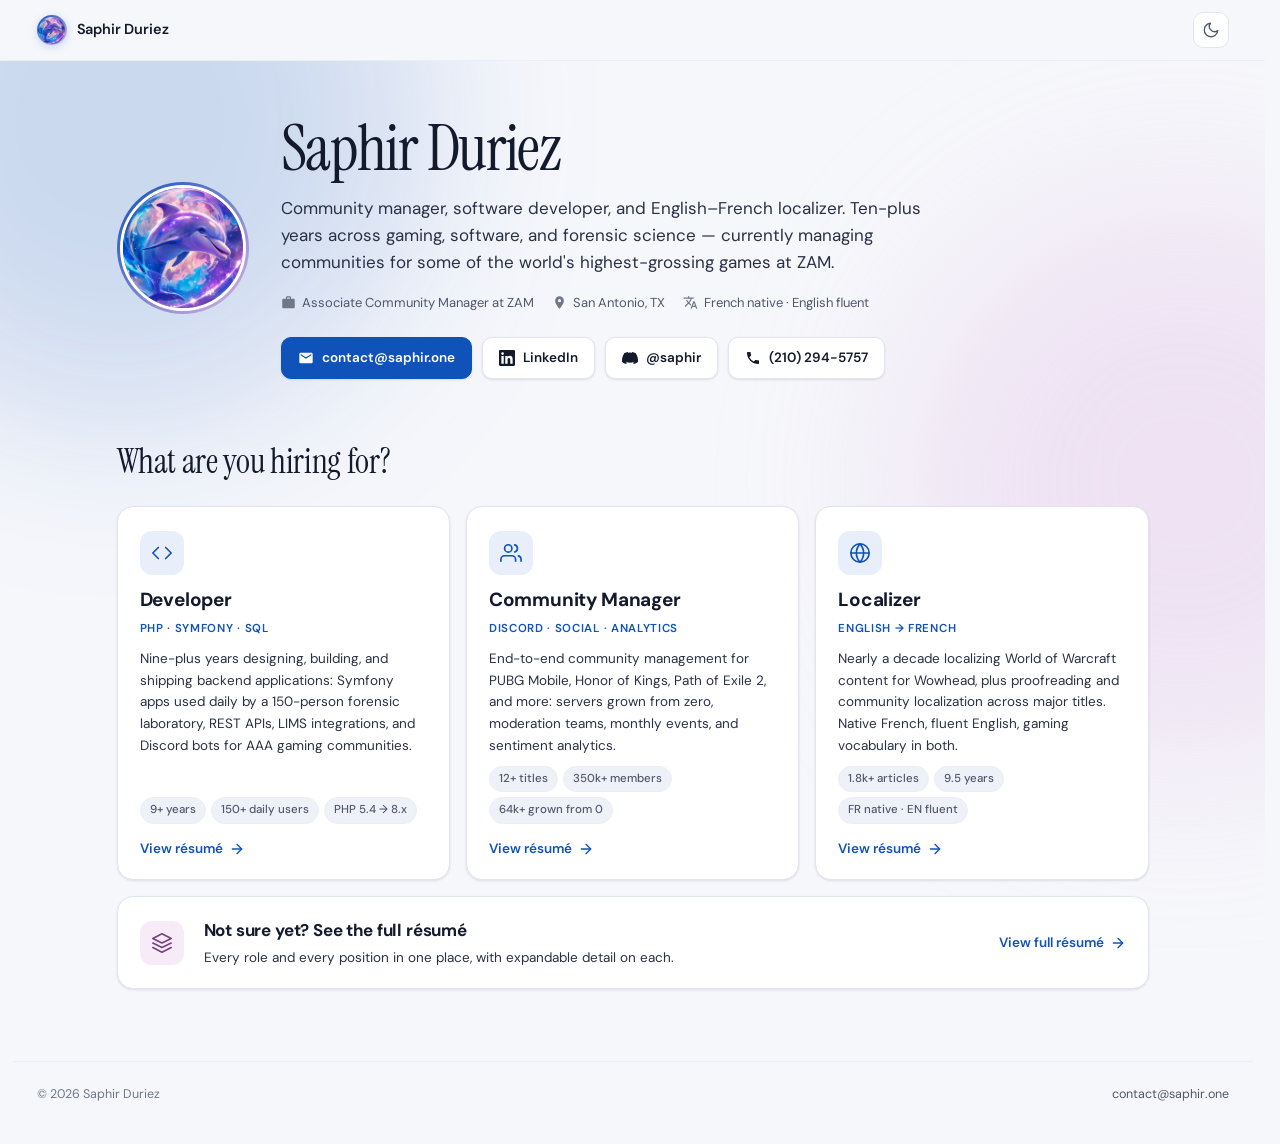
<file: index.html>
<!DOCTYPE html>
<html lang="en">
<head>
<meta charset="UTF-8">
<meta name="viewport" content="width=device-width, initial-scale=1">
<title>Saphir Duriez — Community Manager, Developer &amp; Localizer</title>
<meta name="description" content="Saphir Duriez: community manager, PHP/Symfony developer, and English–French localizer based in San Antonio, TX. Pick the résumé that matches the role you're hiring for.">
<link rel="canonical" href="https://www.saphir.one/">
<meta property="og:type" content="profile">
<meta property="og:title" content="Saphir Duriez — Community Manager, Developer &amp; Localizer">
<meta property="og:description" content="Ten-plus years across gaming, software, and forensic science. Choose the résumé that fits the role.">
<meta property="og:url" content="https://www.saphir.one/">
<meta property="og:image" content="https://www.saphir.one/avatar.jpg">
<meta name="twitter:card" content="summary">
<meta name="twitter:creator" content="@jdsaphir">
<meta name="theme-color" content="#f6f7fb" media="(prefers-color-scheme: light)">
<meta name="theme-color" content="#0d1017" media="(prefers-color-scheme: dark)">
<link rel="icon" href="/favicon.ico" sizes="any">
<link rel="icon" href="/assets/favicon-32.png" type="image/png" sizes="32x32">
<link rel="apple-touch-icon" href="/assets/apple-touch-icon.png">
<script>(function(){try{var t=localStorage.getItem('saphir-theme');if(t!=='light'&&t!=='dark'){t=window.matchMedia('(prefers-color-scheme: dark)').matches?'dark':'light';}document.documentElement.setAttribute('data-theme',t);}catch(e){}})();</script>
<link rel="preconnect" href="https://fonts.googleapis.com">
<link rel="preconnect" href="https://fonts.gstatic.com" crossorigin>
<link href="https://fonts.googleapis.com/css2?family=DM+Sans:opsz,wght@9..40,300..700&family=Instrument+Serif:ital@0;1&display=swap" rel="stylesheet">
<link rel="stylesheet" href="/assets/style.css">
<script type="application/ld+json">
{
  "@context": "https://schema.org",
  "@type": "Person",
  "name": "Saphir Duriez",
  "url": "https://www.saphir.one/",
  "image": "https://www.saphir.one/avatar.jpg",
  "email": "mailto:contact@saphir.one",
  "jobTitle": "Associate Community Manager",
  "worksFor": { "@type": "Organization", "name": "ZAM" },
  "address": { "@type": "PostalAddress", "addressLocality": "San Antonio", "addressRegion": "TX", "addressCountry": "US" },
  "sameAs": ["https://www.linkedin.com/in/jdsaphir/", "https://github.com/jdsaphir", "https://x.com/jdsaphir"],
  "knowsLanguage": ["fr", "en"]
}
</script>
</head>
<body>

<a class="skip" href="#choose">Skip to résumé choices</a>

<header class="topbar">
  <div class="topbar-inner">
    <a class="brand" href="/"><span class="brand-ava" aria-hidden="true"><img src="/avatar.jpg" alt="" width="30" height="30"></span><span>Saphir Duriez</span></a>
    <div class="topbar-actions">
      <button class="icon-btn" type="button" data-theme-toggle aria-label="Toggle dark theme">
        <svg class="i-moon" viewBox="0 0 24 24" aria-hidden="true"><path d="M21 12.79A9 9 0 1 1 11.21 3 7 7 0 0 0 21 12.79z"/></svg>
        <svg class="i-sun" viewBox="0 0 24 24" aria-hidden="true"><circle cx="12" cy="12" r="5"/><line x1="12" y1="1" x2="12" y2="3"/><line x1="12" y1="21" x2="12" y2="23"/><line x1="4.22" y1="4.22" x2="5.64" y2="5.64"/><line x1="18.36" y1="18.36" x2="19.78" y2="19.78"/><line x1="1" y1="12" x2="3" y2="12"/><line x1="21" y1="12" x2="23" y2="12"/><line x1="4.22" y1="19.78" x2="5.64" y2="18.36"/><line x1="18.36" y1="5.64" x2="19.78" y2="4.22"/></svg>
      </button>
    </div>
  </div>
</header>

<div class="landing">
  <main class="landing-inner">

    <section class="hero">
      <div class="avatar"><img src="/avatar.jpg" alt="Portrait of Saphir Duriez" width="132" height="132"></div>
      <div>
        <h1 class="hero-name">Saphir Duriez</h1>
        <p class="hero-tag">Community manager, software developer, and English–French localizer. Ten-plus years across gaming, software, and forensic science — currently managing communities for some of the world's highest-grossing games at ZAM.</p>
        <div class="hero-meta">
          <span><svg viewBox="0 0 24 24" aria-hidden="true"><path d="M20 6h-4V4c0-1.11-.89-2-2-2h-4c-1.11 0-2 .89-2 2v2H4c-1.11 0-2 .89-2 2v11c0 1.11.89 2 2 2h16c1.11 0 2-.89 2-2V8c0-1.11-.89-2-2-2zm-6 0h-4V4h4v2z"/></svg>Associate Community Manager at ZAM</span>
          <span><svg viewBox="0 0 24 24" aria-hidden="true"><path d="M12 2C8.13 2 5 5.13 5 9c0 5.25 7 13 7 13s7-7.75 7-13c0-3.87-3.13-7-7-7zm0 9.5A2.5 2.5 0 1112 6.5a2.5 2.5 0 010 5z"/></svg>San Antonio, TX</span>
          <span><svg viewBox="0 0 24 24" aria-hidden="true"><path d="M12.87 15.07l-2.54-2.51.03-.03A17.52 17.52 0 0014.07 6H17V4h-7V2H8v2H1v2h11.17C11.5 7.92 10.44 9.75 9 11.35 8.07 10.32 7.3 9.19 6.69 8h-2c.73 1.63 1.73 3.17 2.98 4.56l-5.09 5.02L4 19l5-5 3.11 3.11.76-2.04zM18.5 10h-2L12 22h2l1.12-3h4.75L21 22h2l-4.5-12zm-2.62 7l1.62-4.33L19.12 17h-3.24z"/></svg>French native · English fluent</span>
        </div>
        <div class="hero-cta">
          <a class="btn primary" href="mailto:contact@saphir.one"><svg viewBox="0 0 24 24" aria-hidden="true"><path d="M20 4H4c-1.1 0-2 .9-2 2v12c0 1.1.9 2 2 2h16c1.1 0 2-.9 2-2V6c0-1.1-.9-2-2-2zm0 4l-8 5-8-5V6l8 5 8-5v2z"/></svg>contact@saphir.one</a>
          <a class="btn" href="https://www.linkedin.com/in/jdsaphir/" target="_blank" rel="noopener"><svg viewBox="0 0 24 24" aria-hidden="true"><path d="M20.447 20.452h-3.554v-5.569c0-1.328-.027-3.037-1.852-3.037-1.853 0-2.136 1.445-2.136 2.939v5.667H9.351V9h3.414v1.561h.046c.477-.9 1.637-1.85 3.37-1.85 3.601 0 4.267 2.37 4.267 5.455v6.286zM5.337 7.433a2.062 2.062 0 01-2.063-2.065 2.064 2.064 0 112.063 2.065zm1.782 13.019H3.555V9h3.564v11.452zM22.225 0H1.771C.792 0 0 .774 0 1.729v20.542C0 23.227.792 24 1.771 24h20.451C23.2 24 24 23.227 24 22.271V1.729C24 .774 23.2 0 22.222 0h.003z"/></svg>LinkedIn</a>
          <span class="btn static" title="Discord"><svg viewBox="0 0 24 24" role="img" aria-label="Discord"><path d="M20.317 4.37a19.791 19.791 0 00-4.885-1.515.074.074 0 00-.079.037c-.21.375-.444.864-.608 1.25a18.27 18.27 0 00-5.487 0 12.64 12.64 0 00-.617-1.25.077.077 0 00-.079-.037A19.736 19.736 0 003.677 4.37a.07.07 0 00-.032.027C.533 9.046-.32 13.58.099 18.057a.082.082 0 00.031.057 19.9 19.9 0 005.993 3.03.078.078 0 00.084-.028c.462-.63.874-1.295 1.226-1.994a.076.076 0 00-.041-.106 13.107 13.107 0 01-1.872-.892.077.077 0 01-.008-.128c.126-.094.252-.192.372-.292a.074.074 0 01.077-.01c3.928 1.793 8.18 1.793 12.062 0a.074.074 0 01.078.01c.12.098.246.198.373.292a.077.077 0 01-.006.127 12.299 12.299 0 01-1.873.892.077.077 0 00-.041.107c.36.698.772 1.362 1.225 1.993a.076.076 0 00.084.028 19.839 19.839 0 006.002-3.03.077.077 0 00.032-.054c.5-5.177-.838-9.674-3.549-13.66a.061.061 0 00-.031-.03z"/></svg>@saphir</span>
          <a class="btn" href="tel:+12102945757"><svg viewBox="0 0 24 24" aria-hidden="true"><path d="M6.62 10.79a15.05 15.05 0 006.59 6.59l2.2-2.2a1 1 0 011.01-.24c1.12.37 2.33.57 3.58.57a1 1 0 011 1V20a1 1 0 01-1 1A17 17 0 013 4a1 1 0 011-1h3.5a1 1 0 011 1c0 1.25.2 2.46.57 3.58a1 1 0 01-.24 1.01l-2.21 2.2z"/></svg>(210) 294-5757</a>
        </div>
      </div>
    </section>

    <section class="choose" id="choose">
      <div class="choose-head">
        <h2>What are you hiring for?</h2>
      </div>

      <div class="role-grid">

        <a class="role-card" href="/developer">
          <div class="role-icon"><svg viewBox="0 0 24 24" aria-hidden="true"><polyline points="16 18 22 12 16 6"/><polyline points="8 6 2 12 8 18"/></svg></div>
          <h3>Developer</h3>
          <div class="sub">PHP · Symfony · SQL</div>
          <p>Nine-plus years designing, building, and shipping backend applications: Symfony apps used daily by a 150-person forensic laboratory, REST APIs, LIMS integrations, and Discord bots for AAA gaming communities.</p>
          <div class="role-facts"><span>9+ years</span><span>150+ daily users</span><span>PHP 5.4 → 8.x</span></div>
          <span class="role-go">View résumé <svg viewBox="0 0 24 24" aria-hidden="true"><line x1="5" y1="12" x2="19" y2="12"/><polyline points="12 5 19 12 12 19"/></svg></span>
        </a>

        <a class="role-card" href="/community">
          <div class="role-icon"><svg viewBox="0 0 24 24" aria-hidden="true"><path d="M17 21v-2a4 4 0 0 0-4-4H5a4 4 0 0 0-4 4v2"/><circle cx="9" cy="7" r="4"/><path d="M23 21v-2a4 4 0 0 0-3-3.87"/><path d="M16 3.13a4 4 0 0 1 0 7.75"/></svg></div>
          <h3>Community Manager</h3>
          <div class="sub">Discord · Social · Analytics</div>
          <p>End-to-end community management for PUBG Mobile, Honor of Kings, Path of Exile 2, and more: servers grown from zero, moderation teams, monthly events, and sentiment analytics.</p>
          <div class="role-facts"><span>12+ titles</span><span>350k+ members</span><span>64k+ grown from 0</span></div>
          <span class="role-go">View résumé <svg viewBox="0 0 24 24" aria-hidden="true"><line x1="5" y1="12" x2="19" y2="12"/><polyline points="12 5 19 12 12 19"/></svg></span>
        </a>

        <a class="role-card" href="/localizer">
          <div class="role-icon"><svg viewBox="0 0 24 24" aria-hidden="true"><circle cx="12" cy="12" r="10"/><line x1="2" y1="12" x2="22" y2="12"/><path d="M12 2a15.3 15.3 0 0 1 4 10 15.3 15.3 0 0 1-4 10 15.3 15.3 0 0 1-4-10 15.3 15.3 0 0 1 4-10z"/></svg></div>
          <h3>Localizer</h3>
          <div class="sub">English → French</div>
          <p>Nearly a decade localizing World of Warcraft content for Wowhead, plus proofreading and community localization across major titles. Native French, fluent English, gaming vocabulary in both.</p>
          <div class="role-facts"><span>1.8k+ articles</span><span>9.5 years</span><span>FR native · EN fluent</span></div>
          <span class="role-go">View résumé <svg viewBox="0 0 24 24" aria-hidden="true"><line x1="5" y1="12" x2="19" y2="12"/><polyline points="12 5 19 12 12 19"/></svg></span>
        </a>

        <a class="role-card wide" href="/general">
          <div class="role-icon"><svg viewBox="0 0 24 24" aria-hidden="true"><polygon points="12 2 2 7 12 12 22 7 12 2"/><polyline points="2 17 12 22 22 17"/><polyline points="2 12 12 17 22 12"/></svg></div>
          <div class="wide-text">
            <h3>Not sure yet? See the full résumé</h3>
            <p>Every role and every position in one place, with expandable detail on each.</p>
          </div>
          <span class="role-go">View full résumé <svg viewBox="0 0 24 24" aria-hidden="true"><line x1="5" y1="12" x2="19" y2="12"/><polyline points="12 5 19 12 12 19"/></svg></span>
        </a>

      </div>
    </section>

  </main>
</div>

<footer class="footer">
  <span>© 2026 Saphir Duriez</span>
  <span><a href="mailto:contact@saphir.one">contact@saphir.one</a></span>
</footer>

<script src="/assets/site.js"></script>
</body>
</html>
</file>
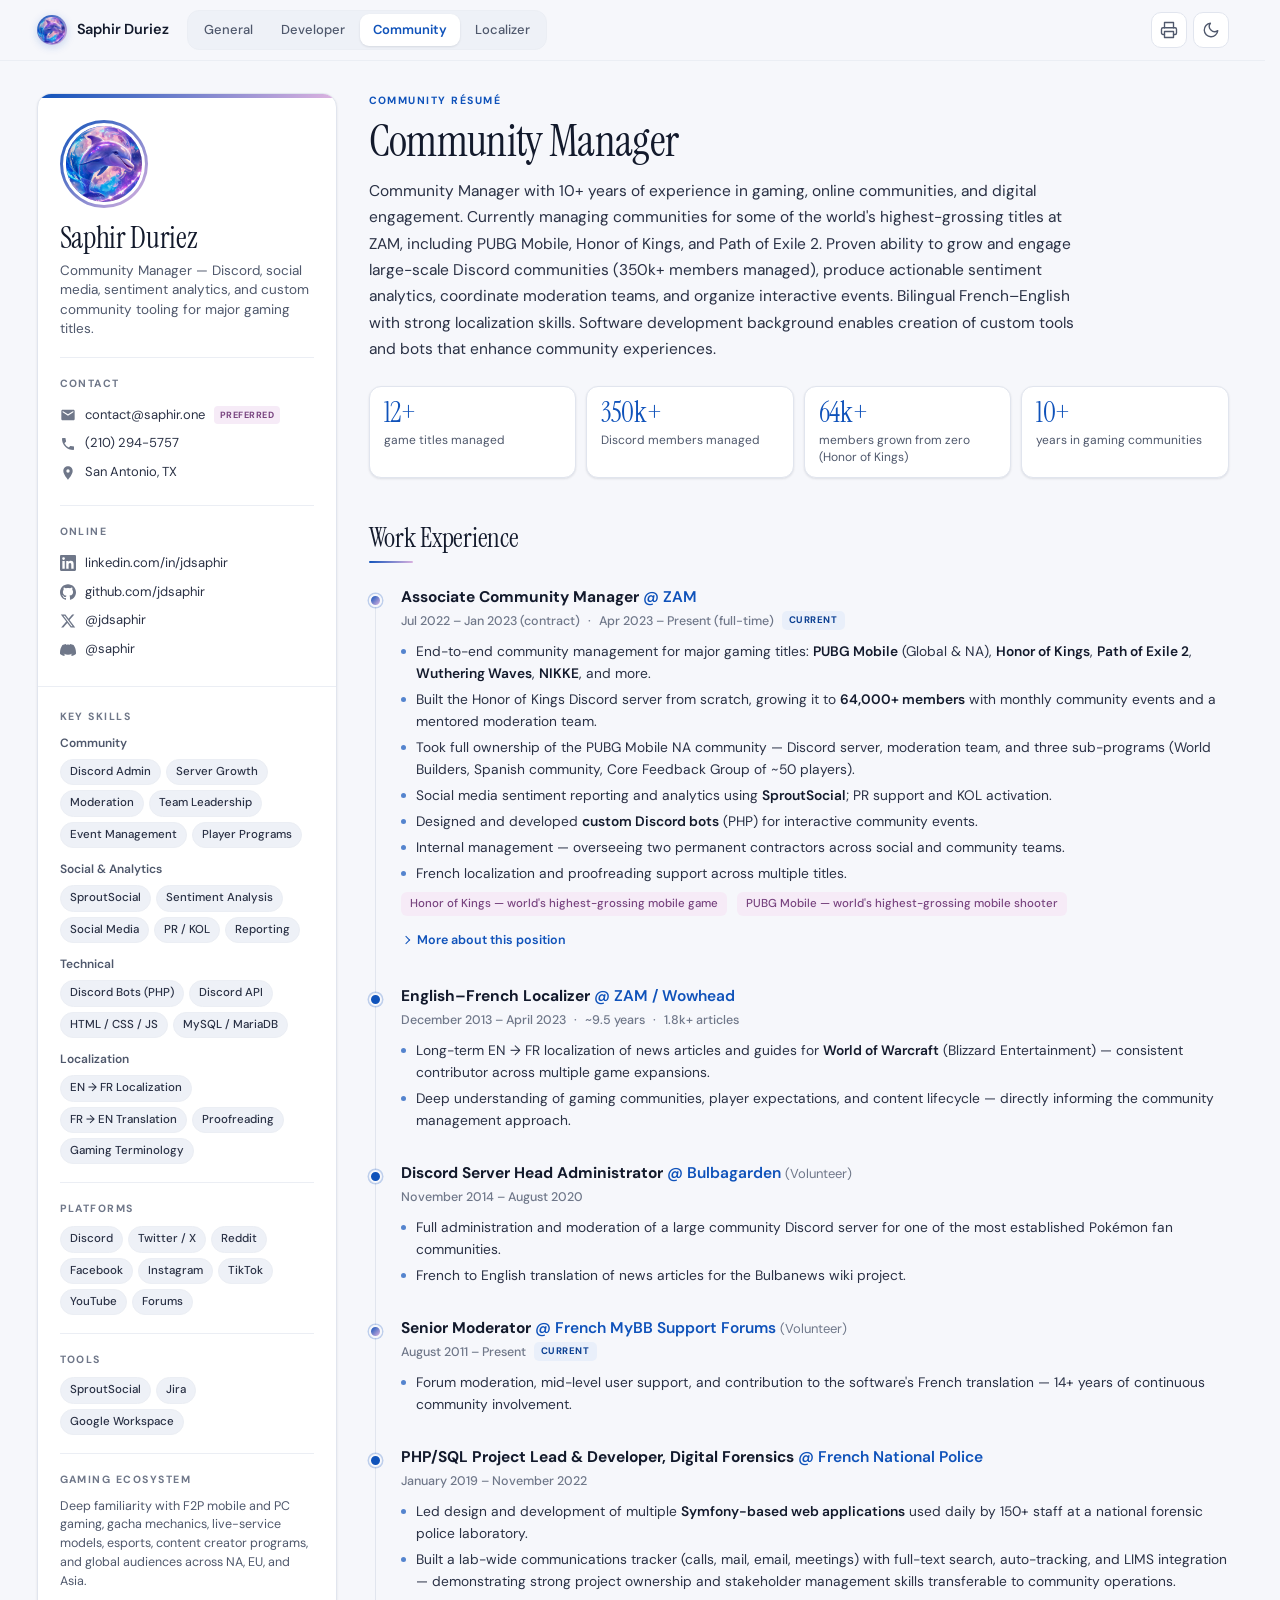
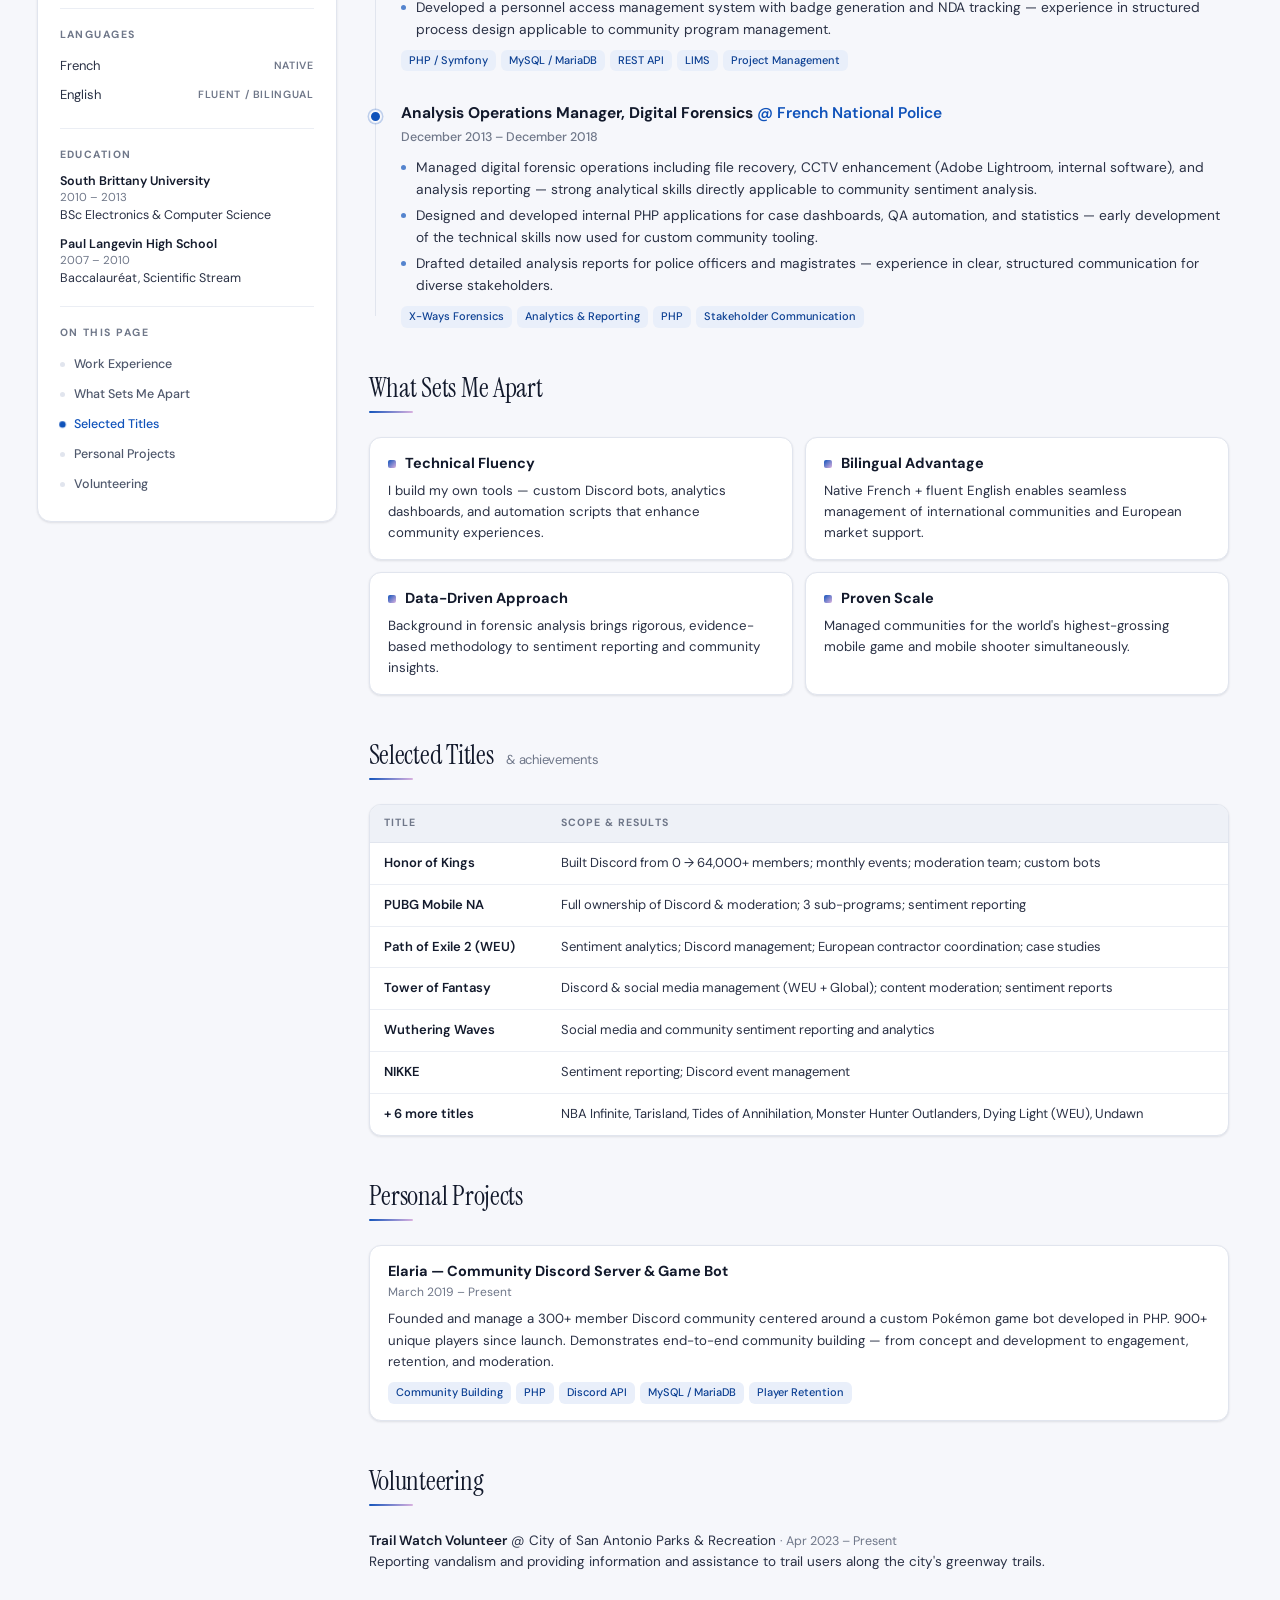
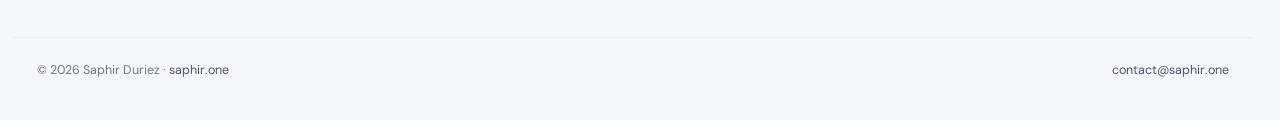
<file: community.html>
<!DOCTYPE html>
<html lang="en">
<head>
<meta charset="UTF-8">
<meta name="viewport" content="width=device-width, initial-scale=1">
<title>Saphir Duriez — Community Manager Résumé</title>
<meta name="description" content="Community manager résumé of Saphir Duriez: Discord and social media management for PUBG Mobile, Honor of Kings, Path of Exile 2 and more. 12+ titles, 350k+ members managed, sentiment analytics, custom bots.">
<link rel="canonical" href="https://www.saphir.one/community">
<meta property="og:type" content="profile">
<meta property="og:title" content="Saphir Duriez — Community Manager">
<meta property="og:description" content="10+ years in gaming communities. 12+ titles, 350k+ Discord members managed, servers grown from zero, sentiment analytics.">
<meta property="og:url" content="https://www.saphir.one/community">
<meta property="og:image" content="https://www.saphir.one/avatar.jpg">
<meta name="theme-color" content="#f6f7fb" media="(prefers-color-scheme: light)">
<meta name="theme-color" content="#0d1017" media="(prefers-color-scheme: dark)">
<link rel="icon" href="/favicon.ico" sizes="any">
<link rel="icon" href="/assets/favicon-32.png" type="image/png" sizes="32x32">
<link rel="apple-touch-icon" href="/assets/apple-touch-icon.png">
<script>(function(){try{var t=localStorage.getItem('saphir-theme');if(t!=='light'&&t!=='dark'){t=window.matchMedia('(prefers-color-scheme: dark)').matches?'dark':'light';}document.documentElement.setAttribute('data-theme',t);}catch(e){}})();</script>
<link rel="preconnect" href="https://fonts.googleapis.com">
<link rel="preconnect" href="https://fonts.gstatic.com" crossorigin>
<link href="https://fonts.googleapis.com/css2?family=DM+Sans:opsz,wght@9..40,300..700&family=Instrument+Serif:ital@0;1&display=swap" rel="stylesheet">
<link rel="stylesheet" href="/assets/style.css">
</head>
<body>

<a class="skip" href="#main">Skip to content</a>

<header class="topbar">
  <div class="topbar-inner">
    <a class="brand" href="/" aria-label="Back to saphir.one"><span class="brand-ava" aria-hidden="true"><img src="/avatar.jpg" alt="" width="30" height="30"></span><span>Saphir Duriez</span></a>
    <nav class="role-switch" aria-label="Résumé versions">
      <a href="/general">General</a>
      <a href="/developer">Developer</a>
      <a href="/community" aria-current="page">Community</a>
      <a href="/localizer">Localizer</a>
    </nav>
    <div class="topbar-actions">
      <button class="icon-btn" type="button" data-print title="Print or save as PDF" aria-label="Print or save as PDF">
        <svg viewBox="0 0 24 24" aria-hidden="true"><polyline points="6 9 6 2 18 2 18 9"/><path d="M6 18H4a2 2 0 0 1-2-2v-5a2 2 0 0 1 2-2h16a2 2 0 0 1 2 2v5a2 2 0 0 1-2 2h-2"/><rect x="6" y="14" width="12" height="8"/></svg>
      </button>
      <button class="icon-btn" type="button" data-theme-toggle aria-label="Toggle dark theme">
        <svg class="i-moon" viewBox="0 0 24 24" aria-hidden="true"><path d="M21 12.79A9 9 0 1 1 11.21 3 7 7 0 0 0 21 12.79z"/></svg>
        <svg class="i-sun" viewBox="0 0 24 24" aria-hidden="true"><circle cx="12" cy="12" r="5"/><line x1="12" y1="1" x2="12" y2="3"/><line x1="12" y1="21" x2="12" y2="23"/><line x1="4.22" y1="4.22" x2="5.64" y2="5.64"/><line x1="18.36" y1="18.36" x2="19.78" y2="19.78"/><line x1="1" y1="12" x2="3" y2="12"/><line x1="21" y1="12" x2="23" y2="12"/><line x1="4.22" y1="19.78" x2="5.64" y2="18.36"/><line x1="18.36" y1="5.64" x2="19.78" y2="4.22"/></svg>
      </button>
    </div>
  </div>
</header>

<div class="wrap">
<div class="layout">

  <div class="side-col">

    <section class="side side-top">
      <div class="avatar"><img src="/avatar.jpg" alt="Portrait of Saphir Duriez" width="88" height="88"></div>
      <h1 class="side-name">Saphir Duriez</h1>
      <p class="side-role">Community Manager — Discord, social media, sentiment analytics, and custom community tooling for major gaming titles.</p>

      <div class="side-sep"></div>
      <div class="eyebrow">Contact</div>
      <ul class="list">
        <li><a class="row" href="mailto:contact@saphir.one"><span class="ic"><svg viewBox="0 0 24 24" aria-hidden="true"><path d="M20 4H4c-1.1 0-2 .9-2 2v12c0 1.1.9 2 2 2h16c1.1 0 2-.9 2-2V6c0-1.1-.9-2-2-2zm0 4l-8 5-8-5V6l8 5 8-5v2z"/></svg></span><span class="txt">contact@saphir.one</span><span class="pref">Preferred</span></a></li>
        <li><a class="row" href="tel:+12102945757"><span class="ic"><svg viewBox="0 0 24 24" aria-hidden="true"><path d="M6.62 10.79a15.05 15.05 0 006.59 6.59l2.2-2.2a1 1 0 011.01-.24c1.12.37 2.33.57 3.58.57a1 1 0 011 1V20a1 1 0 01-1 1A17 17 0 013 4a1 1 0 011-1h3.5a1 1 0 011 1c0 1.25.2 2.46.57 3.58a1 1 0 01-.24 1.01l-2.21 2.2z"/></svg></span><span class="txt">(210) 294-5757</span></a></li>
        <li><div class="row"><span class="ic"><svg viewBox="0 0 24 24" aria-hidden="true"><path d="M12 2C8.13 2 5 5.13 5 9c0 5.25 7 13 7 13s7-7.75 7-13c0-3.87-3.13-7-7-7zm0 9.5A2.5 2.5 0 1112 6.5a2.5 2.5 0 010 5z"/></svg></span><span class="txt">San Antonio, TX</span></div></li>
      </ul>

      <div class="side-sep"></div>
      <div class="eyebrow">Online</div>
      <ul class="list">
        <li><a class="row" href="https://www.linkedin.com/in/jdsaphir/" target="_blank" rel="noopener"><span class="ic"><svg viewBox="0 0 24 24" aria-hidden="true"><path d="M20.447 20.452h-3.554v-5.569c0-1.328-.027-3.037-1.852-3.037-1.853 0-2.136 1.445-2.136 2.939v5.667H9.351V9h3.414v1.561h.046c.477-.9 1.637-1.85 3.37-1.85 3.601 0 4.267 2.37 4.267 5.455v6.286zM5.337 7.433a2.062 2.062 0 01-2.063-2.065 2.064 2.064 0 112.063 2.065zm1.782 13.019H3.555V9h3.564v11.452zM22.225 0H1.771C.792 0 0 .774 0 1.729v20.542C0 23.227.792 24 1.771 24h20.451C23.2 24 24 23.227 24 22.271V1.729C24 .774 23.2 0 22.222 0h.003z"/></svg></span><span class="txt">linkedin.com/in/jdsaphir</span></a></li>
        <li><a class="row" href="https://github.com/jdsaphir" target="_blank" rel="noopener"><span class="ic"><svg viewBox="0 0 24 24" aria-hidden="true"><path d="M12 .297c-6.63 0-12 5.373-12 12 0 5.303 3.438 9.8 8.205 11.385.6.113.82-.258.82-.577 0-.285-.01-1.04-.015-2.04-3.338.724-4.042-1.61-4.042-1.61C4.422 18.07 3.633 17.7 3.633 17.7c-1.087-.744.084-.729.084-.729 1.205.084 1.838 1.236 1.838 1.236 1.07 1.835 2.809 1.305 3.495.998.108-.776.417-1.305.76-1.605-2.665-.3-5.466-1.332-5.466-5.93 0-1.31.465-2.38 1.235-3.22-.135-.303-.54-1.523.105-3.176 0 0 1.005-.322 3.3 1.23.96-.267 1.98-.399 3-.405 1.02.006 2.04.138 3 .405 2.28-1.552 3.285-1.23 3.285-1.23.645 1.653.24 2.873.12 3.176.765.84 1.23 1.91 1.23 3.22 0 4.61-2.805 5.625-5.475 5.92.42.36.81 1.096.81 2.22 0 1.606-.015 2.896-.015 3.286 0 .315.21.69.825.57C20.565 22.092 24 17.592 24 12.297c0-6.627-5.373-12-12-12"/></svg></span><span class="txt">github.com/jdsaphir</span></a></li>
        <li><a class="row" href="https://x.com/jdsaphir" target="_blank" rel="noopener"><span class="ic"><svg viewBox="0 0 24 24" aria-hidden="true"><path d="M18.244 2.25h3.308l-7.227 8.26 8.502 11.24H16.17l-5.214-6.817L4.99 21.75H1.68l7.73-8.835L1.254 2.25H8.08l4.713 6.231zm-1.161 17.52h1.833L7.084 4.126H5.117z"/></svg></span><span class="txt">@jdsaphir</span></a></li>
        <li><div class="row"><span class="ic"><svg viewBox="0 0 24 24" aria-hidden="true"><path d="M20.317 4.37a19.791 19.791 0 00-4.885-1.515.074.074 0 00-.079.037c-.21.375-.444.864-.608 1.25a18.27 18.27 0 00-5.487 0 12.64 12.64 0 00-.617-1.25.077.077 0 00-.079-.037A19.736 19.736 0 003.677 4.37a.07.07 0 00-.032.027C.533 9.046-.32 13.58.099 18.057a.082.082 0 00.031.057 19.9 19.9 0 005.993 3.03.078.078 0 00.084-.028c.462-.63.874-1.295 1.226-1.994a.076.076 0 00-.041-.106 13.107 13.107 0 01-1.872-.892.077.077 0 01-.008-.128c.126-.094.252-.192.372-.292a.074.074 0 01.077-.01c3.928 1.793 8.18 1.793 12.062 0a.074.074 0 01.078.01c.12.098.246.198.373.292a.077.077 0 01-.006.127 12.299 12.299 0 01-1.873.892.077.077 0 00-.041.107c.36.698.772 1.362 1.225 1.993a.076.076 0 00.084.028 19.839 19.839 0 006.002-3.03.077.077 0 00.032-.054c.5-5.177-.838-9.674-3.549-13.66a.061.061 0 00-.031-.03z"/></svg></span><span class="txt">@saphir</span></div></li>
      </ul>
    </section>

    <section class="side side-more">
      <div class="eyebrow">Key Skills</div>
      <div class="skill-group">
        <div class="skill-group-title">Community</div>
        <div class="pills"><span class="pill">Discord Admin</span><span class="pill">Server Growth</span><span class="pill">Moderation</span><span class="pill">Team Leadership</span><span class="pill">Event Management</span><span class="pill">Player Programs</span></div>
      </div>
      <div class="skill-group">
        <div class="skill-group-title">Social &amp; Analytics</div>
        <div class="pills"><span class="pill">SproutSocial</span><span class="pill">Sentiment Analysis</span><span class="pill">Social Media</span><span class="pill">PR / KOL</span><span class="pill">Reporting</span></div>
      </div>
      <div class="skill-group">
        <div class="skill-group-title">Technical</div>
        <div class="pills"><span class="pill">Discord Bots (PHP)</span><span class="pill">Discord API</span><span class="pill">HTML / CSS / JS</span><span class="pill">MySQL / MariaDB</span></div>
      </div>
      <div class="skill-group">
        <div class="skill-group-title">Localization</div>
        <div class="pills"><span class="pill">EN → FR Localization</span><span class="pill">FR → EN Translation</span><span class="pill">Proofreading</span><span class="pill">Gaming Terminology</span></div>
      </div>

      <div class="side-sep"></div>
      <div class="eyebrow">Platforms</div>
      <div class="pills"><span class="pill">Discord</span><span class="pill">Twitter / X</span><span class="pill">Reddit</span><span class="pill">Facebook</span><span class="pill">Instagram</span><span class="pill">TikTok</span><span class="pill">YouTube</span><span class="pill">Forums</span></div>

      <div class="side-sep"></div>
      <div class="eyebrow">Tools</div>
      <div class="pills"><span class="pill">SproutSocial</span><span class="pill">Jira</span><span class="pill">Google Workspace</span></div>

      <div class="side-sep"></div>
      <div class="eyebrow">Gaming Ecosystem</div>
      <p class="note">Deep familiarity with F2P mobile and PC gaming, gacha mechanics, live-service models, esports, content creator programs, and global audiences across NA, EU, and Asia.</p>

      <div class="side-sep"></div>
      <div class="eyebrow">Languages</div>
      <div class="lang"><span>French</span><small>Native</small></div>
      <div class="lang"><span>English</span><small>Fluent / Bilingual</small></div>

      <div class="side-sep"></div>
      <div class="eyebrow">Education</div>
      <div class="mini"><b>South Brittany University</b><span>2010 – 2013</span>BSc Electronics &amp; Computer Science</div>
      <div class="mini"><b>Paul Langevin High School</b><span>2007 – 2010</span>Baccalauréat, Scientific Stream</div>

      <div class="side-nav-block">
        <div class="side-sep"></div>
        <div class="eyebrow">On this page</div>
        <nav class="side-nav" aria-label="Sections">
          <a href="#work">Work Experience</a>
          <a href="#strengths">What Sets Me Apart</a>
          <a href="#titles">Selected Titles</a>
          <a href="#projects">Personal Projects</a>
          <a href="#volunteer">Volunteering</a>
        </nav>
      </div>
    </section>

  </div>

  <main id="main" class="main">

    <header class="page-head">
      <div class="eyebrow">Community résumé</div>
      <h2 class="title">Community Manager</h2>
      <p class="lede">Community Manager with 10+ years of experience in gaming, online communities, and digital engagement. Currently managing communities for some of the world's highest-grossing titles at ZAM, including PUBG Mobile, Honor of Kings, and Path of Exile 2. Proven ability to grow and engage large-scale Discord communities (350k+ members managed), produce actionable sentiment analytics, coordinate moderation teams, and organize interactive events. Bilingual French–English with strong localization skills. Software development background enables creation of custom tools and bots that enhance community experiences.</p>
      <div class="stats">
        <div class="stat"><b>12+</b><span>game titles managed</span></div>
        <div class="stat"><b>350k+</b><span>Discord members managed</span></div>
        <div class="stat"><b>64k+</b><span>members grown from zero (Honor of Kings)</span></div>
        <div class="stat"><b>10+</b><span>years in gaming communities</span></div>
      </div>
    </header>

    <section class="section" id="work">
      <h2 class="section-title">Work Experience</h2>
      <div class="rule"></div>
      <ol class="tl">

        <li class="tl-item is-current">
          <span class="tl-dot"></span>
          <h3 class="job-title">Associate Community Manager <span class="job-org">@ <a href="https://www.zam.com/" target="_blank" rel="noopener">ZAM</a></span></h3>
          <div class="job-meta"><span>Jul 2022 – Jan 2023 (contract)</span><span aria-hidden="true">·</span><span>Apr 2023 – Present (full-time)</span><span class="badge">Current</span></div>
          <ul class="job-points">
            <li>End-to-end community management for major gaming titles: <strong>PUBG Mobile</strong> (Global &amp; NA), <strong>Honor of Kings</strong>, <strong>Path of Exile 2</strong>, <strong>Wuthering Waves</strong>, <strong>NIKKE</strong>, and more.</li>
            <li>Built the Honor of Kings Discord server from scratch, growing it to <strong>64,000+ members</strong> with monthly community events and a mentored moderation team.</li>
            <li>Took full ownership of the PUBG Mobile NA community — Discord server, moderation team, and three sub-programs (World Builders, Spanish community, Core Feedback Group of ~50 players).</li>
            <li>Social media sentiment reporting and analytics using <strong>SproutSocial</strong>; PR support and KOL activation.</li>
            <li>Designed and developed <strong>custom Discord bots</strong> (PHP) for interactive community events.</li>
            <li>Internal management — overseeing two permanent contractors across social and community teams.</li>
            <li>French localization and proofreading support across multiple titles.</li>
          </ul>
          <div>
            <span class="hl">Honor of Kings — world's highest-grossing mobile game</span>
            <span class="hl">PUBG Mobile — world's highest-grossing mobile shooter</span>
          </div>
          <details class="more">
            <summary><span class="lbl-open">More about this position</span><span class="lbl-close">Less about this position</span></summary>
            <div class="more-body">
              <h4>History</h4>
              <p>First joined ZAM in July 2022 as a contractor, based in France, to support the Western European launch of Tower of Fantasy. Following relocation to the United States, the contract concluded in January 2023 when Tower of Fantasy WEU chose not to renew its agreement with the agency. In April 2023, ZAM hired full-time to support an expanding portfolio of games, starting with PUBG MOBILE and growing to encompass a wide range of titles across community management, social media, sentiment analytics, and localization.</p>
              <h4>Tower of Fantasy – Western Europe</h4>
              <p>During the contract period, assisted with the day-to-day management of the game's Discord server and other social media platforms for the Western European market. Responsibilities included community engagement, content moderation, management of the content creator program, and localization and proofreading work, primarily but not exclusively in French. Also performed limited localization work for PUBG MOBILE WEU during this period.</p>
              <h4>PUBG MOBILE</h4>
              <p>Began supporting PUBG MOBILE in April 2023, initially focusing on the Global and North American channels through social media engagement, responding to player posts and comments to maintain an active and positive community presence. Over time, the role expanded to include the production of regular sentiment reports tracking community mood and feedback trends, using SproutSocial for social media monitoring and analytics.</p>
              <p>Following staff changes within the company, took on broader ownership of the PUBG MOBILE North America community, becoming responsible for the management of its Discord server and the oversight of its moderation team. Also oversaw three distinct programs within the server:</p>
              <ul>
                <li><strong>World Builders:</strong> a program dedicated to players who enjoy creating custom in-game maps.</li>
                <li><strong>Spanish-speaking community:</strong> a dedicated space for the game's Spanish-language player base.</li>
                <li><strong>Core Feedback Group:</strong> a curated group of approximately 50 selected players providing structured feedback on upcoming features ahead of their release.</li>
              </ul>
              <h4>Tower of Fantasy – Global</h4>
              <p>Tower of Fantasy Global was the first fully owned project. Put in charge of the game's official Discord server, managing it and overseeing its moderation team. Responsibilities included supporting event management and producing sentiment reports, with a particular focus on community reception around game updates. Both the client and the moderation team responded positively throughout the project, and cooperation only ended when management of the title was transferred from its publisher back to its developer.</p>
              <h4>Honor of Kings</h4>
              <p>Honor of Kings became the second fully owned project, entrusted with building the game's official Discord server from the ground up. Grew the server to a healthy community of over 64,000 members, assembled and mentored a moderation team that remained active and engaged well beyond the end of the project, and organized monthly community events that fostered strong player loyalty and satisfaction. The work was well-received by the community, and the development team has since expressed interest in engaging as a freelancer to resume responsibilities on the server.</p>
              <p>Several of the community events organized featured custom Discord bots designed and developed in-house, drawing on a software development background to create interactive experiences for the community.</p>
              <h4>Additional Games</h4>
              <ul>
                <li><strong>Goddess of Victory: NIKKE</strong> – Sentiment reporting; Discord event management.</li>
                <li><strong>NBA Infinite</strong> – Discord bot development; assistance with Discord server management.</li>
                <li><strong>Tarisland</strong> – Assistance with Discord server management.</li>
                <li><strong>Wuthering Waves</strong> – Social media and community sentiment reporting and analytics.</li>
                <li><strong>Path of Exile 2 (Western Europe)</strong> – Sentiment reporting and analytics; Discord server management; assistance with European contractor management (French and German); case studies.</li>
                <li><strong>Tides of Annihilation</strong> – PR support; sentiment reporting; Discord market research and case studies.</li>
                <li><strong>Monster Hunter Outlanders</strong> – Beta support; bug report and feedback collection; sentiment reporting.</li>
                <li><strong>Codename Crime</strong> (final name pending) – Beta support; bug report and feedback collection; sentiment reporting.</li>
                <li><strong>Dying Light (Western Europe)</strong> – Support with KOL activation.</li>
                <li><strong>Undawn</strong> – Assistance with Discord server management.</li>
              </ul>
              <h4>Additional Responsibilities</h4>
              <p>Beyond game-specific work, taken on internal management duties, overseeing two permanent contractors hired to support the social and community teams and coordinating their workload, providing guidance, and ensuring consistency across deliverables.</p>
            </div>
          </details>
        </li>

        <li class="tl-item">
          <span class="tl-dot"></span>
          <h3 class="job-title">English–French Localizer <span class="job-org">@ <a href="https://www.zam.com/" target="_blank" rel="noopener">ZAM</a> / <a href="https://www.wowhead.com/" target="_blank" rel="noopener">Wowhead</a></span></h3>
          <div class="job-meta"><span>December 2013 – April 2023</span><span aria-hidden="true">·</span><span>~9.5 years</span><span aria-hidden="true">·</span><span>1.8k+ articles</span></div>
          <ul class="job-points">
            <li>Long-term EN → FR localization of news articles and guides for <strong>World of Warcraft</strong> (Blizzard Entertainment) — consistent contributor across multiple game expansions.</li>
            <li>Deep understanding of gaming communities, player expectations, and content lifecycle — directly informing the community management approach.</li>
          </ul>
        </li>

        <li class="tl-item">
          <span class="tl-dot"></span>
          <h3 class="job-title">Discord Server Head Administrator <span class="job-org">@ <a href="https://bulbagarden.net/" target="_blank" rel="noopener">Bulbagarden</a></span> <span class="job-vol">(Volunteer)</span></h3>
          <div class="job-meta"><span>November 2014 – August 2020</span></div>
          <ul class="job-points">
            <li>Full administration and moderation of a large community Discord server for one of the most established Pokémon fan communities.</li>
            <li>French to English translation of news articles for the Bulbanews wiki project.</li>
          </ul>
        </li>

        <li class="tl-item is-current">
          <span class="tl-dot"></span>
          <h3 class="job-title">Senior Moderator <span class="job-org">@ <a href="https://mybb.support/" target="_blank" rel="noopener">French MyBB Support Forums</a></span> <span class="job-vol">(Volunteer)</span></h3>
          <div class="job-meta"><span>August 2011 – Present</span><span class="badge">Current</span></div>
          <ul class="job-points">
            <li>Forum moderation, mid-level user support, and contribution to the software's French translation — 14+ years of continuous community involvement.</li>
          </ul>
        </li>

        <li class="tl-item">
          <span class="tl-dot"></span>
          <h3 class="job-title">PHP/SQL Project Lead &amp; Developer, Digital Forensics <span class="job-org">@ <a href="https://www.police-nationale.interieur.gouv.fr/" target="_blank" rel="noopener">French National Police</a></span></h3>
          <div class="job-meta"><span>January 2019 – November 2022</span></div>
          <ul class="job-points">
            <li>Led design and development of multiple <strong>Symfony-based web applications</strong> used daily by 150+ staff at a national forensic police laboratory.</li>
            <li>Built a lab-wide communications tracker (calls, mail, email, meetings) with full-text search, auto-tracking, and LIMS integration — demonstrating strong project ownership and stakeholder management skills transferable to community operations.</li>
            <li>Developed a personnel access management system with badge generation and NDA tracking — experience in structured process design applicable to community program management.</li>
          </ul>
          <div class="tags"><span class="tag">PHP / Symfony</span><span class="tag">MySQL / MariaDB</span><span class="tag">REST API</span><span class="tag">LIMS</span><span class="tag">Project Management</span></div>
        </li>

        <li class="tl-item">
          <span class="tl-dot"></span>
          <h3 class="job-title">Analysis Operations Manager, Digital Forensics <span class="job-org">@ <a href="https://www.police-nationale.interieur.gouv.fr/" target="_blank" rel="noopener">French National Police</a></span></h3>
          <div class="job-meta"><span>December 2013 – December 2018</span></div>
          <ul class="job-points">
            <li>Managed digital forensic operations including file recovery, CCTV enhancement (Adobe Lightroom, internal software), and analysis reporting — strong analytical skills directly applicable to community sentiment analysis.</li>
            <li>Designed and developed internal PHP applications for case dashboards, QA automation, and statistics — early development of the technical skills now used for custom community tooling.</li>
            <li>Drafted detailed analysis reports for police officers and magistrates — experience in clear, structured communication for diverse stakeholders.</li>
          </ul>
          <div class="tags"><span class="tag">X-Ways Forensics</span><span class="tag">Analytics &amp; Reporting</span><span class="tag">PHP</span><span class="tag">Stakeholder Communication</span></div>
        </li>

      </ol>
    </section>

    <section class="section" id="strengths">
      <h2 class="section-title">What Sets Me Apart</h2>
      <div class="rule"></div>
      <div class="grid-2">
        <div class="card strength"><h3>Technical Fluency</h3><p>I build my own tools — custom Discord bots, analytics dashboards, and automation scripts that enhance community experiences.</p></div>
        <div class="card strength"><h3>Bilingual Advantage</h3><p>Native French + fluent English enables seamless management of international communities and European market support.</p></div>
        <div class="card strength"><h3>Data-Driven Approach</h3><p>Background in forensic analysis brings rigorous, evidence-based methodology to sentiment reporting and community insights.</p></div>
        <div class="card strength"><h3>Proven Scale</h3><p>Managed communities for the world's highest-grossing mobile game and mobile shooter simultaneously.</p></div>
      </div>
    </section>

    <section class="section" id="titles">
      <h2 class="section-title">Selected Titles <small>&amp; achievements</small></h2>
      <div class="rule"></div>
      <div class="table-wrap">
        <table>
          <thead><tr><th scope="col">Title</th><th scope="col">Scope &amp; results</th></tr></thead>
          <tbody>
            <tr><td>Honor of Kings</td><td>Built Discord from 0 → 64,000+ members; monthly events; moderation team; custom bots</td></tr>
            <tr><td>PUBG Mobile NA</td><td>Full ownership of Discord &amp; moderation; 3 sub-programs; sentiment reporting</td></tr>
            <tr><td>Path of Exile 2 (WEU)</td><td>Sentiment analytics; Discord management; European contractor coordination; case studies</td></tr>
            <tr><td>Tower of Fantasy</td><td>Discord &amp; social media management (WEU + Global); content moderation; sentiment reports</td></tr>
            <tr><td>Wuthering Waves</td><td>Social media and community sentiment reporting and analytics</td></tr>
            <tr><td>NIKKE</td><td>Sentiment reporting; Discord event management</td></tr>
            <tr><td>+ 6 more titles</td><td>NBA Infinite, Tarisland, Tides of Annihilation, Monster Hunter Outlanders, Dying Light (WEU), Undawn</td></tr>
          </tbody>
        </table>
      </div>
    </section>

    <section class="section" id="projects">
      <h2 class="section-title">Personal Projects</h2>
      <div class="rule"></div>
      <div class="card">
        <h3><a href="https://discord.gg/elaria" target="_blank" rel="noopener">Elaria</a> — Community Discord Server &amp; Game Bot</h3>
        <div class="when">March 2019 – Present</div>
        <p>Founded and manage a 300+ member Discord community centered around a custom Pokémon game bot developed in PHP. 900+ unique players since launch. Demonstrates end-to-end community building — from concept and development to engagement, retention, and moderation.</p>
        <div class="tags"><span class="tag">Community Building</span><span class="tag">PHP</span><span class="tag">Discord API</span><span class="tag">MySQL / MariaDB</span><span class="tag">Player Retention</span></div>
      </div>
    </section>

    <section class="section" id="volunteer">
      <h2 class="section-title">Volunteering</h2>
      <div class="rule"></div>
      <ul class="compact">
        <li><b>Trail Watch Volunteer</b> @ City of San Antonio Parks &amp; Recreation <span class="when">· Apr 2023 – Present</span><br>Reporting vandalism and providing information and assistance to trail users along the city's greenway trails.</li>
      </ul>
    </section>

  </main>
</div>
</div>

<footer class="footer">
  <span>© 2026 Saphir Duriez · <a href="/">saphir.one</a></span>
  <span><a href="mailto:contact@saphir.one">contact@saphir.one</a></span>
</footer>

<script src="/assets/site.js"></script>
</body>
</html>
</file>
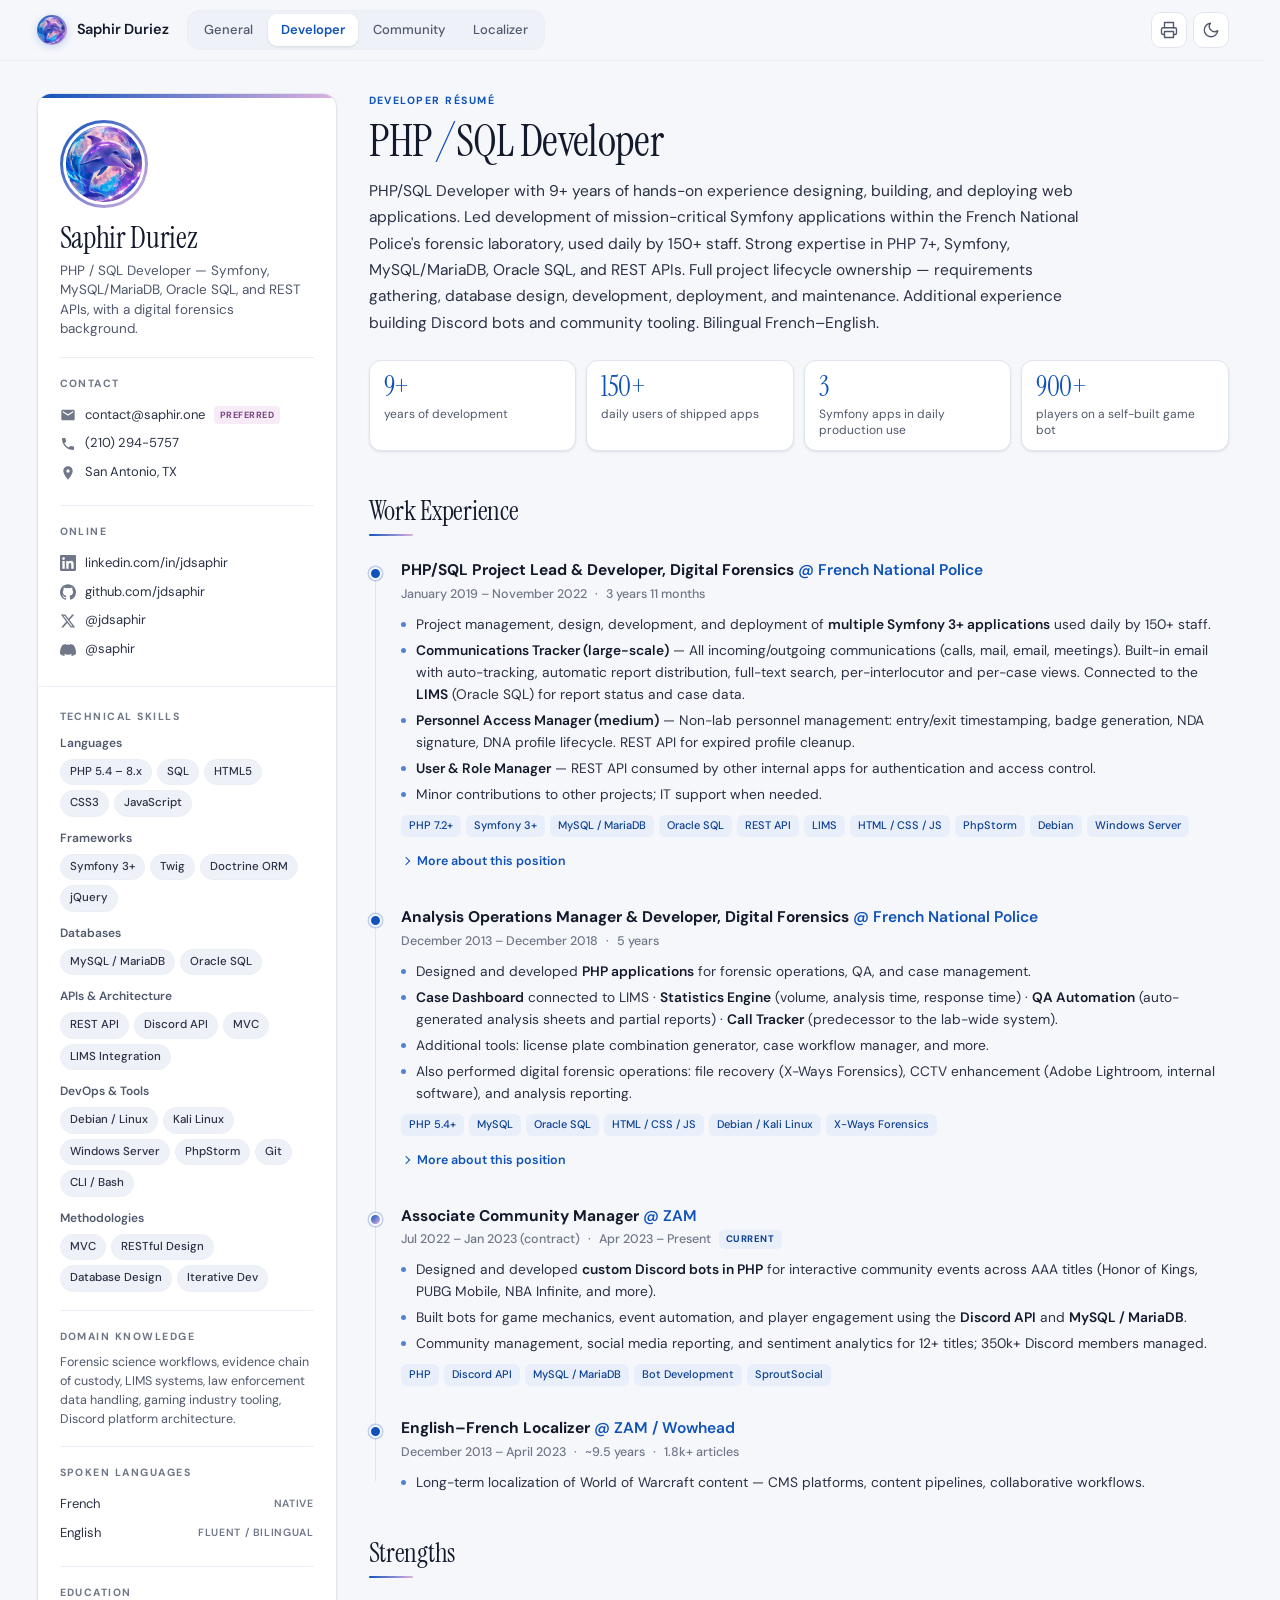
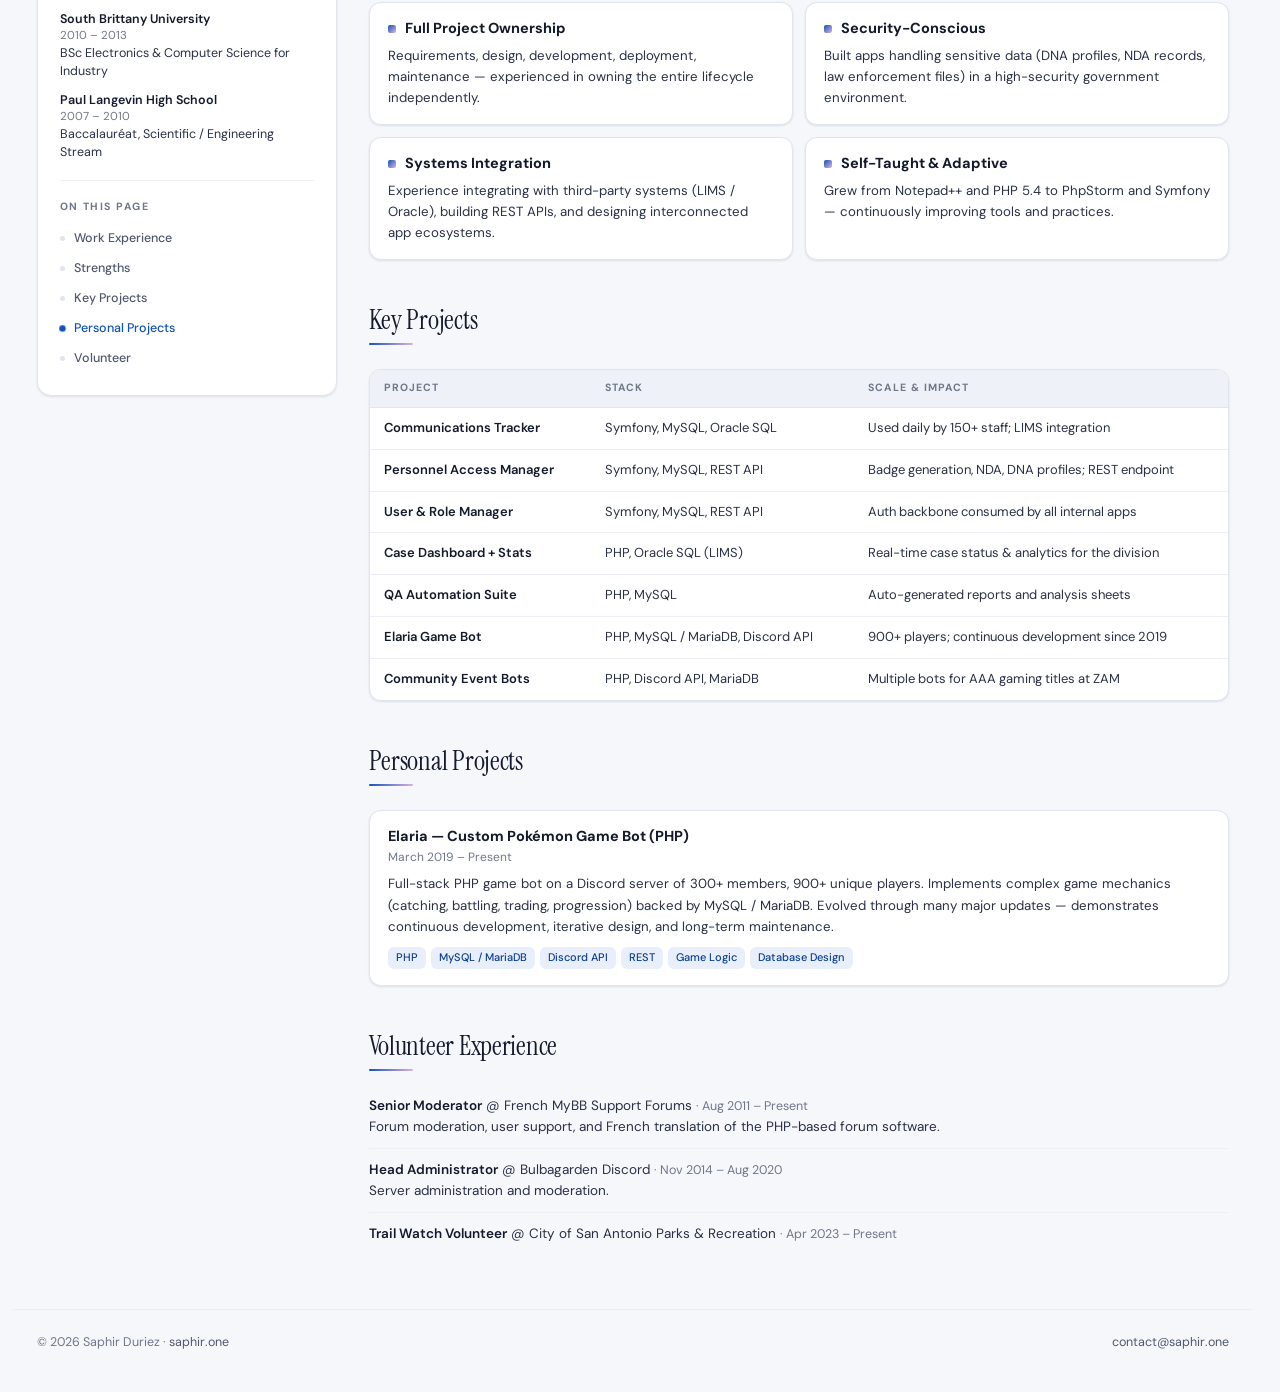
<file: developer.html>
<!DOCTYPE html>
<html lang="en">
<head>
<meta charset="UTF-8">
<meta name="viewport" content="width=device-width, initial-scale=1">
<title>Saphir Duriez — PHP / SQL Developer Résumé</title>
<meta name="description" content="PHP/SQL developer résumé of Saphir Duriez: 9+ years building Symfony applications, REST APIs, and LIMS integrations for the French National Police, plus Discord bots for gaming communities.">
<link rel="canonical" href="https://www.saphir.one/developer">
<meta property="og:type" content="profile">
<meta property="og:title" content="Saphir Duriez — PHP / SQL Developer">
<meta property="og:description" content="9+ years of PHP, Symfony, MySQL/MariaDB, Oracle SQL, and REST APIs. Mission-critical apps used daily by 150+ staff.">
<meta property="og:url" content="https://www.saphir.one/developer">
<meta property="og:image" content="https://www.saphir.one/avatar.jpg">
<meta name="theme-color" content="#f6f7fb" media="(prefers-color-scheme: light)">
<meta name="theme-color" content="#0d1017" media="(prefers-color-scheme: dark)">
<link rel="icon" href="/favicon.ico" sizes="any">
<link rel="icon" href="/assets/favicon-32.png" type="image/png" sizes="32x32">
<link rel="apple-touch-icon" href="/assets/apple-touch-icon.png">
<script>(function(){try{var t=localStorage.getItem('saphir-theme');if(t!=='light'&&t!=='dark'){t=window.matchMedia('(prefers-color-scheme: dark)').matches?'dark':'light';}document.documentElement.setAttribute('data-theme',t);}catch(e){}})();</script>
<link rel="preconnect" href="https://fonts.googleapis.com">
<link rel="preconnect" href="https://fonts.gstatic.com" crossorigin>
<link href="https://fonts.googleapis.com/css2?family=DM+Sans:opsz,wght@9..40,300..700&family=Instrument+Serif:ital@0;1&display=swap" rel="stylesheet">
<link rel="stylesheet" href="/assets/style.css">
</head>
<body>

<a class="skip" href="#main">Skip to content</a>

<header class="topbar">
  <div class="topbar-inner">
    <a class="brand" href="/" aria-label="Back to saphir.one"><span class="brand-ava" aria-hidden="true"><img src="/avatar.jpg" alt="" width="30" height="30"></span><span>Saphir Duriez</span></a>
    <nav class="role-switch" aria-label="Résumé versions">
      <a href="/general">General</a>
      <a href="/developer" aria-current="page">Developer</a>
      <a href="/community">Community</a>
      <a href="/localizer">Localizer</a>
    </nav>
    <div class="topbar-actions">
      <button class="icon-btn" type="button" data-print title="Print or save as PDF" aria-label="Print or save as PDF">
        <svg viewBox="0 0 24 24" aria-hidden="true"><polyline points="6 9 6 2 18 2 18 9"/><path d="M6 18H4a2 2 0 0 1-2-2v-5a2 2 0 0 1 2-2h16a2 2 0 0 1 2 2v5a2 2 0 0 1-2 2h-2"/><rect x="6" y="14" width="12" height="8"/></svg>
      </button>
      <button class="icon-btn" type="button" data-theme-toggle aria-label="Toggle dark theme">
        <svg class="i-moon" viewBox="0 0 24 24" aria-hidden="true"><path d="M21 12.79A9 9 0 1 1 11.21 3 7 7 0 0 0 21 12.79z"/></svg>
        <svg class="i-sun" viewBox="0 0 24 24" aria-hidden="true"><circle cx="12" cy="12" r="5"/><line x1="12" y1="1" x2="12" y2="3"/><line x1="12" y1="21" x2="12" y2="23"/><line x1="4.22" y1="4.22" x2="5.64" y2="5.64"/><line x1="18.36" y1="18.36" x2="19.78" y2="19.78"/><line x1="1" y1="12" x2="3" y2="12"/><line x1="21" y1="12" x2="23" y2="12"/><line x1="4.22" y1="19.78" x2="5.64" y2="18.36"/><line x1="18.36" y1="5.64" x2="19.78" y2="4.22"/></svg>
      </button>
    </div>
  </div>
</header>

<div class="wrap">
<div class="layout">

  <div class="side-col">

    <section class="side side-top">
      <div class="avatar"><img src="/avatar.jpg" alt="Portrait of Saphir Duriez" width="88" height="88"></div>
      <h1 class="side-name">Saphir Duriez</h1>
      <p class="side-role">PHP / SQL Developer — Symfony, MySQL/MariaDB, Oracle SQL, and REST APIs, with a digital forensics background.</p>

      <div class="side-sep"></div>
      <div class="eyebrow">Contact</div>
      <ul class="list">
        <li><a class="row" href="mailto:contact@saphir.one"><span class="ic"><svg viewBox="0 0 24 24" aria-hidden="true"><path d="M20 4H4c-1.1 0-2 .9-2 2v12c0 1.1.9 2 2 2h16c1.1 0 2-.9 2-2V6c0-1.1-.9-2-2-2zm0 4l-8 5-8-5V6l8 5 8-5v2z"/></svg></span><span class="txt">contact@saphir.one</span><span class="pref">Preferred</span></a></li>
        <li><a class="row" href="tel:+12102945757"><span class="ic"><svg viewBox="0 0 24 24" aria-hidden="true"><path d="M6.62 10.79a15.05 15.05 0 006.59 6.59l2.2-2.2a1 1 0 011.01-.24c1.12.37 2.33.57 3.58.57a1 1 0 011 1V20a1 1 0 01-1 1A17 17 0 013 4a1 1 0 011-1h3.5a1 1 0 011 1c0 1.25.2 2.46.57 3.58a1 1 0 01-.24 1.01l-2.21 2.2z"/></svg></span><span class="txt">(210) 294-5757</span></a></li>
        <li><div class="row"><span class="ic"><svg viewBox="0 0 24 24" aria-hidden="true"><path d="M12 2C8.13 2 5 5.13 5 9c0 5.25 7 13 7 13s7-7.75 7-13c0-3.87-3.13-7-7-7zm0 9.5A2.5 2.5 0 1112 6.5a2.5 2.5 0 010 5z"/></svg></span><span class="txt">San Antonio, TX</span></div></li>
      </ul>

      <div class="side-sep"></div>
      <div class="eyebrow">Online</div>
      <ul class="list">
        <li><a class="row" href="https://www.linkedin.com/in/jdsaphir/" target="_blank" rel="noopener"><span class="ic"><svg viewBox="0 0 24 24" aria-hidden="true"><path d="M20.447 20.452h-3.554v-5.569c0-1.328-.027-3.037-1.852-3.037-1.853 0-2.136 1.445-2.136 2.939v5.667H9.351V9h3.414v1.561h.046c.477-.9 1.637-1.85 3.37-1.85 3.601 0 4.267 2.37 4.267 5.455v6.286zM5.337 7.433a2.062 2.062 0 01-2.063-2.065 2.064 2.064 0 112.063 2.065zm1.782 13.019H3.555V9h3.564v11.452zM22.225 0H1.771C.792 0 0 .774 0 1.729v20.542C0 23.227.792 24 1.771 24h20.451C23.2 24 24 23.227 24 22.271V1.729C24 .774 23.2 0 22.222 0h.003z"/></svg></span><span class="txt">linkedin.com/in/jdsaphir</span></a></li>
        <li><a class="row" href="https://github.com/jdsaphir" target="_blank" rel="noopener"><span class="ic"><svg viewBox="0 0 24 24" aria-hidden="true"><path d="M12 .297c-6.63 0-12 5.373-12 12 0 5.303 3.438 9.8 8.205 11.385.6.113.82-.258.82-.577 0-.285-.01-1.04-.015-2.04-3.338.724-4.042-1.61-4.042-1.61C4.422 18.07 3.633 17.7 3.633 17.7c-1.087-.744.084-.729.084-.729 1.205.084 1.838 1.236 1.838 1.236 1.07 1.835 2.809 1.305 3.495.998.108-.776.417-1.305.76-1.605-2.665-.3-5.466-1.332-5.466-5.93 0-1.31.465-2.38 1.235-3.22-.135-.303-.54-1.523.105-3.176 0 0 1.005-.322 3.3 1.23.96-.267 1.98-.399 3-.405 1.02.006 2.04.138 3 .405 2.28-1.552 3.285-1.23 3.285-1.23.645 1.653.24 2.873.12 3.176.765.84 1.23 1.91 1.23 3.22 0 4.61-2.805 5.625-5.475 5.92.42.36.81 1.096.81 2.22 0 1.606-.015 2.896-.015 3.286 0 .315.21.69.825.57C20.565 22.092 24 17.592 24 12.297c0-6.627-5.373-12-12-12"/></svg></span><span class="txt">github.com/jdsaphir</span></a></li>
        <li><a class="row" href="https://x.com/jdsaphir" target="_blank" rel="noopener"><span class="ic"><svg viewBox="0 0 24 24" aria-hidden="true"><path d="M18.244 2.25h3.308l-7.227 8.26 8.502 11.24H16.17l-5.214-6.817L4.99 21.75H1.68l7.73-8.835L1.254 2.25H8.08l4.713 6.231zm-1.161 17.52h1.833L7.084 4.126H5.117z"/></svg></span><span class="txt">@jdsaphir</span></a></li>
        <li><div class="row"><span class="ic"><svg viewBox="0 0 24 24" aria-hidden="true"><path d="M20.317 4.37a19.791 19.791 0 00-4.885-1.515.074.074 0 00-.079.037c-.21.375-.444.864-.608 1.25a18.27 18.27 0 00-5.487 0 12.64 12.64 0 00-.617-1.25.077.077 0 00-.079-.037A19.736 19.736 0 003.677 4.37a.07.07 0 00-.032.027C.533 9.046-.32 13.58.099 18.057a.082.082 0 00.031.057 19.9 19.9 0 005.993 3.03.078.078 0 00.084-.028c.462-.63.874-1.295 1.226-1.994a.076.076 0 00-.041-.106 13.107 13.107 0 01-1.872-.892.077.077 0 01-.008-.128c.126-.094.252-.192.372-.292a.074.074 0 01.077-.01c3.928 1.793 8.18 1.793 12.062 0a.074.074 0 01.078.01c.12.098.246.198.373.292a.077.077 0 01-.006.127 12.299 12.299 0 01-1.873.892.077.077 0 00-.041.107c.36.698.772 1.362 1.225 1.993a.076.076 0 00.084.028 19.839 19.839 0 006.002-3.03.077.077 0 00.032-.054c.5-5.177-.838-9.674-3.549-13.66a.061.061 0 00-.031-.03z"/></svg></span><span class="txt">@saphir</span></div></li>
      </ul>
    </section>

    <section class="side side-more">
      <div class="eyebrow">Technical Skills</div>
      <div class="skill-group">
        <div class="skill-group-title">Languages</div>
        <div class="pills"><span class="pill">PHP 5.4 – 8.x</span><span class="pill">SQL</span><span class="pill">HTML5</span><span class="pill">CSS3</span><span class="pill">JavaScript</span></div>
      </div>
      <div class="skill-group">
        <div class="skill-group-title">Frameworks</div>
        <div class="pills"><span class="pill">Symfony 3+</span><span class="pill">Twig</span><span class="pill">Doctrine ORM</span><span class="pill">jQuery</span></div>
      </div>
      <div class="skill-group">
        <div class="skill-group-title">Databases</div>
        <div class="pills"><span class="pill">MySQL / MariaDB</span><span class="pill">Oracle SQL</span></div>
      </div>
      <div class="skill-group">
        <div class="skill-group-title">APIs &amp; Architecture</div>
        <div class="pills"><span class="pill">REST API</span><span class="pill">Discord API</span><span class="pill">MVC</span><span class="pill">LIMS Integration</span></div>
      </div>
      <div class="skill-group">
        <div class="skill-group-title">DevOps &amp; Tools</div>
        <div class="pills"><span class="pill">Debian / Linux</span><span class="pill">Kali Linux</span><span class="pill">Windows Server</span><span class="pill">PhpStorm</span><span class="pill">Git</span><span class="pill">CLI / Bash</span></div>
      </div>
      <div class="skill-group">
        <div class="skill-group-title">Methodologies</div>
        <div class="pills"><span class="pill">MVC</span><span class="pill">RESTful Design</span><span class="pill">Database Design</span><span class="pill">Iterative Dev</span></div>
      </div>

      <div class="side-sep"></div>
      <div class="eyebrow">Domain Knowledge</div>
      <p class="note">Forensic science workflows, evidence chain of custody, LIMS systems, law enforcement data handling, gaming industry tooling, Discord platform architecture.</p>

      <div class="side-sep"></div>
      <div class="eyebrow">Spoken Languages</div>
      <div class="lang"><span>French</span><small>Native</small></div>
      <div class="lang"><span>English</span><small>Fluent / Bilingual</small></div>

      <div class="side-sep"></div>
      <div class="eyebrow">Education</div>
      <div class="mini"><b>South Brittany University</b><span>2010 – 2013</span>BSc Electronics &amp; Computer Science for Industry</div>
      <div class="mini"><b>Paul Langevin High School</b><span>2007 – 2010</span>Baccalauréat, Scientific / Engineering Stream</div>

      <div class="side-nav-block">
        <div class="side-sep"></div>
        <div class="eyebrow">On this page</div>
        <nav class="side-nav" aria-label="Sections">
          <a href="#work">Work Experience</a>
          <a href="#strengths">Strengths</a>
          <a href="#key-projects">Key Projects</a>
          <a href="#projects">Personal Projects</a>
          <a href="#volunteer">Volunteer</a>
        </nav>
      </div>
    </section>

  </div>

  <main id="main" class="main">

    <header class="page-head">
      <div class="eyebrow">Developer résumé</div>
      <h2 class="title">PHP <em>/</em> SQL Developer</h2>
      <p class="lede">PHP/SQL Developer with 9+ years of hands-on experience designing, building, and deploying web applications. Led development of mission-critical Symfony applications within the French National Police's forensic laboratory, used daily by 150+ staff. Strong expertise in PHP 7+, Symfony, MySQL/MariaDB, Oracle SQL, and REST APIs. Full project lifecycle ownership — requirements gathering, database design, development, deployment, and maintenance. Additional experience building Discord bots and community tooling. Bilingual French–English.</p>
      <div class="stats">
        <div class="stat"><b>9+</b><span>years of development</span></div>
        <div class="stat"><b>150+</b><span>daily users of shipped apps</span></div>
        <div class="stat"><b>3</b><span>Symfony apps in daily production use</span></div>
        <div class="stat"><b>900+</b><span>players on a self-built game bot</span></div>
      </div>
    </header>

    <section class="section" id="work">
      <h2 class="section-title">Work Experience</h2>
      <div class="rule"></div>
      <ol class="tl">

        <li class="tl-item">
          <span class="tl-dot"></span>
          <h3 class="job-title">PHP/SQL Project Lead &amp; Developer, Digital Forensics <span class="job-org">@ <a href="https://www.police-nationale.interieur.gouv.fr/" target="_blank" rel="noopener">French National Police</a></span></h3>
          <div class="job-meta"><span>January 2019 – November 2022</span><span aria-hidden="true">·</span><span>3 years 11 months</span></div>
          <ul class="job-points">
            <li>Project management, design, development, and deployment of <strong>multiple Symfony 3+ applications</strong> used daily by 150+ staff.</li>
            <li><strong>Communications Tracker (large-scale)</strong> — All incoming/outgoing communications (calls, mail, email, meetings). Built-in email with auto-tracking, automatic report distribution, full-text search, per-interlocutor and per-case views. Connected to the <strong>LIMS</strong> (Oracle SQL) for report status and case data.</li>
            <li><strong>Personnel Access Manager (medium)</strong> — Non-lab personnel management: entry/exit timestamping, badge generation, NDA signature, DNA profile lifecycle. REST API for expired profile cleanup.</li>
            <li><strong>User &amp; Role Manager</strong> — REST API consumed by other internal apps for authentication and access control.</li>
            <li>Minor contributions to other projects; IT support when needed.</li>
          </ul>
          <div class="tags"><span class="tag">PHP 7.2+</span><span class="tag">Symfony 3+</span><span class="tag">MySQL / MariaDB</span><span class="tag">Oracle SQL</span><span class="tag">REST API</span><span class="tag">LIMS</span><span class="tag">HTML / CSS / JS</span><span class="tag">PhpStorm</span><span class="tag">Debian</span><span class="tag">Windows Server</span></div>
          <details class="more">
            <summary><span class="lbl-open">More about this position</span><span class="lbl-close">Less about this position</span></summary>
            <div class="more-body">
              <h4>History</h4>
              <p>By mutual agreement with the laboratory's director, switched to this role from the previous one at the beginning of 2019 as the former division was scheduled to be transferred out of the laboratory later that year, and the development team could use an additional resource. Left this position in mid-November 2022 in order to relocate to the United States.</p>
              <h4>Workplace</h4>
              <p>The workplace is one of the country's six forensic police laboratories, performing all types of forensic analyses (biological/DNA, drugs, ballistics, digital, etc.). About 150 people work there, amongst whom four technicians are developers in charge of the lab's software maintenance, overseen by two engineers, who are also in charge of the lab's network and IT matters.</p>
              <h4>Projects</h4>
              <p>Developed and successfully deployed multiple PHP applications (based on the Symfony framework) that are now used on a daily basis by everyone at the laboratory:</p>
              <ul>
                <li>A small application with a <strong>REST API</strong> used by other applications to manage users and their access roles.</li>
                <li>A medium-sized application used to manage non-laboratory personnel coming in and out of the laboratory (police officers, magistrates, cleaning, and maintenance company personnel, etc.), with entry/exit timestamping, badge generation, NDA signature, DNA profile tracking. The application also tracks DNA profiles for laboratory personnel and stores some information about them for HR purposes. A REST API exposes the DNA profile IDs when their retention period has expired.</li>
                <li>A large-scale application used to track all incoming and outgoing communications (calls, physical mail and email, meetings), with the ability to send emails directly from within the application for auto-tracking of replies in the future, automatic sending or printing of the laboratory's analysis reports, a complete and intuitive search feature, and the ability to display tracked communications per interlocutor or per case. The application is connected to the database of the laboratory's LIMS to manage the reports' sending statuses and to display case information.</li>
              </ul>
              <p>Also made minor contributions to other projects, and assisted with IT matters when manpower was needed.</p>
              <h4>Software</h4>
              <ul>
                <li>PHP 7.2 and up for most of the code writing.</li>
                <li>MySQL/MariaDB for Symfony applications.</li>
                <li>Oracle SQL for the lab's LIMS.</li>
                <li>HTML, CSS, JavaScript for the applications' views.</li>
                <li>IDE: PhpStorm (for all the languages above).</li>
                <li>Client: Firefox on Windows 7/10.</li>
                <li>Server: Windows Server 2008 and up, Debian 7 and up (or forks thereof).</li>
              </ul>
            </div>
          </details>
        </li>

        <li class="tl-item">
          <span class="tl-dot"></span>
          <h3 class="job-title">Analysis Operations Manager &amp; Developer, Digital Forensics <span class="job-org">@ <a href="https://www.police-nationale.interieur.gouv.fr/" target="_blank" rel="noopener">French National Police</a></span></h3>
          <div class="job-meta"><span>December 2013 – December 2018</span><span aria-hidden="true">·</span><span>5 years</span></div>
          <ul class="job-points">
            <li>Designed and developed <strong>PHP applications</strong> for forensic operations, QA, and case management.</li>
            <li><strong>Case Dashboard</strong> connected to LIMS · <strong>Statistics Engine</strong> (volume, analysis time, response time) · <strong>QA Automation</strong> (auto-generated analysis sheets and partial reports) · <strong>Call Tracker</strong> (predecessor to the lab-wide system).</li>
            <li>Additional tools: license plate combination generator, case workflow manager, and more.</li>
            <li>Also performed digital forensic operations: file recovery (X-Ways Forensics), CCTV enhancement (Adobe Lightroom, internal software), and analysis reporting.</li>
          </ul>
          <div class="tags"><span class="tag">PHP 5.4+</span><span class="tag">MySQL</span><span class="tag">Oracle SQL</span><span class="tag">HTML / CSS / JS</span><span class="tag">Debian / Kali Linux</span><span class="tag">X-Ways Forensics</span></div>
          <details class="more">
            <summary><span class="lbl-open">More about this position</span><span class="lbl-close">Less about this position</span></summary>
            <div class="more-body">
              <h4>History</h4>
              <p>After passing the competitive examination to become a digital forensics technician, chose to join the digital forensics division of a forensic police laboratory. By mutual agreement with the laboratory's director, switched from this role to the next one at the beginning of 2019 as the former division was scheduled to be transferred out of the laboratory later that year, and the development team could use an additional resource.</p>
              <h4>Development Projects</h4>
              <p>Designed and developed PHP applications to facilitate forensic operations, QA processes and the division's case management:</p>
              <ul>
                <li>An application displaying the current cases in a dashboard, connected to the laboratory's LIMS to display case status and other information.</li>
                <li>An application calculating statistics regarding the division's cases (volume, analysis time, response time, etc.).</li>
                <li>An application automatically filling QA documents such as internal analysis sheets, and generating part of the analysis report depending on the operations performed.</li>
                <li>An application used to track incoming and outgoing phone calls, limited to the division (at the next position, developed a laboratory-wide application filling this purpose, with many more features).</li>
              </ul>
              <p>Also developed other minor applications, such as a tool for generating all possible license plate combinations based on plausible character sets, and another for listing analysis steps based on a case's status and assigned technician, among others.</p>
              <h4>Software (Development Projects)</h4>
              <ul>
                <li>PHP 5.4 and up for most of the code writing.</li>
                <li>MySQL for PHP applications.</li>
                <li>Oracle SQL for the lab's LIMS.</li>
                <li>HTML, CSS, JavaScript for the applications' views.</li>
                <li>IDE: Notepad++ (for all the languages above).</li>
                <li>Client: Firefox on Windows 7/10.</li>
                <li>Server: Debian 6 and up (or forks thereof).</li>
              </ul>
              <h4>Forensic Operations</h4>
              <p>Performed general digital forensic operations, including the enhancement of images and video footage. Also assisted in performing special digital forensic operations such as recovery and analysis of deleted files on various digital storage media. Assisted extensively with drafting the analysis reports that would be sent to the requesting police officers or magistrates.</p>
              <ul>
                <li>X-Ways Forensics for recovery and analysis of deleted files.</li>
                <li>Adobe Photoshop Lightroom for image enhancement.</li>
                <li>Other internal or third-party specialty software for digital forensics operations.</li>
                <li>UNIX terminal (Debian/Kali Linux) for low-level operations on digital storage hardware.</li>
              </ul>
            </div>
          </details>
        </li>

        <li class="tl-item is-current">
          <span class="tl-dot"></span>
          <h3 class="job-title">Associate Community Manager <span class="job-org">@ <a href="https://www.zam.com/" target="_blank" rel="noopener">ZAM</a></span></h3>
          <div class="job-meta"><span>Jul 2022 – Jan 2023 (contract)</span><span aria-hidden="true">·</span><span>Apr 2023 – Present</span><span class="badge">Current</span></div>
          <ul class="job-points">
            <li>Designed and developed <strong>custom Discord bots in PHP</strong> for interactive community events across AAA titles (Honor of Kings, PUBG Mobile, NBA Infinite, and more).</li>
            <li>Built bots for game mechanics, event automation, and player engagement using the <strong>Discord API</strong> and <strong>MySQL / MariaDB</strong>.</li>
            <li>Community management, social media reporting, and sentiment analytics for 12+ titles; 350k+ Discord members managed.</li>
          </ul>
          <div class="tags"><span class="tag">PHP</span><span class="tag">Discord API</span><span class="tag">MySQL / MariaDB</span><span class="tag">Bot Development</span><span class="tag">SproutSocial</span></div>
        </li>

        <li class="tl-item">
          <span class="tl-dot"></span>
          <h3 class="job-title">English–French Localizer <span class="job-org">@ <a href="https://www.zam.com/" target="_blank" rel="noopener">ZAM</a> / <a href="https://www.wowhead.com/" target="_blank" rel="noopener">Wowhead</a></span></h3>
          <div class="job-meta"><span>December 2013 – April 2023</span><span aria-hidden="true">·</span><span>~9.5 years</span><span aria-hidden="true">·</span><span>1.8k+ articles</span></div>
          <ul class="job-points">
            <li>Long-term localization of World of Warcraft content — CMS platforms, content pipelines, collaborative workflows.</li>
          </ul>
        </li>

      </ol>
    </section>

    <section class="section" id="strengths">
      <h2 class="section-title">Strengths</h2>
      <div class="rule"></div>
      <div class="grid-2">
        <div class="card strength"><h3>Full Project Ownership</h3><p>Requirements, design, development, deployment, maintenance — experienced in owning the entire lifecycle independently.</p></div>
        <div class="card strength"><h3>Security-Conscious</h3><p>Built apps handling sensitive data (DNA profiles, NDA records, law enforcement files) in a high-security government environment.</p></div>
        <div class="card strength"><h3>Systems Integration</h3><p>Experience integrating with third-party systems (LIMS / Oracle), building REST APIs, and designing interconnected app ecosystems.</p></div>
        <div class="card strength"><h3>Self-Taught &amp; Adaptive</h3><p>Grew from Notepad++ and PHP 5.4 to PhpStorm and Symfony — continuously improving tools and practices.</p></div>
      </div>
    </section>

    <section class="section" id="key-projects">
      <h2 class="section-title">Key Projects</h2>
      <div class="rule"></div>
      <div class="table-wrap">
        <table>
          <thead><tr><th scope="col">Project</th><th scope="col">Stack</th><th scope="col">Scale &amp; Impact</th></tr></thead>
          <tbody>
            <tr><td>Communications Tracker</td><td>Symfony, MySQL, Oracle SQL</td><td>Used daily by 150+ staff; LIMS integration</td></tr>
            <tr><td>Personnel Access Manager</td><td>Symfony, MySQL, REST API</td><td>Badge generation, NDA, DNA profiles; REST endpoint</td></tr>
            <tr><td>User &amp; Role Manager</td><td>Symfony, MySQL, REST API</td><td>Auth backbone consumed by all internal apps</td></tr>
            <tr><td>Case Dashboard + Stats</td><td>PHP, Oracle SQL (LIMS)</td><td>Real-time case status &amp; analytics for the division</td></tr>
            <tr><td>QA Automation Suite</td><td>PHP, MySQL</td><td>Auto-generated reports and analysis sheets</td></tr>
            <tr><td>Elaria Game Bot</td><td>PHP, MySQL / MariaDB, Discord API</td><td>900+ players; continuous development since 2019</td></tr>
            <tr><td>Community Event Bots</td><td>PHP, Discord API, MariaDB</td><td>Multiple bots for AAA gaming titles at ZAM</td></tr>
          </tbody>
        </table>
      </div>
    </section>

    <section class="section" id="projects">
      <h2 class="section-title">Personal Projects</h2>
      <div class="rule"></div>
      <div class="card">
        <h3><a href="https://discord.gg/elaria" target="_blank" rel="noopener">Elaria</a> — Custom Pokémon Game Bot (PHP)</h3>
        <div class="when">March 2019 – Present</div>
        <p>Full-stack PHP game bot on a Discord server of 300+ members, 900+ unique players. Implements complex game mechanics (catching, battling, trading, progression) backed by MySQL / MariaDB. Evolved through many major updates — demonstrates continuous development, iterative design, and long-term maintenance.</p>
        <div class="tags"><span class="tag">PHP</span><span class="tag">MySQL / MariaDB</span><span class="tag">Discord API</span><span class="tag">REST</span><span class="tag">Game Logic</span><span class="tag">Database Design</span></div>
      </div>
    </section>

    <section class="section" id="volunteer">
      <h2 class="section-title">Volunteer Experience</h2>
      <div class="rule"></div>
      <ul class="compact">
        <li><b>Senior Moderator</b> @ French MyBB Support Forums <span class="when">· Aug 2011 – Present</span><br>Forum moderation, user support, and French translation of the PHP-based forum software.</li>
        <li><b>Head Administrator</b> @ Bulbagarden Discord <span class="when">· Nov 2014 – Aug 2020</span><br>Server administration and moderation.</li>
        <li><b>Trail Watch Volunteer</b> @ City of San Antonio Parks &amp; Recreation <span class="when">· Apr 2023 – Present</span></li>
      </ul>
    </section>

  </main>
</div>
</div>

<footer class="footer">
  <span>© 2026 Saphir Duriez · <a href="/">saphir.one</a></span>
  <span><a href="mailto:contact@saphir.one">contact@saphir.one</a></span>
</footer>

<script src="/assets/site.js"></script>
</body>
</html>
</file>
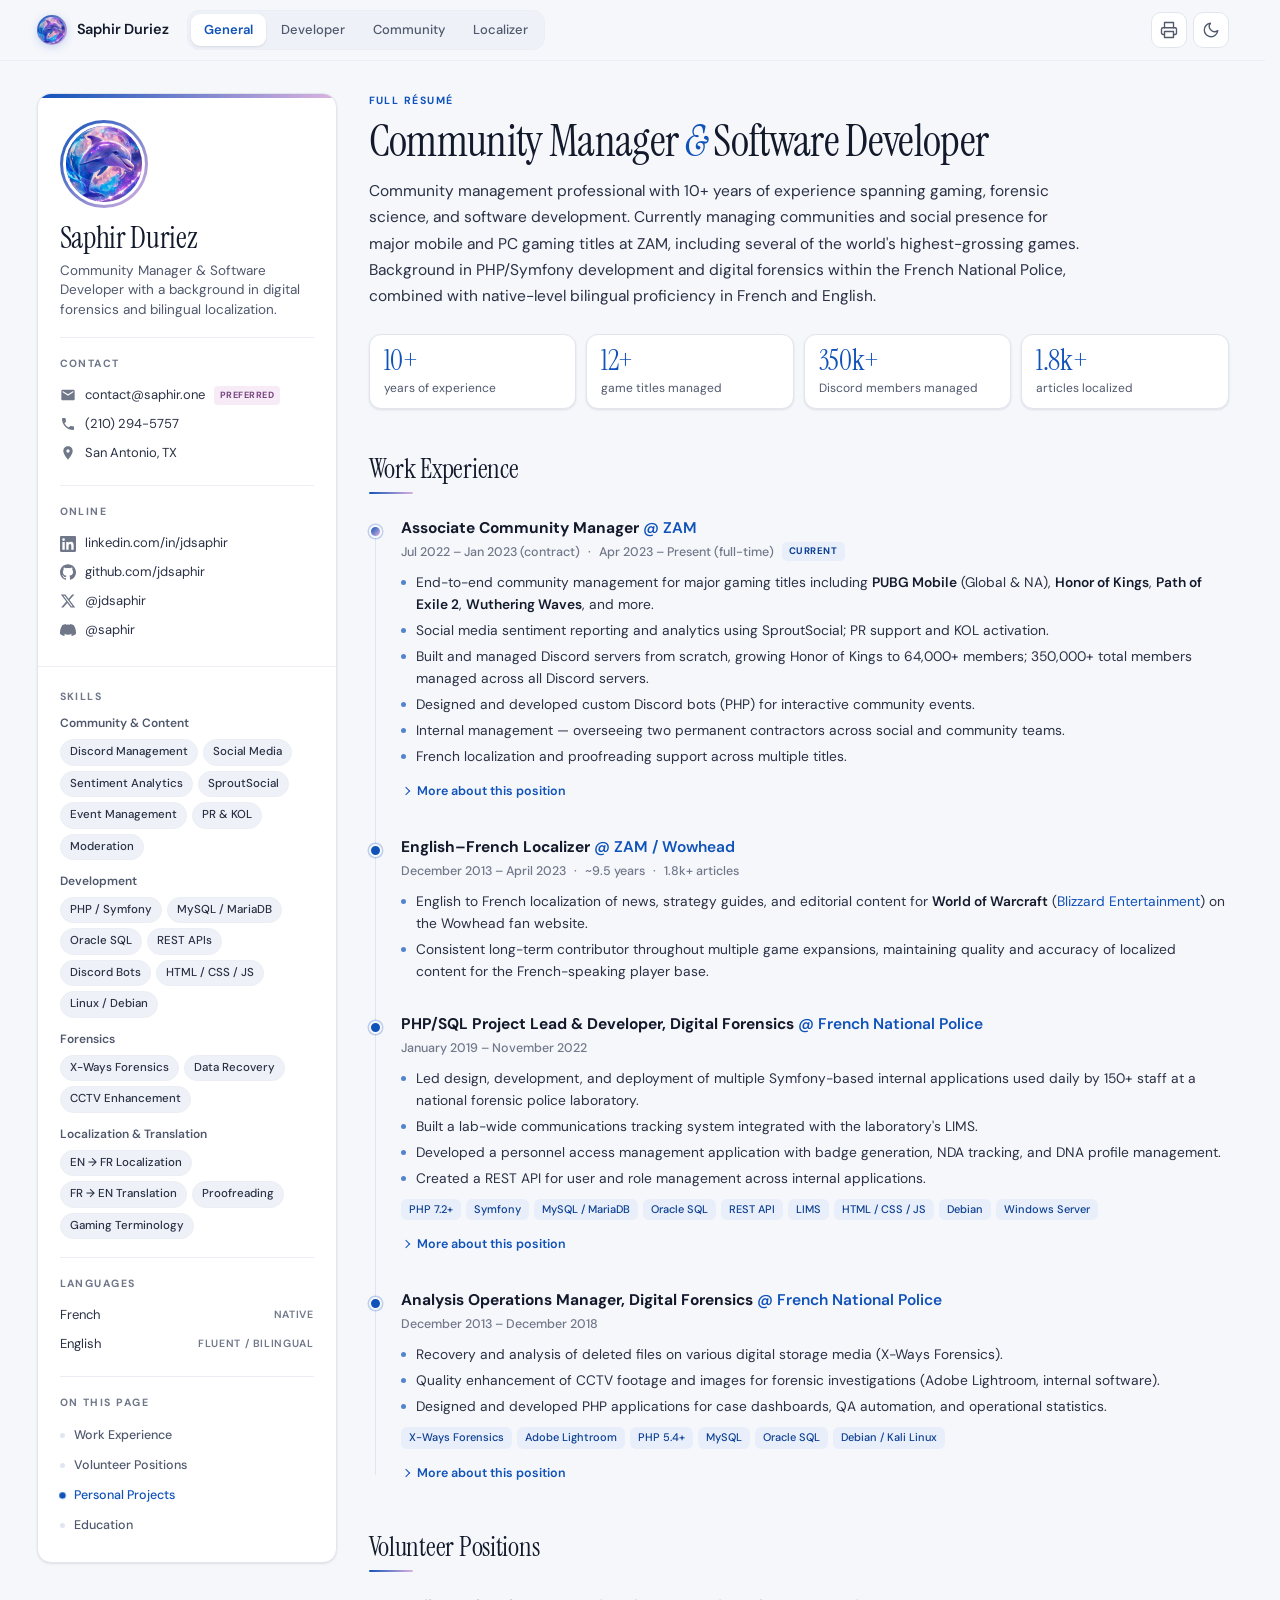
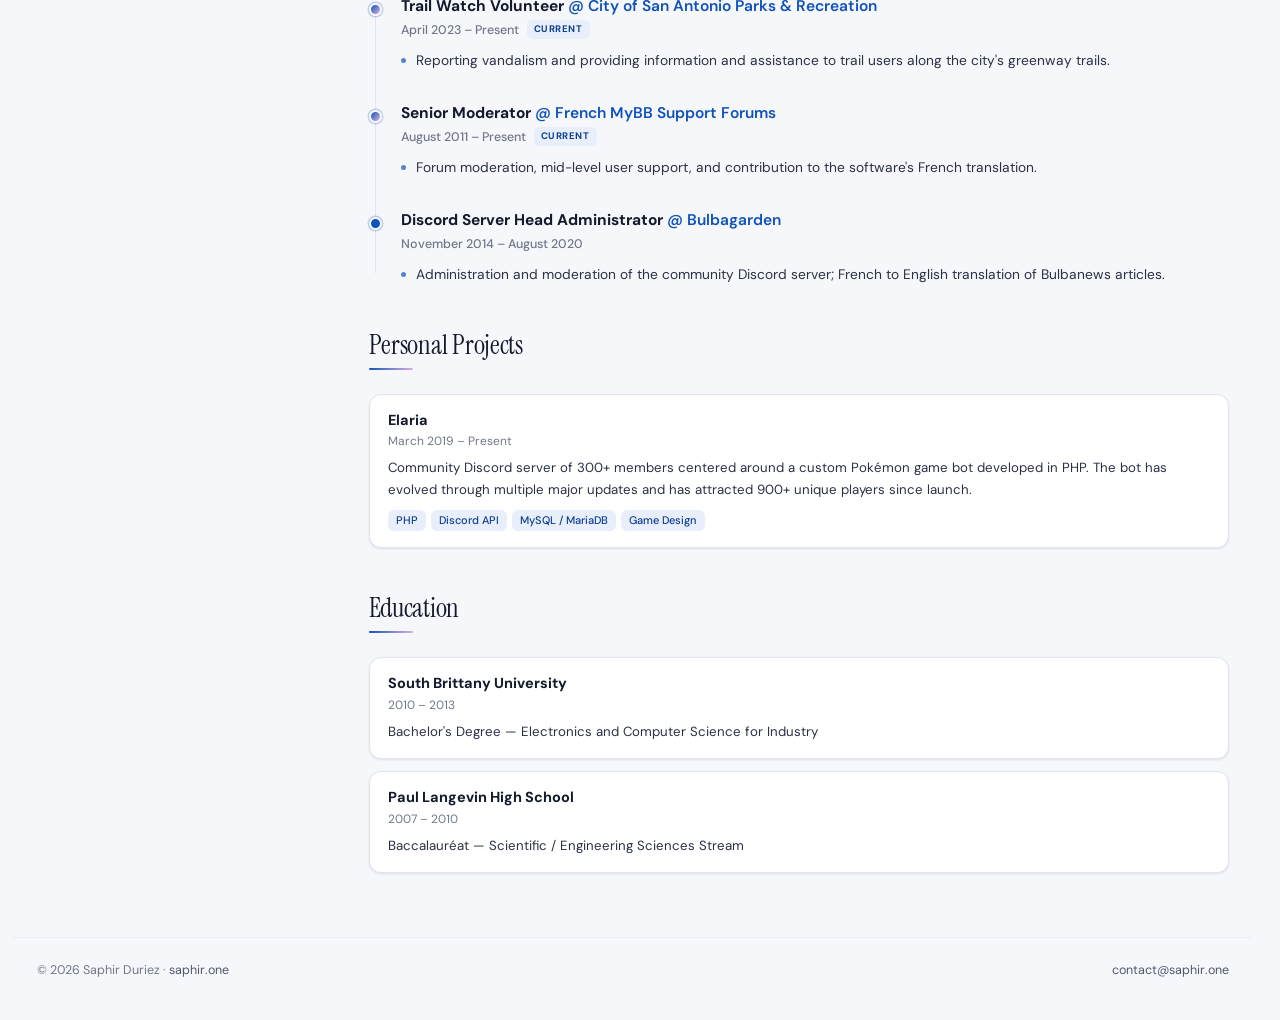
<file: general.html>
<!DOCTYPE html>
<html lang="en">
<head>
<meta charset="UTF-8">
<meta name="viewport" content="width=device-width, initial-scale=1">
<title>Saphir Duriez — Full Résumé</title>
<meta name="description" content="Full résumé of Saphir Duriez: community management, PHP/Symfony development, digital forensics, and English–French localization. Ten-plus years across gaming, software, and forensic science.">
<link rel="canonical" href="https://www.saphir.one/general">
<meta property="og:type" content="profile">
<meta property="og:title" content="Saphir Duriez — Full Résumé">
<meta property="og:description" content="Community management, software development, digital forensics, and localization — every role in one place.">
<meta property="og:url" content="https://www.saphir.one/general">
<meta property="og:image" content="https://www.saphir.one/avatar.jpg">
<meta name="theme-color" content="#f6f7fb" media="(prefers-color-scheme: light)">
<meta name="theme-color" content="#0d1017" media="(prefers-color-scheme: dark)">
<link rel="icon" href="/favicon.ico" sizes="any">
<link rel="icon" href="/assets/favicon-32.png" type="image/png" sizes="32x32">
<link rel="apple-touch-icon" href="/assets/apple-touch-icon.png">
<script>(function(){try{var t=localStorage.getItem('saphir-theme');if(t!=='light'&&t!=='dark'){t=window.matchMedia('(prefers-color-scheme: dark)').matches?'dark':'light';}document.documentElement.setAttribute('data-theme',t);}catch(e){}})();</script>
<link rel="preconnect" href="https://fonts.googleapis.com">
<link rel="preconnect" href="https://fonts.gstatic.com" crossorigin>
<link href="https://fonts.googleapis.com/css2?family=DM+Sans:opsz,wght@9..40,300..700&family=Instrument+Serif:ital@0;1&display=swap" rel="stylesheet">
<link rel="stylesheet" href="/assets/style.css">
</head>
<body>

<a class="skip" href="#main">Skip to content</a>

<header class="topbar">
  <div class="topbar-inner">
    <a class="brand" href="/" aria-label="Back to saphir.one"><span class="brand-ava" aria-hidden="true"><img src="/avatar.jpg" alt="" width="30" height="30"></span><span>Saphir Duriez</span></a>
    <nav class="role-switch" aria-label="Résumé versions">
      <a href="/general" aria-current="page">General</a>
      <a href="/developer">Developer</a>
      <a href="/community">Community</a>
      <a href="/localizer">Localizer</a>
    </nav>
    <div class="topbar-actions">
      <button class="icon-btn" type="button" data-print title="Print or save as PDF" aria-label="Print or save as PDF">
        <svg viewBox="0 0 24 24" aria-hidden="true"><polyline points="6 9 6 2 18 2 18 9"/><path d="M6 18H4a2 2 0 0 1-2-2v-5a2 2 0 0 1 2-2h16a2 2 0 0 1 2 2v5a2 2 0 0 1-2 2h-2"/><rect x="6" y="14" width="12" height="8"/></svg>
      </button>
      <button class="icon-btn" type="button" data-theme-toggle aria-label="Toggle dark theme">
        <svg class="i-moon" viewBox="0 0 24 24" aria-hidden="true"><path d="M21 12.79A9 9 0 1 1 11.21 3 7 7 0 0 0 21 12.79z"/></svg>
        <svg class="i-sun" viewBox="0 0 24 24" aria-hidden="true"><circle cx="12" cy="12" r="5"/><line x1="12" y1="1" x2="12" y2="3"/><line x1="12" y1="21" x2="12" y2="23"/><line x1="4.22" y1="4.22" x2="5.64" y2="5.64"/><line x1="18.36" y1="18.36" x2="19.78" y2="19.78"/><line x1="1" y1="12" x2="3" y2="12"/><line x1="21" y1="12" x2="23" y2="12"/><line x1="4.22" y1="19.78" x2="5.64" y2="18.36"/><line x1="18.36" y1="5.64" x2="19.78" y2="4.22"/></svg>
      </button>
    </div>
  </div>
</header>

<div class="wrap">
<div class="layout">

  <div class="side-col">

    <section class="side side-top">
      <div class="avatar"><img src="/avatar.jpg" alt="Portrait of Saphir Duriez" width="88" height="88"></div>
      <h1 class="side-name">Saphir Duriez</h1>
      <p class="side-role">Community Manager &amp; Software Developer with a background in digital forensics and bilingual localization.</p>

      <div class="side-sep"></div>
      <div class="eyebrow">Contact</div>
      <ul class="list">
        <li><a class="row" href="mailto:contact@saphir.one"><span class="ic"><svg viewBox="0 0 24 24" aria-hidden="true"><path d="M20 4H4c-1.1 0-2 .9-2 2v12c0 1.1.9 2 2 2h16c1.1 0 2-.9 2-2V6c0-1.1-.9-2-2-2zm0 4l-8 5-8-5V6l8 5 8-5v2z"/></svg></span><span class="txt">contact@saphir.one</span><span class="pref">Preferred</span></a></li>
        <li><a class="row" href="tel:+12102945757"><span class="ic"><svg viewBox="0 0 24 24" aria-hidden="true"><path d="M6.62 10.79a15.05 15.05 0 006.59 6.59l2.2-2.2a1 1 0 011.01-.24c1.12.37 2.33.57 3.58.57a1 1 0 011 1V20a1 1 0 01-1 1A17 17 0 013 4a1 1 0 011-1h3.5a1 1 0 011 1c0 1.25.2 2.46.57 3.58a1 1 0 01-.24 1.01l-2.21 2.2z"/></svg></span><span class="txt">(210) 294-5757</span></a></li>
        <li><div class="row"><span class="ic"><svg viewBox="0 0 24 24" aria-hidden="true"><path d="M12 2C8.13 2 5 5.13 5 9c0 5.25 7 13 7 13s7-7.75 7-13c0-3.87-3.13-7-7-7zm0 9.5A2.5 2.5 0 1112 6.5a2.5 2.5 0 010 5z"/></svg></span><span class="txt">San Antonio, TX</span></div></li>
      </ul>

      <div class="side-sep"></div>
      <div class="eyebrow">Online</div>
      <ul class="list">
        <li><a class="row" href="https://www.linkedin.com/in/jdsaphir/" target="_blank" rel="noopener"><span class="ic"><svg viewBox="0 0 24 24" aria-hidden="true"><path d="M20.447 20.452h-3.554v-5.569c0-1.328-.027-3.037-1.852-3.037-1.853 0-2.136 1.445-2.136 2.939v5.667H9.351V9h3.414v1.561h.046c.477-.9 1.637-1.85 3.37-1.85 3.601 0 4.267 2.37 4.267 5.455v6.286zM5.337 7.433a2.062 2.062 0 01-2.063-2.065 2.064 2.064 0 112.063 2.065zm1.782 13.019H3.555V9h3.564v11.452zM22.225 0H1.771C.792 0 0 .774 0 1.729v20.542C0 23.227.792 24 1.771 24h20.451C23.2 24 24 23.227 24 22.271V1.729C24 .774 23.2 0 22.222 0h.003z"/></svg></span><span class="txt">linkedin.com/in/jdsaphir</span></a></li>
        <li><a class="row" href="https://github.com/jdsaphir" target="_blank" rel="noopener"><span class="ic"><svg viewBox="0 0 24 24" aria-hidden="true"><path d="M12 .297c-6.63 0-12 5.373-12 12 0 5.303 3.438 9.8 8.205 11.385.6.113.82-.258.82-.577 0-.285-.01-1.04-.015-2.04-3.338.724-4.042-1.61-4.042-1.61C4.422 18.07 3.633 17.7 3.633 17.7c-1.087-.744.084-.729.084-.729 1.205.084 1.838 1.236 1.838 1.236 1.07 1.835 2.809 1.305 3.495.998.108-.776.417-1.305.76-1.605-2.665-.3-5.466-1.332-5.466-5.93 0-1.31.465-2.38 1.235-3.22-.135-.303-.54-1.523.105-3.176 0 0 1.005-.322 3.3 1.23.96-.267 1.98-.399 3-.405 1.02.006 2.04.138 3 .405 2.28-1.552 3.285-1.23 3.285-1.23.645 1.653.24 2.873.12 3.176.765.84 1.23 1.91 1.23 3.22 0 4.61-2.805 5.625-5.475 5.92.42.36.81 1.096.81 2.22 0 1.606-.015 2.896-.015 3.286 0 .315.21.69.825.57C20.565 22.092 24 17.592 24 12.297c0-6.627-5.373-12-12-12"/></svg></span><span class="txt">github.com/jdsaphir</span></a></li>
        <li><a class="row" href="https://x.com/jdsaphir" target="_blank" rel="noopener"><span class="ic"><svg viewBox="0 0 24 24" aria-hidden="true"><path d="M18.244 2.25h3.308l-7.227 8.26 8.502 11.24H16.17l-5.214-6.817L4.99 21.75H1.68l7.73-8.835L1.254 2.25H8.08l4.713 6.231zm-1.161 17.52h1.833L7.084 4.126H5.117z"/></svg></span><span class="txt">@jdsaphir</span></a></li>
        <li><div class="row"><span class="ic"><svg viewBox="0 0 24 24" aria-hidden="true"><path d="M20.317 4.37a19.791 19.791 0 00-4.885-1.515.074.074 0 00-.079.037c-.21.375-.444.864-.608 1.25a18.27 18.27 0 00-5.487 0 12.64 12.64 0 00-.617-1.25.077.077 0 00-.079-.037A19.736 19.736 0 003.677 4.37a.07.07 0 00-.032.027C.533 9.046-.32 13.58.099 18.057a.082.082 0 00.031.057 19.9 19.9 0 005.993 3.03.078.078 0 00.084-.028c.462-.63.874-1.295 1.226-1.994a.076.076 0 00-.041-.106 13.107 13.107 0 01-1.872-.892.077.077 0 01-.008-.128c.126-.094.252-.192.372-.292a.074.074 0 01.077-.01c3.928 1.793 8.18 1.793 12.062 0a.074.074 0 01.078.01c.12.098.246.198.373.292a.077.077 0 01-.006.127 12.299 12.299 0 01-1.873.892.077.077 0 00-.041.107c.36.698.772 1.362 1.225 1.993a.076.076 0 00.084.028 19.839 19.839 0 006.002-3.03.077.077 0 00.032-.054c.5-5.177-.838-9.674-3.549-13.66a.061.061 0 00-.031-.03z"/></svg></span><span class="txt">@saphir</span></div></li>
      </ul>
    </section>

    <section class="side side-more">
      <div class="eyebrow">Skills</div>
      <div class="skill-group">
        <div class="skill-group-title">Community &amp; Content</div>
        <div class="pills"><span class="pill">Discord Management</span><span class="pill">Social Media</span><span class="pill">Sentiment Analytics</span><span class="pill">SproutSocial</span><span class="pill">Event Management</span><span class="pill">PR &amp; KOL</span><span class="pill">Moderation</span></div>
      </div>
      <div class="skill-group">
        <div class="skill-group-title">Development</div>
        <div class="pills"><span class="pill">PHP / Symfony</span><span class="pill">MySQL / MariaDB</span><span class="pill">Oracle SQL</span><span class="pill">REST APIs</span><span class="pill">Discord Bots</span><span class="pill">HTML / CSS / JS</span><span class="pill">Linux / Debian</span></div>
      </div>
      <div class="skill-group">
        <div class="skill-group-title">Forensics</div>
        <div class="pills"><span class="pill">X-Ways Forensics</span><span class="pill">Data Recovery</span><span class="pill">CCTV Enhancement</span></div>
      </div>
      <div class="skill-group">
        <div class="skill-group-title">Localization &amp; Translation</div>
        <div class="pills"><span class="pill">EN → FR Localization</span><span class="pill">FR → EN Translation</span><span class="pill">Proofreading</span><span class="pill">Gaming Terminology</span></div>
      </div>

      <div class="side-sep"></div>
      <div class="eyebrow">Languages</div>
      <div class="lang"><span>French</span><small>Native</small></div>
      <div class="lang"><span>English</span><small>Fluent / Bilingual</small></div>

      <div class="side-nav-block">
        <div class="side-sep"></div>
        <div class="eyebrow">On this page</div>
        <nav class="side-nav" aria-label="Sections">
          <a href="#work">Work Experience</a>
          <a href="#volunteer">Volunteer Positions</a>
          <a href="#projects">Personal Projects</a>
          <a href="#education">Education</a>
        </nav>
      </div>
    </section>

  </div>

  <main id="main" class="main">

    <header class="page-head">
      <div class="eyebrow">Full résumé</div>
      <h2 class="title">Community Manager <em>&amp;</em> Software Developer</h2>
      <p class="lede">Community management professional with 10+ years of experience spanning gaming, forensic science, and software development. Currently managing communities and social presence for major mobile and PC gaming titles at ZAM, including several of the world's highest-grossing games. Background in PHP/Symfony development and digital forensics within the French National Police, combined with native-level bilingual proficiency in French and English.</p>
      <div class="stats">
        <div class="stat"><b>10+</b><span>years of experience</span></div>
        <div class="stat"><b>12+</b><span>game titles managed</span></div>
        <div class="stat"><b>350k+</b><span>Discord members managed</span></div>
        <div class="stat"><b>1.8k+</b><span>articles localized</span></div>
      </div>
    </header>

    <section class="section" id="work">
      <h2 class="section-title">Work Experience</h2>
      <div class="rule"></div>
      <ol class="tl">

        <li class="tl-item is-current">
          <span class="tl-dot"></span>
          <h3 class="job-title">Associate Community Manager <span class="job-org">@ <a href="https://www.zam.com/" target="_blank" rel="noopener">ZAM</a></span></h3>
          <div class="job-meta"><span>Jul 2022 – Jan 2023 (contract)</span><span aria-hidden="true">·</span><span>Apr 2023 – Present (full-time)</span><span class="badge">Current</span></div>
          <ul class="job-points">
            <li>End-to-end community management for major gaming titles including <strong>PUBG Mobile</strong> (Global &amp; NA), <strong>Honor of Kings</strong>, <strong>Path of Exile 2</strong>, <strong>Wuthering Waves</strong>, and more.</li>
            <li>Social media sentiment reporting and analytics using SproutSocial; PR support and KOL activation.</li>
            <li>Built and managed Discord servers from scratch, growing Honor of Kings to 64,000+ members; 350,000+ total members managed across all Discord servers.</li>
            <li>Designed and developed custom Discord bots (PHP) for interactive community events.</li>
            <li>Internal management — overseeing two permanent contractors across social and community teams.</li>
            <li>French localization and proofreading support across multiple titles.</li>
          </ul>
          <details class="more">
            <summary><span class="lbl-open">More about this position</span><span class="lbl-close">Less about this position</span></summary>
            <div class="more-body">
              <h4>History</h4>
              <p>First joined ZAM in July 2022 as a contractor, based in France, to support the Western European launch of Tower of Fantasy. Following relocation to the United States, the contract concluded in January 2023 when Tower of Fantasy WEU chose not to renew its agreement with the agency. In April 2023, ZAM hired full-time to support an expanding portfolio of games, starting with PUBG MOBILE and growing to encompass a wide range of titles across community management, social media, sentiment analytics, and localization.</p>
              <h4>Tower of Fantasy – Western Europe</h4>
              <p>During the contract period, assisted with the day-to-day management of the game's Discord server and other social media platforms for the Western European market. Responsibilities included community engagement, content moderation, management of the content creator program, and localization and proofreading work, primarily but not exclusively in French. Also performed limited localization work for PUBG MOBILE WEU during this period.</p>
              <h4>PUBG MOBILE</h4>
              <p>Began supporting PUBG MOBILE in April 2023, initially focusing on the Global and North American channels through social media engagement, responding to player posts and comments to maintain an active and positive community presence. Over time, the role expanded to include the production of regular sentiment reports tracking community mood and feedback trends, using SproutSocial for social media monitoring and analytics.</p>
              <p>Following staff changes within the company, took on broader ownership of the PUBG MOBILE North America community, becoming responsible for the management of its Discord server and the oversight of its moderation team. Also oversaw three distinct programs within the server:</p>
              <ul>
                <li><strong>World Builders:</strong> a program dedicated to players who enjoy creating custom in-game maps.</li>
                <li><strong>Spanish-speaking community:</strong> a dedicated space for the game's Spanish-language player base.</li>
                <li><strong>Core Feedback Group:</strong> a curated group of approximately 50 selected players providing structured feedback on upcoming features ahead of their release.</li>
              </ul>
              <span class="hl">PUBG MOBILE is the world's highest-grossing mobile shooter.</span>
              <h4>Tower of Fantasy – Global</h4>
              <p>Tower of Fantasy Global was the first fully owned project. Put in charge of the game's official Discord server, managing it and overseeing its moderation team. Responsibilities included supporting event management and producing sentiment reports, with a particular focus on community reception around game updates. Both the client and the moderation team responded positively throughout the project, and cooperation only ended when management of the title was transferred from its publisher back to its developer.</p>
              <h4>Honor of Kings</h4>
              <p>Honor of Kings became the second fully owned project, entrusted with building the game's official Discord server from the ground up. Grew the server to a healthy community of over 64,000 members, assembled and mentored a moderation team that remained active and engaged well beyond the end of the project, and organized monthly community events that fostered strong player loyalty and satisfaction. The work was well-received by the community, and the development team has since expressed interest in engaging as a freelancer to resume responsibilities on the server.</p>
              <p>Several of the community events organized featured custom Discord bots designed and developed in-house, drawing on a software development background to create interactive experiences for the community.</p>
              <span class="hl">Honor of Kings is the world's highest-grossing mobile game.</span>
              <h4>Additional Games</h4>
              <ul>
                <li><strong>Goddess of Victory: NIKKE</strong> – Sentiment reporting; Discord event management.</li>
                <li><strong>NBA Infinite</strong> – Discord bot development; assistance with Discord server management.</li>
                <li><strong>Tarisland</strong> – Assistance with Discord server management.</li>
                <li><strong>Wuthering Waves</strong> – Social media and community sentiment reporting and analytics.</li>
                <li><strong>Path of Exile 2 (Western Europe)</strong> – Sentiment reporting and analytics; Discord server management; assistance with European contractor management (French and German); case studies.</li>
                <li><strong>Tides of Annihilation</strong> – PR support; sentiment reporting; Discord market research and case studies.</li>
                <li><strong>Monster Hunter Outlanders</strong> – Beta support; bug report and feedback collection; sentiment reporting.</li>
                <li><strong>Codename Crime</strong> (final name pending) – Beta support; bug report and feedback collection; sentiment reporting.</li>
                <li><strong>Dying Light (Western Europe)</strong> – Support with KOL activation.</li>
                <li><strong>Undawn</strong> – Assistance with Discord server management.</li>
              </ul>
              <h4>Additional Responsibilities</h4>
              <p>Beyond game-specific work, taken on internal management duties, overseeing two permanent contractors hired to support the social and community teams and coordinating their workload, providing guidance, and ensuring consistency across deliverables.</p>
            </div>
          </details>
        </li>

        <li class="tl-item">
          <span class="tl-dot"></span>
          <h3 class="job-title">English–French Localizer <span class="job-org">@ <a href="https://www.zam.com/" target="_blank" rel="noopener">ZAM</a> / <a href="https://www.wowhead.com/" target="_blank" rel="noopener">Wowhead</a></span></h3>
          <div class="job-meta"><span>December 2013 – April 2023</span><span aria-hidden="true">·</span><span>~9.5 years</span><span aria-hidden="true">·</span><span>1.8k+ articles</span></div>
          <ul class="job-points">
            <li>English to French localization of news, strategy guides, and editorial content for <strong>World of Warcraft</strong> (<a href="https://worldofwarcraft.com/" target="_blank" rel="noopener">Blizzard Entertainment</a>) on the Wowhead fan website.</li>
            <li>Consistent long-term contributor throughout multiple game expansions, maintaining quality and accuracy of localized content for the French-speaking player base.</li>
          </ul>
        </li>

        <li class="tl-item">
          <span class="tl-dot"></span>
          <h3 class="job-title">PHP/SQL Project Lead &amp; Developer, Digital Forensics <span class="job-org">@ <a href="https://www.police-nationale.interieur.gouv.fr/" target="_blank" rel="noopener">French National Police</a></span></h3>
          <div class="job-meta"><span>January 2019 – November 2022</span></div>
          <ul class="job-points">
            <li>Led design, development, and deployment of multiple Symfony-based internal applications used daily by 150+ staff at a national forensic police laboratory.</li>
            <li>Built a lab-wide communications tracking system integrated with the laboratory's LIMS.</li>
            <li>Developed a personnel access management application with badge generation, NDA tracking, and DNA profile management.</li>
            <li>Created a REST API for user and role management across internal applications.</li>
          </ul>
          <div class="tags"><span class="tag">PHP 7.2+</span><span class="tag">Symfony</span><span class="tag">MySQL / MariaDB</span><span class="tag">Oracle SQL</span><span class="tag">REST API</span><span class="tag">LIMS</span><span class="tag">HTML / CSS / JS</span><span class="tag">Debian</span><span class="tag">Windows Server</span></div>
          <details class="more">
            <summary><span class="lbl-open">More about this position</span><span class="lbl-close">Less about this position</span></summary>
            <div class="more-body">
              <h4>History</h4>
              <p>By mutual agreement with the laboratory's director, switched to this role from the previous one at the beginning of 2019 as the former division was scheduled to be transferred out of the laboratory later that year, and the development team could use an additional resource. Left this position in mid-November 2022 in order to relocate to the United States.</p>
              <h4>Workplace</h4>
              <p>The workplace is one of the country's six forensic police laboratories, performing all types of forensic analyses (biological/DNA, drugs, ballistics, digital, etc.). About 150 people work there, amongst whom four technicians are developers in charge of the lab's software maintenance, overseen by two engineers, who are also in charge of the lab's network and IT matters.</p>
              <h4>Projects</h4>
              <p>Developed and successfully deployed multiple PHP applications (based on the Symfony framework) that are now used on a daily basis by everyone at the laboratory:</p>
              <ul>
                <li>A small application with a <strong>REST API</strong> used by other applications to manage users and their access roles.</li>
                <li>A medium-sized application used to manage non-laboratory personnel coming in and out of the laboratory (police officers, magistrates, cleaning, and maintenance company personnel, etc.), with entry/exit timestamping, badge generation, NDA signature, DNA profile tracking. The application also tracks DNA profiles for laboratory personnel and stores some information about them for HR purposes. A REST API exposes the DNA profile IDs when their retention period has expired.</li>
                <li>A large-scale application used to track all incoming and outgoing communications (calls, physical mail and email, meetings), with the ability to send emails directly from within the application for auto-tracking of replies in the future, automatic sending or printing of the laboratory's analysis reports, a complete and intuitive search feature, and the ability to display tracked communications per interlocutor or per case. The application is connected to the database of the laboratory's LIMS to manage the reports' sending statuses and to display case information.</li>
              </ul>
              <p>Also made minor contributions to other projects, and assisted with IT matters when manpower was needed.</p>
              <h4>Software</h4>
              <ul>
                <li>PHP 7.2 and up for most of the code writing.</li>
                <li>MySQL/MariaDB for Symfony applications.</li>
                <li>Oracle SQL for the lab's LIMS.</li>
                <li>HTML, CSS, JavaScript for the applications' views.</li>
                <li>IDE: PhpStorm (for all the languages above).</li>
                <li>Client: Firefox on Windows 7/10.</li>
                <li>Server: Windows Server 2008 and up, Debian 7 and up (or forks thereof).</li>
              </ul>
            </div>
          </details>
        </li>

        <li class="tl-item">
          <span class="tl-dot"></span>
          <h3 class="job-title">Analysis Operations Manager, Digital Forensics <span class="job-org">@ <a href="https://www.police-nationale.interieur.gouv.fr/" target="_blank" rel="noopener">French National Police</a></span></h3>
          <div class="job-meta"><span>December 2013 – December 2018</span></div>
          <ul class="job-points">
            <li>Recovery and analysis of deleted files on various digital storage media (X-Ways Forensics).</li>
            <li>Quality enhancement of CCTV footage and images for forensic investigations (Adobe Lightroom, internal software).</li>
            <li>Designed and developed PHP applications for case dashboards, QA automation, and operational statistics.</li>
          </ul>
          <div class="tags"><span class="tag">X-Ways Forensics</span><span class="tag">Adobe Lightroom</span><span class="tag">PHP 5.4+</span><span class="tag">MySQL</span><span class="tag">Oracle SQL</span><span class="tag">Debian / Kali Linux</span></div>
          <details class="more">
            <summary><span class="lbl-open">More about this position</span><span class="lbl-close">Less about this position</span></summary>
            <div class="more-body">
              <h4>History</h4>
              <p>After passing the competitive examination to become a digital forensics technician, chose to join the digital forensics division of a forensic police laboratory. By mutual agreement with the laboratory's director, switched from this role to the next one at the beginning of 2019 as the former division was scheduled to be transferred out of the laboratory later that year, and the development team could use an additional resource.</p>
              <h4>Workplace</h4>
              <p>The workplace is one of the country's six forensic police laboratories, performing all types of forensic analyses (biological/DNA, drugs, ballistics, digital, etc.). About 150 people work there, amongst whom, at the time, four technicians and two engineers performed digital forensics operations requested by police officers or magistrates.</p>
              <h4>Forensic Operations</h4>
              <p>Performed general digital forensic operations, including the enhancement of images and video footage. Also assisted in performing special digital forensic operations such as recovery and analysis of deleted files on various digital storage media. Assisted extensively with drafting the analysis reports that would be sent to the requesting police officers or magistrates.</p>
              <h4>Software (Forensic Operations)</h4>
              <ul>
                <li>X-Ways Forensics for recovery and analysis of deleted files.</li>
                <li>Adobe Photoshop Lightroom for image enhancement.</li>
                <li>Other internal or third-party specialty software for digital forensics operations.</li>
                <li>UNIX terminal (Debian/Kali Linux) for low-level operations on digital storage hardware.</li>
              </ul>
              <h4>Development Projects</h4>
              <p>Designed and developed PHP applications to facilitate forensic operations, QA processes and the division's case management:</p>
              <ul>
                <li>An application displaying the current cases in a dashboard, connected to the laboratory's LIMS to display case status and other information.</li>
                <li>An application calculating statistics regarding the division's cases (volume, analysis time, response time, etc.).</li>
                <li>An application automatically filling QA documents such as internal analysis sheets, and generating part of the analysis report depending on the operations performed.</li>
                <li>An application used to track incoming and outgoing phone calls, limited to the division (at the next position, developed a laboratory-wide application filling this purpose, with many more features).</li>
              </ul>
              <p>Also developed other minor applications, such as a tool for generating all possible license plate combinations based on plausible character sets, and another for listing analysis steps based on a case's status and assigned technician, among others.</p>
              <h4>Software (Development Projects)</h4>
              <ul>
                <li>PHP 5.4 and up for most of the code writing.</li>
                <li>MySQL for PHP applications.</li>
                <li>Oracle SQL for the lab's LIMS.</li>
                <li>HTML, CSS, JavaScript for the applications' views.</li>
                <li>IDE: Notepad++ (for all the languages above).</li>
                <li>Client: Firefox on Windows 7/10.</li>
                <li>Server: Debian 6 and up (or forks thereof).</li>
              </ul>
            </div>
          </details>
        </li>

      </ol>
    </section>

    <section class="section" id="volunteer">
      <h2 class="section-title">Volunteer Positions</h2>
      <div class="rule"></div>
      <ol class="tl">
        <li class="tl-item is-current">
          <span class="tl-dot"></span>
          <h3 class="job-title">Trail Watch Volunteer <span class="job-org">@ <a href="https://www.sa.gov/Directory/Departments/Parks" target="_blank" rel="noopener">City of San Antonio Parks &amp; Recreation</a></span></h3>
          <div class="job-meta"><span>April 2023 – Present</span><span class="badge">Current</span></div>
          <ul class="job-points">
            <li>Reporting vandalism and providing information and assistance to trail users along the city's greenway trails.</li>
          </ul>
        </li>
        <li class="tl-item is-current">
          <span class="tl-dot"></span>
          <h3 class="job-title">Senior Moderator <span class="job-org">@ <a href="https://mybb.support/" target="_blank" rel="noopener">French MyBB Support Forums</a></span></h3>
          <div class="job-meta"><span>August 2011 – Present</span><span class="badge">Current</span></div>
          <ul class="job-points">
            <li>Forum moderation, mid-level user support, and contribution to the software's French translation.</li>
          </ul>
        </li>
        <li class="tl-item">
          <span class="tl-dot"></span>
          <h3 class="job-title">Discord Server Head Administrator <span class="job-org">@ <a href="https://bulbagarden.net/" target="_blank" rel="noopener">Bulbagarden</a></span></h3>
          <div class="job-meta"><span>November 2014 – August 2020</span></div>
          <ul class="job-points">
            <li>Administration and moderation of the community Discord server; French to English translation of Bulbanews articles.</li>
          </ul>
        </li>
      </ol>
    </section>

    <section class="section" id="projects">
      <h2 class="section-title">Personal Projects</h2>
      <div class="rule"></div>
      <div class="card">
        <h3><a href="https://discord.gg/elaria" target="_blank" rel="noopener">Elaria</a></h3>
        <div class="when">March 2019 – Present</div>
        <p>Community Discord server of 300+ members centered around a custom Pokémon game bot developed in PHP. The bot has evolved through multiple major updates and has attracted 900+ unique players since launch.</p>
        <div class="tags"><span class="tag">PHP</span><span class="tag">Discord API</span><span class="tag">MySQL / MariaDB</span><span class="tag">Game Design</span></div>
      </div>
    </section>

    <section class="section" id="education">
      <h2 class="section-title">Education</h2>
      <div class="rule"></div>
      <div class="card">
        <h3><a href="https://www.univ-ubs.fr/" target="_blank" rel="noopener">South Brittany University</a></h3>
        <div class="when">2010 – 2013</div>
        <p>Bachelor's Degree — Electronics and Computer Science for Industry</p>
      </div>
      <div class="card">
        <h3><a href="https://www.langevin-la-seyne.fr/" target="_blank" rel="noopener">Paul Langevin High School</a></h3>
        <div class="when">2007 – 2010</div>
        <p>Baccalauréat — Scientific / Engineering Sciences Stream</p>
      </div>
    </section>

  </main>
</div>
</div>

<footer class="footer">
  <span>© 2026 Saphir Duriez · <a href="/">saphir.one</a></span>
  <span><a href="mailto:contact@saphir.one">contact@saphir.one</a></span>
</footer>

<script src="/assets/site.js"></script>
</body>
</html>
</file>
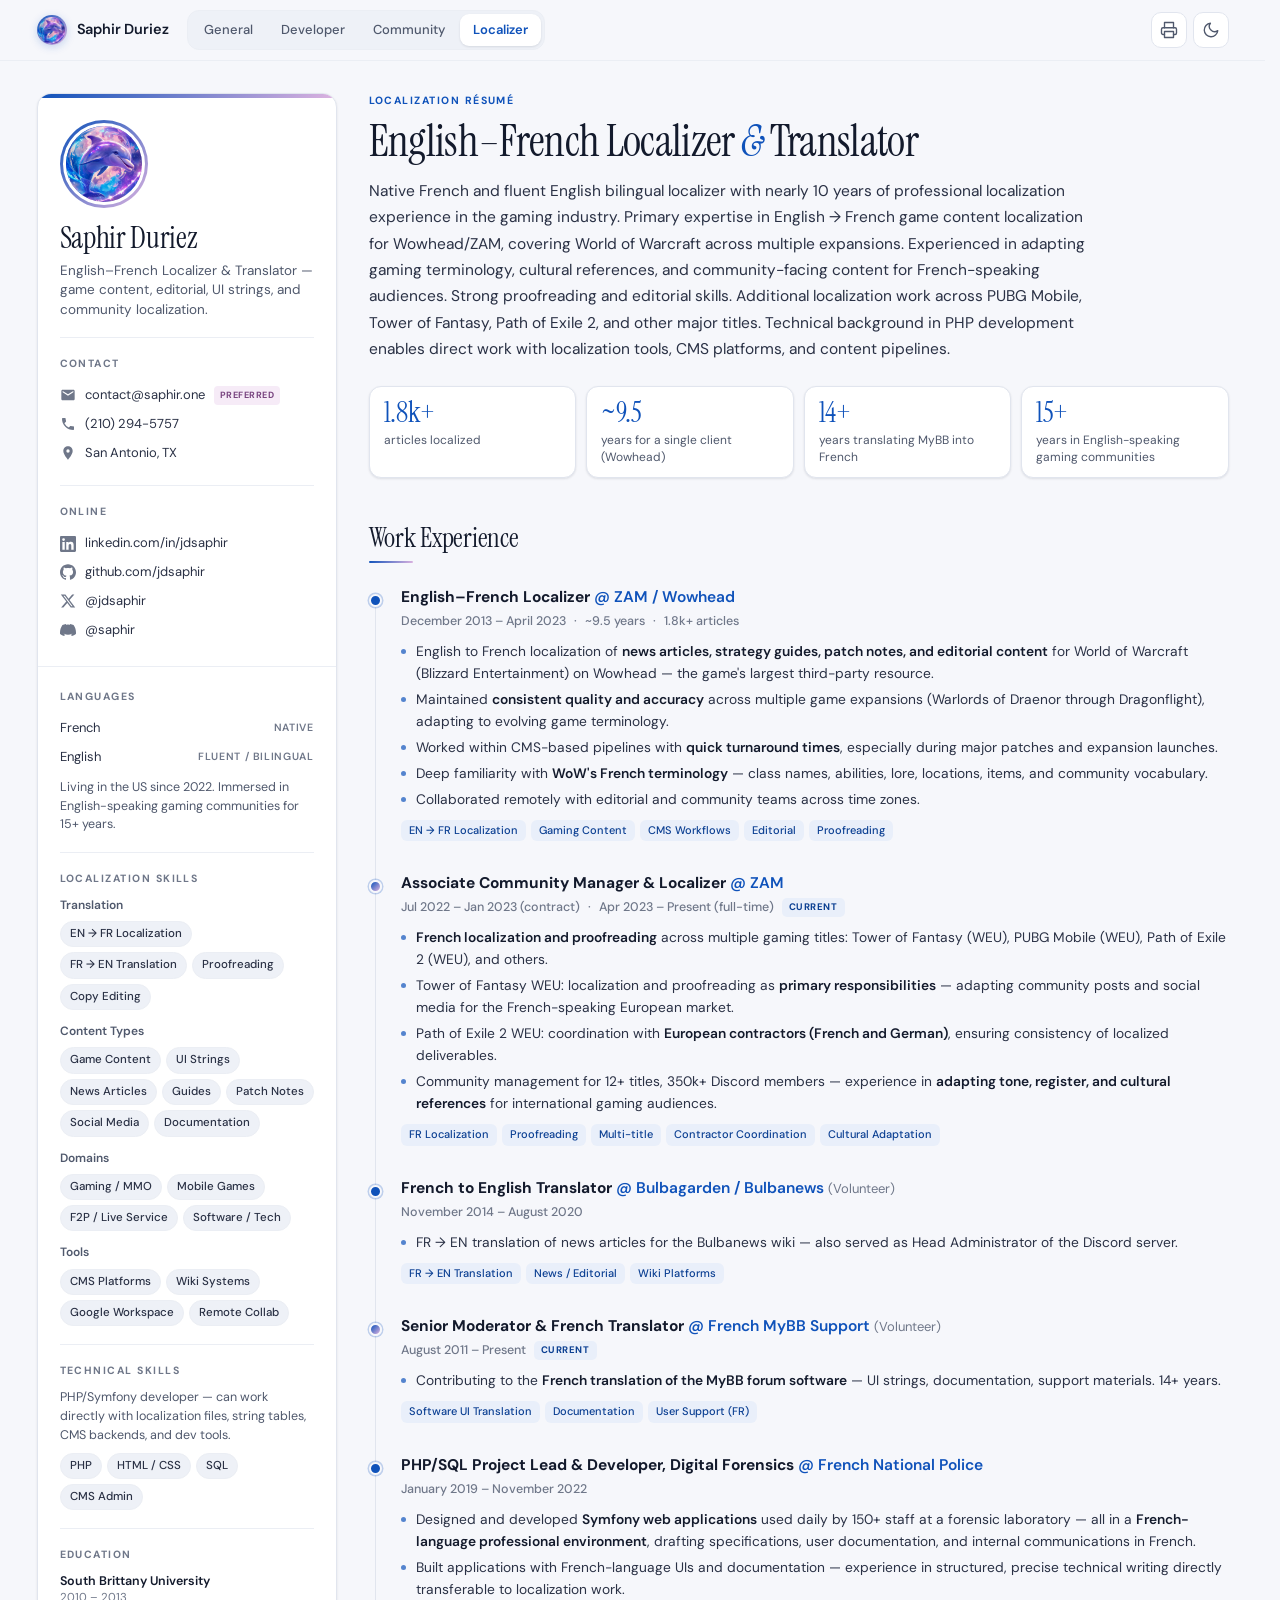
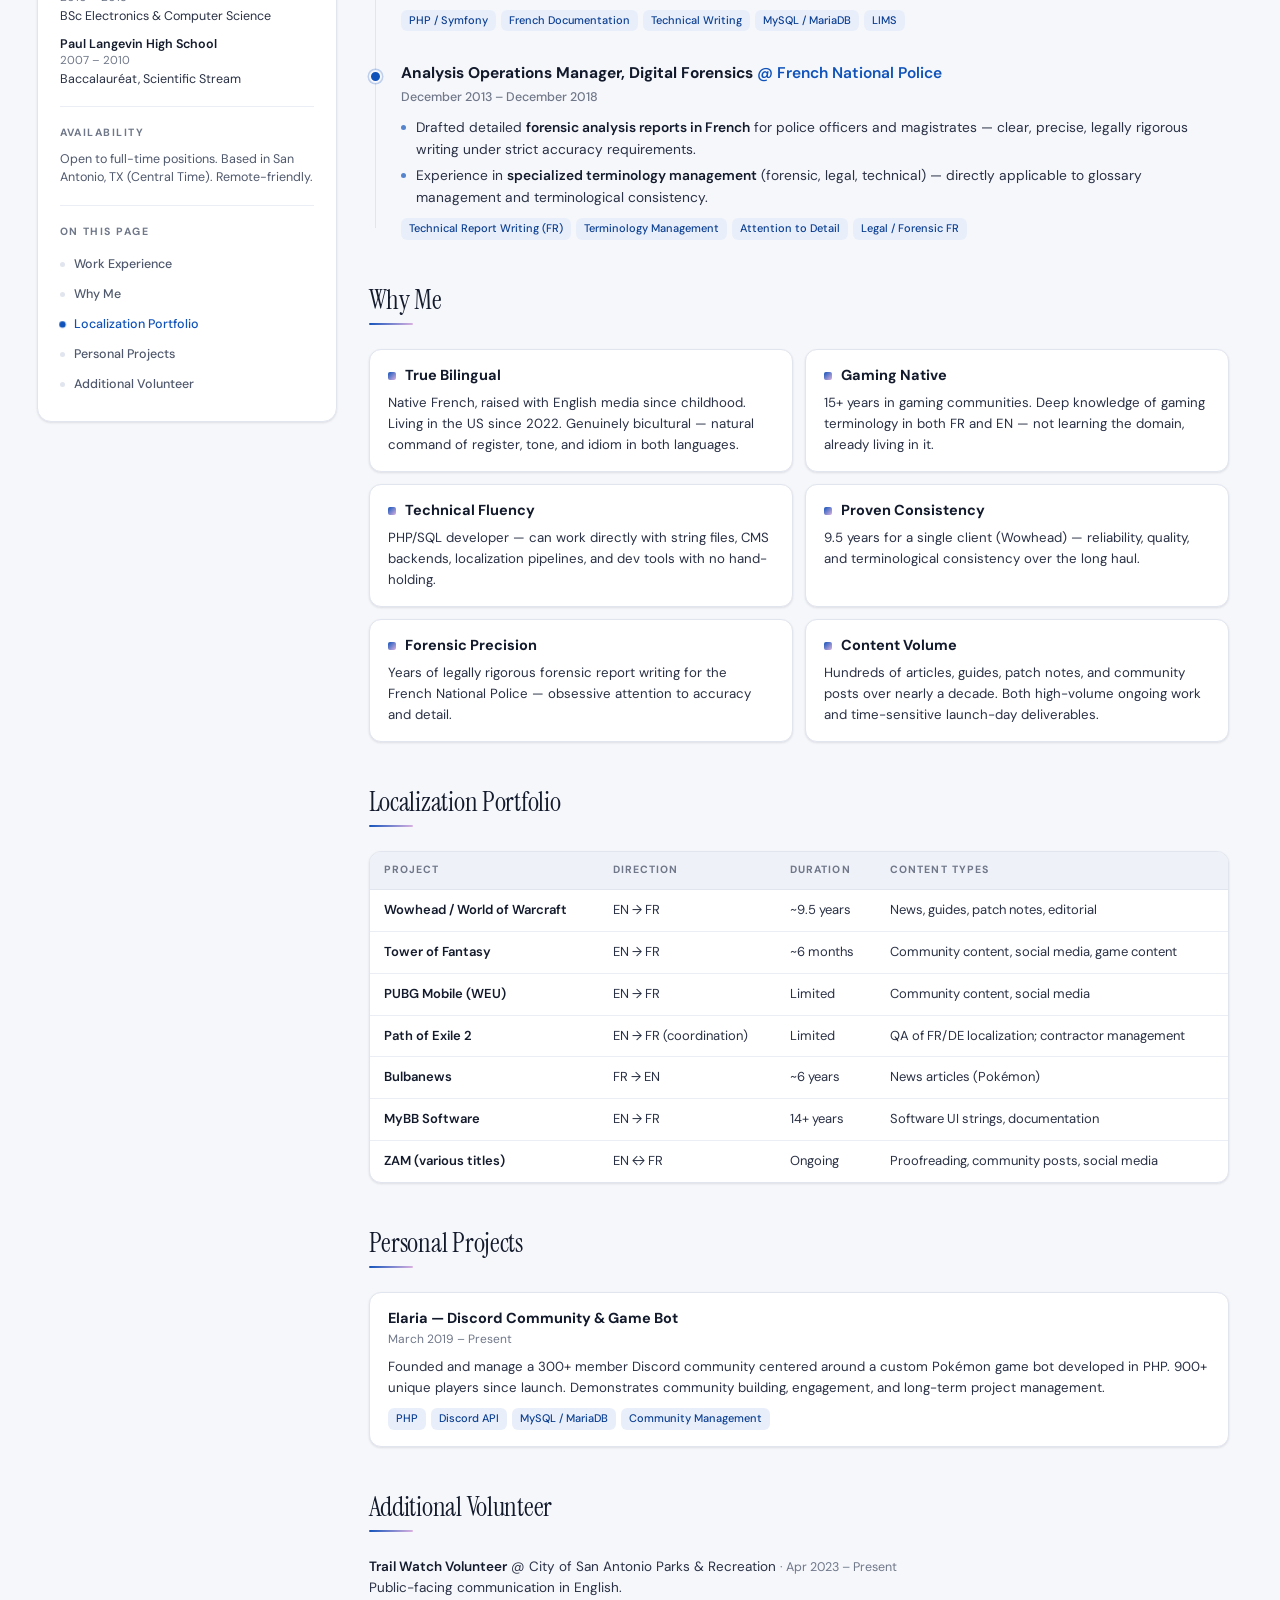
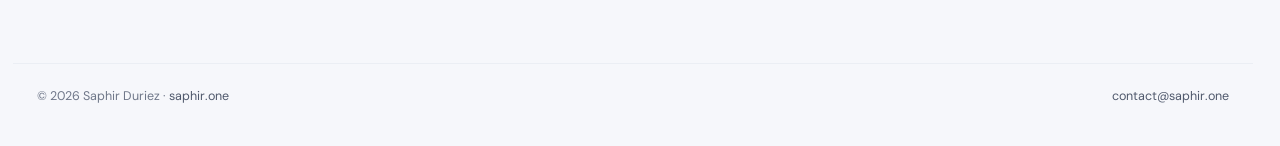
<file: localizer.html>
<!DOCTYPE html>
<html lang="en">
<head>
<meta charset="UTF-8">
<meta name="viewport" content="width=device-width, initial-scale=1">
<title>Saphir Duriez — English–French Localizer Résumé</title>
<meta name="description" content="Localizer and translator résumé of Saphir Duriez: nearly 10 years of English → French game content localization for Wowhead/ZAM, plus proofreading and community localization across major titles. Native French, fluent English.">
<link rel="canonical" href="https://www.saphir.one/localizer">
<meta property="og:type" content="profile">
<meta property="og:title" content="Saphir Duriez — English–French Localizer &amp; Translator">
<meta property="og:description" content="Nearly a decade localizing World of Warcraft content for Wowhead. 1.8k+ articles. Native French, fluent English.">
<meta property="og:url" content="https://www.saphir.one/localizer">
<meta property="og:image" content="https://www.saphir.one/avatar.jpg">
<meta name="theme-color" content="#f6f7fb" media="(prefers-color-scheme: light)">
<meta name="theme-color" content="#0d1017" media="(prefers-color-scheme: dark)">
<link rel="icon" href="/favicon.ico" sizes="any">
<link rel="icon" href="/assets/favicon-32.png" type="image/png" sizes="32x32">
<link rel="apple-touch-icon" href="/assets/apple-touch-icon.png">
<script>(function(){try{var t=localStorage.getItem('saphir-theme');if(t!=='light'&&t!=='dark'){t=window.matchMedia('(prefers-color-scheme: dark)').matches?'dark':'light';}document.documentElement.setAttribute('data-theme',t);}catch(e){}})();</script>
<link rel="preconnect" href="https://fonts.googleapis.com">
<link rel="preconnect" href="https://fonts.gstatic.com" crossorigin>
<link href="https://fonts.googleapis.com/css2?family=DM+Sans:opsz,wght@9..40,300..700&family=Instrument+Serif:ital@0;1&display=swap" rel="stylesheet">
<link rel="stylesheet" href="/assets/style.css">
</head>
<body>

<a class="skip" href="#main">Skip to content</a>

<header class="topbar">
  <div class="topbar-inner">
    <a class="brand" href="/" aria-label="Back to saphir.one"><span class="brand-ava" aria-hidden="true"><img src="/avatar.jpg" alt="" width="30" height="30"></span><span>Saphir Duriez</span></a>
    <nav class="role-switch" aria-label="Résumé versions">
      <a href="/general">General</a>
      <a href="/developer">Developer</a>
      <a href="/community">Community</a>
      <a href="/localizer" aria-current="page">Localizer</a>
    </nav>
    <div class="topbar-actions">
      <button class="icon-btn" type="button" data-print title="Print or save as PDF" aria-label="Print or save as PDF">
        <svg viewBox="0 0 24 24" aria-hidden="true"><polyline points="6 9 6 2 18 2 18 9"/><path d="M6 18H4a2 2 0 0 1-2-2v-5a2 2 0 0 1 2-2h16a2 2 0 0 1 2 2v5a2 2 0 0 1-2 2h-2"/><rect x="6" y="14" width="12" height="8"/></svg>
      </button>
      <button class="icon-btn" type="button" data-theme-toggle aria-label="Toggle dark theme">
        <svg class="i-moon" viewBox="0 0 24 24" aria-hidden="true"><path d="M21 12.79A9 9 0 1 1 11.21 3 7 7 0 0 0 21 12.79z"/></svg>
        <svg class="i-sun" viewBox="0 0 24 24" aria-hidden="true"><circle cx="12" cy="12" r="5"/><line x1="12" y1="1" x2="12" y2="3"/><line x1="12" y1="21" x2="12" y2="23"/><line x1="4.22" y1="4.22" x2="5.64" y2="5.64"/><line x1="18.36" y1="18.36" x2="19.78" y2="19.78"/><line x1="1" y1="12" x2="3" y2="12"/><line x1="21" y1="12" x2="23" y2="12"/><line x1="4.22" y1="19.78" x2="5.64" y2="18.36"/><line x1="18.36" y1="5.64" x2="19.78" y2="4.22"/></svg>
      </button>
    </div>
  </div>
</header>

<div class="wrap">
<div class="layout">

  <div class="side-col">

    <section class="side side-top">
      <div class="avatar"><img src="/avatar.jpg" alt="Portrait of Saphir Duriez" width="88" height="88"></div>
      <h1 class="side-name">Saphir Duriez</h1>
      <p class="side-role">English–French Localizer &amp; Translator — game content, editorial, UI strings, and community localization.</p>

      <div class="side-sep"></div>
      <div class="eyebrow">Contact</div>
      <ul class="list">
        <li><a class="row" href="mailto:contact@saphir.one"><span class="ic"><svg viewBox="0 0 24 24" aria-hidden="true"><path d="M20 4H4c-1.1 0-2 .9-2 2v12c0 1.1.9 2 2 2h16c1.1 0 2-.9 2-2V6c0-1.1-.9-2-2-2zm0 4l-8 5-8-5V6l8 5 8-5v2z"/></svg></span><span class="txt">contact@saphir.one</span><span class="pref">Preferred</span></a></li>
        <li><a class="row" href="tel:+12102945757"><span class="ic"><svg viewBox="0 0 24 24" aria-hidden="true"><path d="M6.62 10.79a15.05 15.05 0 006.59 6.59l2.2-2.2a1 1 0 011.01-.24c1.12.37 2.33.57 3.58.57a1 1 0 011 1V20a1 1 0 01-1 1A17 17 0 013 4a1 1 0 011-1h3.5a1 1 0 011 1c0 1.25.2 2.46.57 3.58a1 1 0 01-.24 1.01l-2.21 2.2z"/></svg></span><span class="txt">(210) 294-5757</span></a></li>
        <li><div class="row"><span class="ic"><svg viewBox="0 0 24 24" aria-hidden="true"><path d="M12 2C8.13 2 5 5.13 5 9c0 5.25 7 13 7 13s7-7.75 7-13c0-3.87-3.13-7-7-7zm0 9.5A2.5 2.5 0 1112 6.5a2.5 2.5 0 010 5z"/></svg></span><span class="txt">San Antonio, TX</span></div></li>
      </ul>

      <div class="side-sep"></div>
      <div class="eyebrow">Online</div>
      <ul class="list">
        <li><a class="row" href="https://www.linkedin.com/in/jdsaphir/" target="_blank" rel="noopener"><span class="ic"><svg viewBox="0 0 24 24" aria-hidden="true"><path d="M20.447 20.452h-3.554v-5.569c0-1.328-.027-3.037-1.852-3.037-1.853 0-2.136 1.445-2.136 2.939v5.667H9.351V9h3.414v1.561h.046c.477-.9 1.637-1.85 3.37-1.85 3.601 0 4.267 2.37 4.267 5.455v6.286zM5.337 7.433a2.062 2.062 0 01-2.063-2.065 2.064 2.064 0 112.063 2.065zm1.782 13.019H3.555V9h3.564v11.452zM22.225 0H1.771C.792 0 0 .774 0 1.729v20.542C0 23.227.792 24 1.771 24h20.451C23.2 24 24 23.227 24 22.271V1.729C24 .774 23.2 0 22.222 0h.003z"/></svg></span><span class="txt">linkedin.com/in/jdsaphir</span></a></li>
        <li><a class="row" href="https://github.com/jdsaphir" target="_blank" rel="noopener"><span class="ic"><svg viewBox="0 0 24 24" aria-hidden="true"><path d="M12 .297c-6.63 0-12 5.373-12 12 0 5.303 3.438 9.8 8.205 11.385.6.113.82-.258.82-.577 0-.285-.01-1.04-.015-2.04-3.338.724-4.042-1.61-4.042-1.61C4.422 18.07 3.633 17.7 3.633 17.7c-1.087-.744.084-.729.084-.729 1.205.084 1.838 1.236 1.838 1.236 1.07 1.835 2.809 1.305 3.495.998.108-.776.417-1.305.76-1.605-2.665-.3-5.466-1.332-5.466-5.93 0-1.31.465-2.38 1.235-3.22-.135-.303-.54-1.523.105-3.176 0 0 1.005-.322 3.3 1.23.96-.267 1.98-.399 3-.405 1.02.006 2.04.138 3 .405 2.28-1.552 3.285-1.23 3.285-1.23.645 1.653.24 2.873.12 3.176.765.84 1.23 1.91 1.23 3.22 0 4.61-2.805 5.625-5.475 5.92.42.36.81 1.096.81 2.22 0 1.606-.015 2.896-.015 3.286 0 .315.21.69.825.57C20.565 22.092 24 17.592 24 12.297c0-6.627-5.373-12-12-12"/></svg></span><span class="txt">github.com/jdsaphir</span></a></li>
        <li><a class="row" href="https://x.com/jdsaphir" target="_blank" rel="noopener"><span class="ic"><svg viewBox="0 0 24 24" aria-hidden="true"><path d="M18.244 2.25h3.308l-7.227 8.26 8.502 11.24H16.17l-5.214-6.817L4.99 21.75H1.68l7.73-8.835L1.254 2.25H8.08l4.713 6.231zm-1.161 17.52h1.833L7.084 4.126H5.117z"/></svg></span><span class="txt">@jdsaphir</span></a></li>
        <li><div class="row"><span class="ic"><svg viewBox="0 0 24 24" aria-hidden="true"><path d="M20.317 4.37a19.791 19.791 0 00-4.885-1.515.074.074 0 00-.079.037c-.21.375-.444.864-.608 1.25a18.27 18.27 0 00-5.487 0 12.64 12.64 0 00-.617-1.25.077.077 0 00-.079-.037A19.736 19.736 0 003.677 4.37a.07.07 0 00-.032.027C.533 9.046-.32 13.58.099 18.057a.082.082 0 00.031.057 19.9 19.9 0 005.993 3.03.078.078 0 00.084-.028c.462-.63.874-1.295 1.226-1.994a.076.076 0 00-.041-.106 13.107 13.107 0 01-1.872-.892.077.077 0 01-.008-.128c.126-.094.252-.192.372-.292a.074.074 0 01.077-.01c3.928 1.793 8.18 1.793 12.062 0a.074.074 0 01.078.01c.12.098.246.198.373.292a.077.077 0 01-.006.127 12.299 12.299 0 01-1.873.892.077.077 0 00-.041.107c.36.698.772 1.362 1.225 1.993a.076.076 0 00.084.028 19.839 19.839 0 006.002-3.03.077.077 0 00.032-.054c.5-5.177-.838-9.674-3.549-13.66a.061.061 0 00-.031-.03z"/></svg></span><span class="txt">@saphir</span></div></li>
      </ul>
    </section>

    <section class="side side-more">
      <div class="eyebrow">Languages</div>
      <div class="lang"><span>French</span><small>Native</small></div>
      <div class="lang"><span>English</span><small>Fluent / Bilingual</small></div>
      <p class="note" style="margin-top:6px;">Living in the US since 2022. Immersed in English-speaking gaming communities for 15+ years.</p>

      <div class="side-sep"></div>
      <div class="eyebrow">Localization Skills</div>
      <div class="skill-group">
        <div class="skill-group-title">Translation</div>
        <div class="pills"><span class="pill">EN → FR Localization</span><span class="pill">FR → EN Translation</span><span class="pill">Proofreading</span><span class="pill">Copy Editing</span></div>
      </div>
      <div class="skill-group">
        <div class="skill-group-title">Content Types</div>
        <div class="pills"><span class="pill">Game Content</span><span class="pill">UI Strings</span><span class="pill">News Articles</span><span class="pill">Guides</span><span class="pill">Patch Notes</span><span class="pill">Social Media</span><span class="pill">Documentation</span></div>
      </div>
      <div class="skill-group">
        <div class="skill-group-title">Domains</div>
        <div class="pills"><span class="pill">Gaming / MMO</span><span class="pill">Mobile Games</span><span class="pill">F2P / Live Service</span><span class="pill">Software / Tech</span></div>
      </div>
      <div class="skill-group">
        <div class="skill-group-title">Tools</div>
        <div class="pills"><span class="pill">CMS Platforms</span><span class="pill">Wiki Systems</span><span class="pill">Google Workspace</span><span class="pill">Remote Collab</span></div>
      </div>

      <div class="side-sep"></div>
      <div class="eyebrow">Technical Skills</div>
      <p class="note">PHP/Symfony developer — can work directly with localization files, string tables, CMS backends, and dev tools.</p>
      <div class="pills"><span class="pill">PHP</span><span class="pill">HTML / CSS</span><span class="pill">SQL</span><span class="pill">CMS Admin</span></div>

      <div class="side-sep"></div>
      <div class="eyebrow">Education</div>
      <div class="mini"><b>South Brittany University</b><span>2010 – 2013</span>BSc Electronics &amp; Computer Science</div>
      <div class="mini"><b>Paul Langevin High School</b><span>2007 – 2010</span>Baccalauréat, Scientific Stream</div>

      <div class="side-sep"></div>
      <div class="eyebrow">Availability</div>
      <p class="note">Open to full-time positions. Based in San Antonio, TX (Central Time). Remote-friendly.</p>

      <div class="side-nav-block">
        <div class="side-sep"></div>
        <div class="eyebrow">On this page</div>
        <nav class="side-nav" aria-label="Sections">
          <a href="#work">Work Experience</a>
          <a href="#why">Why Me</a>
          <a href="#portfolio">Localization Portfolio</a>
          <a href="#projects">Personal Projects</a>
          <a href="#volunteer">Additional Volunteer</a>
        </nav>
      </div>
    </section>

  </div>

  <main id="main" class="main">

    <header class="page-head">
      <div class="eyebrow">Localization résumé</div>
      <h2 class="title">English–French Localizer <em>&amp;</em> Translator</h2>
      <p class="lede">Native French and fluent English bilingual localizer with nearly 10 years of professional localization experience in the gaming industry. Primary expertise in English → French game content localization for Wowhead/ZAM, covering World of Warcraft across multiple expansions. Experienced in adapting gaming terminology, cultural references, and community-facing content for French-speaking audiences. Strong proofreading and editorial skills. Additional localization work across PUBG Mobile, Tower of Fantasy, Path of Exile 2, and other major titles. Technical background in PHP development enables direct work with localization tools, CMS platforms, and content pipelines.</p>
      <div class="stats">
        <div class="stat"><b>1.8k+</b><span>articles localized</span></div>
        <div class="stat"><b>~9.5</b><span>years for a single client (Wowhead)</span></div>
        <div class="stat"><b>14+</b><span>years translating MyBB into French</span></div>
        <div class="stat"><b>15+</b><span>years in English-speaking gaming communities</span></div>
      </div>
    </header>

    <section class="section" id="work">
      <h2 class="section-title">Work Experience</h2>
      <div class="rule"></div>
      <ol class="tl">

        <li class="tl-item">
          <span class="tl-dot"></span>
          <h3 class="job-title">English–French Localizer <span class="job-org">@ <a href="https://www.zam.com/" target="_blank" rel="noopener">ZAM</a> / <a href="https://www.wowhead.com/" target="_blank" rel="noopener">Wowhead</a></span></h3>
          <div class="job-meta"><span>December 2013 – April 2023</span><span aria-hidden="true">·</span><span>~9.5 years</span><span aria-hidden="true">·</span><span>1.8k+ articles</span></div>
          <ul class="job-points">
            <li>English to French localization of <strong>news articles, strategy guides, patch notes, and editorial content</strong> for World of Warcraft (Blizzard Entertainment) on Wowhead — the game's largest third-party resource.</li>
            <li>Maintained <strong>consistent quality and accuracy</strong> across multiple game expansions (Warlords of Draenor through Dragonflight), adapting to evolving game terminology.</li>
            <li>Worked within CMS-based pipelines with <strong>quick turnaround times</strong>, especially during major patches and expansion launches.</li>
            <li>Deep familiarity with <strong>WoW's French terminology</strong> — class names, abilities, lore, locations, items, and community vocabulary.</li>
            <li>Collaborated remotely with editorial and community teams across time zones.</li>
          </ul>
          <div class="tags"><span class="tag">EN → FR Localization</span><span class="tag">Gaming Content</span><span class="tag">CMS Workflows</span><span class="tag">Editorial</span><span class="tag">Proofreading</span></div>
        </li>

        <li class="tl-item is-current">
          <span class="tl-dot"></span>
          <h3 class="job-title">Associate Community Manager &amp; Localizer <span class="job-org">@ <a href="https://www.zam.com/" target="_blank" rel="noopener">ZAM</a></span></h3>
          <div class="job-meta"><span>Jul 2022 – Jan 2023 (contract)</span><span aria-hidden="true">·</span><span>Apr 2023 – Present (full-time)</span><span class="badge">Current</span></div>
          <ul class="job-points">
            <li><strong>French localization and proofreading</strong> across multiple gaming titles: Tower of Fantasy (WEU), PUBG Mobile (WEU), Path of Exile 2 (WEU), and others.</li>
            <li>Tower of Fantasy WEU: localization and proofreading as <strong>primary responsibilities</strong> — adapting community posts and social media for the French-speaking European market.</li>
            <li>Path of Exile 2 WEU: coordination with <strong>European contractors (French and German)</strong>, ensuring consistency of localized deliverables.</li>
            <li>Community management for 12+ titles, 350k+ Discord members — experience in <strong>adapting tone, register, and cultural references</strong> for international gaming audiences.</li>
          </ul>
          <div class="tags"><span class="tag">FR Localization</span><span class="tag">Proofreading</span><span class="tag">Multi-title</span><span class="tag">Contractor Coordination</span><span class="tag">Cultural Adaptation</span></div>
        </li>

        <li class="tl-item">
          <span class="tl-dot"></span>
          <h3 class="job-title">French to English Translator <span class="job-org">@ <a href="https://bulbagarden.net/" target="_blank" rel="noopener">Bulbagarden</a> / Bulbanews</span> <span class="job-vol">(Volunteer)</span></h3>
          <div class="job-meta"><span>November 2014 – August 2020</span></div>
          <ul class="job-points">
            <li>FR → EN translation of news articles for the Bulbanews wiki — also served as Head Administrator of the Discord server.</li>
          </ul>
          <div class="tags"><span class="tag">FR → EN Translation</span><span class="tag">News / Editorial</span><span class="tag">Wiki Platforms</span></div>
        </li>

        <li class="tl-item is-current">
          <span class="tl-dot"></span>
          <h3 class="job-title">Senior Moderator &amp; French Translator <span class="job-org">@ <a href="https://mybb.support/" target="_blank" rel="noopener">French MyBB Support</a></span> <span class="job-vol">(Volunteer)</span></h3>
          <div class="job-meta"><span>August 2011 – Present</span><span class="badge">Current</span></div>
          <ul class="job-points">
            <li>Contributing to the <strong>French translation of the MyBB forum software</strong> — UI strings, documentation, support materials. 14+ years.</li>
          </ul>
          <div class="tags"><span class="tag">Software UI Translation</span><span class="tag">Documentation</span><span class="tag">User Support (FR)</span></div>
        </li>

        <li class="tl-item">
          <span class="tl-dot"></span>
          <h3 class="job-title">PHP/SQL Project Lead &amp; Developer, Digital Forensics <span class="job-org">@ <a href="https://www.police-nationale.interieur.gouv.fr/" target="_blank" rel="noopener">French National Police</a></span></h3>
          <div class="job-meta"><span>January 2019 – November 2022</span></div>
          <ul class="job-points">
            <li>Designed and developed <strong>Symfony web applications</strong> used daily by 150+ staff at a forensic laboratory — all in a <strong>French-language professional environment</strong>, drafting specifications, user documentation, and internal communications in French.</li>
            <li>Built applications with French-language UIs and documentation — experience in structured, precise technical writing directly transferable to localization work.</li>
          </ul>
          <div class="tags"><span class="tag">PHP / Symfony</span><span class="tag">French Documentation</span><span class="tag">Technical Writing</span><span class="tag">MySQL / MariaDB</span><span class="tag">LIMS</span></div>
        </li>

        <li class="tl-item">
          <span class="tl-dot"></span>
          <h3 class="job-title">Analysis Operations Manager, Digital Forensics <span class="job-org">@ <a href="https://www.police-nationale.interieur.gouv.fr/" target="_blank" rel="noopener">French National Police</a></span></h3>
          <div class="job-meta"><span>December 2013 – December 2018</span></div>
          <ul class="job-points">
            <li>Drafted detailed <strong>forensic analysis reports in French</strong> for police officers and magistrates — clear, precise, legally rigorous writing under strict accuracy requirements.</li>
            <li>Experience in <strong>specialized terminology management</strong> (forensic, legal, technical) — directly applicable to glossary management and terminological consistency.</li>
          </ul>
          <div class="tags"><span class="tag">Technical Report Writing (FR)</span><span class="tag">Terminology Management</span><span class="tag">Attention to Detail</span><span class="tag">Legal / Forensic FR</span></div>
        </li>

      </ol>
    </section>

    <section class="section" id="why">
      <h2 class="section-title">Why Me</h2>
      <div class="rule"></div>
      <div class="grid-2">
        <div class="card strength"><h3>True Bilingual</h3><p>Native French, raised with English media since childhood. Living in the US since 2022. Genuinely bicultural — natural command of register, tone, and idiom in both languages.</p></div>
        <div class="card strength"><h3>Gaming Native</h3><p>15+ years in gaming communities. Deep knowledge of gaming terminology in both FR and EN — not learning the domain, already living in it.</p></div>
        <div class="card strength"><h3>Technical Fluency</h3><p>PHP/SQL developer — can work directly with string files, CMS backends, localization pipelines, and dev tools with no hand-holding.</p></div>
        <div class="card strength"><h3>Proven Consistency</h3><p>9.5 years for a single client (Wowhead) — reliability, quality, and terminological consistency over the long haul.</p></div>
        <div class="card strength"><h3>Forensic Precision</h3><p>Years of legally rigorous forensic report writing for the French National Police — obsessive attention to accuracy and detail.</p></div>
        <div class="card strength"><h3>Content Volume</h3><p>Hundreds of articles, guides, patch notes, and community posts over nearly a decade. Both high-volume ongoing work and time-sensitive launch-day deliverables.</p></div>
      </div>
    </section>

    <section class="section" id="portfolio">
      <h2 class="section-title">Localization Portfolio</h2>
      <div class="rule"></div>
      <div class="table-wrap">
        <table>
          <thead><tr><th scope="col">Project</th><th scope="col">Direction</th><th scope="col">Duration</th><th scope="col">Content types</th></tr></thead>
          <tbody>
            <tr><td>Wowhead / World of Warcraft</td><td>EN → FR</td><td>~9.5 years</td><td>News, guides, patch notes, editorial</td></tr>
            <tr><td>Tower of Fantasy</td><td>EN → FR</td><td>~6 months</td><td>Community content, social media, game content</td></tr>
            <tr><td>PUBG Mobile (WEU)</td><td>EN → FR</td><td>Limited</td><td>Community content, social media</td></tr>
            <tr><td>Path of Exile 2</td><td>EN → FR (coordination)</td><td>Limited</td><td>QA of FR/DE localization; contractor management</td></tr>
            <tr><td>Bulbanews</td><td>FR → EN</td><td>~6 years</td><td>News articles (Pokémon)</td></tr>
            <tr><td>MyBB Software</td><td>EN → FR</td><td>14+ years</td><td>Software UI strings, documentation</td></tr>
            <tr><td>ZAM (various titles)</td><td>EN ↔ FR</td><td>Ongoing</td><td>Proofreading, community posts, social media</td></tr>
          </tbody>
        </table>
      </div>
    </section>

    <section class="section" id="projects">
      <h2 class="section-title">Personal Projects</h2>
      <div class="rule"></div>
      <div class="card">
        <h3><a href="https://discord.gg/elaria" target="_blank" rel="noopener">Elaria</a> — Discord Community &amp; Game Bot</h3>
        <div class="when">March 2019 – Present</div>
        <p>Founded and manage a 300+ member Discord community centered around a custom Pokémon game bot developed in PHP. 900+ unique players since launch. Demonstrates community building, engagement, and long-term project management.</p>
        <div class="tags"><span class="tag">PHP</span><span class="tag">Discord API</span><span class="tag">MySQL / MariaDB</span><span class="tag">Community Management</span></div>
      </div>
    </section>

    <section class="section" id="volunteer">
      <h2 class="section-title">Additional Volunteer</h2>
      <div class="rule"></div>
      <ul class="compact">
        <li><b>Trail Watch Volunteer</b> @ City of San Antonio Parks &amp; Recreation <span class="when">· Apr 2023 – Present</span><br>Public-facing communication in English.</li>
      </ul>
    </section>

  </main>
</div>
</div>

<footer class="footer">
  <span>© 2026 Saphir Duriez · <a href="/">saphir.one</a></span>
  <span><a href="mailto:contact@saphir.one">contact@saphir.one</a></span>
</footer>

<script src="/assets/site.js"></script>
</body>
</html>
</file>
<file: assets/style.css>
/* ==========================================================================
   saphir.one — shared styles
   Brand: Sapphire #0f52ba (primary) · Lilac #ddb3e0 (secondary)
   Theme: light by default, dark via prefers-color-scheme or data-theme="dark"
   ========================================================================== */

/* ---------- Tokens ---------- */
:root {
  color-scheme: light dark;

  --brand: #0f52ba;
  --brand-2: #ddb3e0;
  --grad: linear-gradient(135deg, var(--brand) 0%, var(--brand-2) 100%);

  /* Light palette */
  --bg: #f6f7fb;
  --bg-elev: #ffffff;
  --bg-soft: #eef1f7;
  --ink: #131a2c;
  --ink-2: #2a3145;
  --ink-3: #4f586c;
  --ink-4: #6f7789;
  --line: #e1e5ee;
  --line-2: #ebeef4;

  --accent: #0f52ba;
  --accent-hover: #0b3f92;
  --accent-ink: #0b3f92;
  --accent-wash: #e9effa;
  --accent-ring: rgba(15, 82, 186, 0.24);

  --lilac: #ddb3e0;
  --lilac-ink: #78447f;
  --lilac-wash: #f6ebf7;

  --shadow-1: 0 1px 2px rgba(19, 26, 44, .05), 0 1px 3px rgba(19, 26, 44, .06);
  --shadow-2: 0 10px 28px rgba(19, 26, 44, .09), 0 2px 6px rgba(19, 26, 44, .05);

  --font-body: 'DM Sans', system-ui, -apple-system, 'Segoe UI', Roboto, 'Helvetica Neue', Arial, sans-serif;
  --font-display: 'Instrument Serif', Georgia, 'Times New Roman', serif;

  --radius: 14px;
  --radius-s: 8px;
  --ease: cubic-bezier(.4, 0, .2, 1);
  --bar-row: 40px;       /* height of every item in the top bar row, on every page */
  --topbar-h: 61px;      /* 10 + bar-row + 10 + 1px border. Fallback only: site.js measures it */
  --gutter-top: 32px;    /* space between topbar and page content */
}

/* Dark palette — system preference (unless the user explicitly chose light) */
@media (prefers-color-scheme: dark) {
  :root:not([data-theme="light"]) {
    --bg: #0d1017;
    --bg-elev: #141926;
    --bg-soft: #1a2030;
    --ink: #eef1f7;
    --ink-2: #cfd5e1;
    --ink-3: #98a1b5;
    --ink-4: #7a8398;
    --line: #242b3b;
    --line-2: #1e2533;

    --accent: #7ea6f2;
    --accent-hover: #a5c1f7;
    --accent-ink: #b8cdf9;
    --accent-wash: rgba(15, 82, 186, 0.26);
    --accent-ring: rgba(126, 166, 242, 0.32);

    --lilac-ink: #e7c9ea;
    --lilac-wash: rgba(221, 179, 224, 0.14);

    --shadow-1: 0 1px 2px rgba(0, 0, 0, .35);
    --shadow-2: 0 12px 32px rgba(0, 0, 0, .45), 0 2px 6px rgba(0, 0, 0, .3);
  }
}

/* Dark palette — explicit toggle */
:root[data-theme="dark"] {
  --bg: #0d1017;
  --bg-elev: #141926;
  --bg-soft: #1a2030;
  --ink: #eef1f7;
  --ink-2: #cfd5e1;
  --ink-3: #98a1b5;
  --ink-4: #7a8398;
  --line: #242b3b;
  --line-2: #1e2533;

  --accent: #7ea6f2;
  --accent-hover: #a5c1f7;
  --accent-ink: #b8cdf9;
  --accent-wash: rgba(15, 82, 186, 0.26);
  --accent-ring: rgba(126, 166, 242, 0.32);

  --lilac-ink: #e7c9ea;
  --lilac-wash: rgba(221, 179, 224, 0.14);

  --shadow-1: 0 1px 2px rgba(0, 0, 0, .35);
  --shadow-2: 0 12px 32px rgba(0, 0, 0, .45), 0 2px 6px rgba(0, 0, 0, .3);
}

/* ---------- Base ---------- */
*, *::before, *::after { box-sizing: border-box; margin: 0; padding: 0; }

/* Always reserve the scrollbar's width. Otherwise a page that fits on screen and
   one that scrolls centre their content differently, and navigating between
   them slides the whole layout sideways by half a scrollbar. */
html { scroll-behavior: smooth; -webkit-text-size-adjust: 100%; scrollbar-gutter: stable; }

body {
  font-family: var(--font-body);
  background: var(--bg);
  color: var(--ink);
  font-size: 15px;
  line-height: 1.6;
  min-height: 100vh;
  -webkit-font-smoothing: antialiased;
  -moz-osx-font-smoothing: grayscale;
  transition: background-color .25s var(--ease), color .25s var(--ease);
}

img { max-width: 100%; display: block; }
a { color: var(--accent); text-decoration: none; }
a:hover { color: var(--accent-hover); }
strong { font-weight: 600; color: var(--ink); }
button { font: inherit; }

:focus-visible { outline: 2px solid var(--accent); outline-offset: 2px; border-radius: 4px; }
::selection { background: color-mix(in srgb, var(--brand-2) 60%, transparent); }

.skip {
  position: absolute; left: 16px; top: -60px; z-index: 100;
  padding: 8px 14px; border-radius: 8px;
  background: var(--brand); color: #fff; font-weight: 600; font-size: 13px;
  transition: top .2s;
}
.skip:focus { top: 12px; color: #fff; }

/* ---------- Top bar ---------- */
.topbar {
  position: sticky; top: 0; z-index: 50;
  background: color-mix(in srgb, var(--bg) 84%, transparent);
  -webkit-backdrop-filter: blur(14px) saturate(1.4);
  backdrop-filter: blur(14px) saturate(1.4);
  border-bottom: 1px solid var(--line-2);
}
.topbar-inner {
  max-width: 1240px; margin: 0 auto;
  padding: 10px 24px;
  display: flex; align-items: center; flex-wrap: wrap;
  gap: 8px 18px;
}
.brand {
  display: inline-flex; align-items: center; gap: 10px; min-height: var(--bar-row);
  color: var(--ink); font-weight: 600; font-size: 14.5px; letter-spacing: -.01em;
}
.brand:hover { color: var(--ink); }
.brand-ava {
  width: 30px; height: 30px; border-radius: 50%;
  padding: 1.5px; background: var(--grad);
  flex-shrink: 0; display: block;
  box-shadow: 0 2px 8px rgba(15, 82, 186, .22);
}
.brand-ava img {
  width: 100%; height: 100%; border-radius: 50%;
  object-fit: cover; display: block;
}
.topbar-actions { margin-left: auto; display: flex; gap: 6px; align-items: center; min-height: var(--bar-row); }

.icon-btn {
  width: 36px; height: 36px; border-radius: 10px;
  border: 1px solid var(--line); background: var(--bg-elev); color: var(--ink-3);
  display: inline-grid; place-items: center; cursor: pointer;
  transition: color .2s var(--ease), border-color .2s var(--ease), transform .2s var(--ease);
}
.icon-btn:hover { color: var(--accent); border-color: var(--accent-ring); }
.icon-btn:active { transform: scale(.96); }
.icon-btn svg { width: 18px; height: 18px; fill: none; stroke: currentColor; stroke-width: 1.8; stroke-linecap: round; stroke-linejoin: round; }

/* Theme toggle icon state: show moon when light (click → dark), sun when dark */
.i-sun { display: none; }
:root[data-theme="dark"] .i-sun { display: block; }
:root[data-theme="dark"] .i-moon { display: none; }
@media (prefers-color-scheme: dark) {
  :root:not([data-theme="light"]) .i-sun { display: block; }
  :root:not([data-theme="light"]) .i-moon { display: none; }
}

/* Role switcher (segmented control) */
/* Pinned to --bar-row: sized by its text it came out ~41px, taller than the
   landing header's controls, so the brand shifted down on every resume. */
.role-switch {
  display: inline-flex; gap: 2px; padding: 3px; height: var(--bar-row);
  background: var(--bg-soft); border: 1px solid var(--line-2); border-radius: 12px;
}
.role-switch a {
  display: flex; align-items: center; padding: 0 13px; border-radius: 9px;
  font-size: 13px; font-weight: 500; color: var(--ink-3); white-space: nowrap;
  transition: color .2s var(--ease), background-color .2s var(--ease);
}
.role-switch a:hover { color: var(--ink); }
.role-switch a[aria-current="page"] {
  background: var(--bg-elev); color: var(--accent); font-weight: 600;
  box-shadow: var(--shadow-1);
}
@media (max-width: 760px) {
  .role-switch { order: 3; width: 100%; overflow-x: auto; scrollbar-width: none; }
  .role-switch::-webkit-scrollbar { display: none; }
  .role-switch a { flex: 1; justify-content: center; padding: 0 10px; }
}

/* ---------- Layout ---------- */
.wrap { max-width: 1240px; margin: 0 auto; padding: var(--gutter-top) 24px 64px; }

.layout {
  display: grid;
  grid-template-columns: 300px minmax(0, 1fr);
  gap: 32px;
  align-items: start;
}

/* Sidebar column: one card on desktop, split into two cards on mobile.
   Sticky, but with no nested scrollbar. site.js writes the real topbar height
   to --topbar-h and this column's height to --side-h; `top` takes the smaller of
     - its resting position, topbar + gutter, so pinning it causes no jump;
     - the viewport minus its own height, which goes negative when the column is
       taller than the screen: it then scrolls with the page until its bottom
       edge is in view, and pins there.
   Without JS, --side-h falls back to a huge value, top goes far negative, and
   the column simply scrolls with the page. */
.side-col {
  position: sticky;
  top: min(calc(var(--topbar-h) + var(--gutter-top)),
           calc(100vh - var(--side-h, 100000px) - 24px));
  overflow: hidden; /* clips the gradient bar to the rounded corners */
  background: var(--bg-elev); border: 1px solid var(--line); border-radius: var(--radius);
  box-shadow: var(--shadow-1);
}
.side-col::before { content: ''; display: block; height: 4px; background: var(--grad); }
.side { padding: 22px; }
.side + .side { border-top: 1px solid var(--line-2); }

.avatar {
  width: 88px; height: 88px; border-radius: 50%; padding: 3px;
  background: var(--grad); margin-bottom: 14px;
}
.avatar img {
  width: 100%; height: 100%; border-radius: 50%; object-fit: cover;
  border: 3px solid var(--bg-elev);
}
.side-name {
  font-family: var(--font-display); font-weight: 400;
  font-size: 30px; line-height: 1.05; letter-spacing: -.01em; color: var(--ink);
}
.side-role { margin-top: 7px; font-size: 13.5px; color: var(--ink-3); line-height: 1.45; }
.side-sep { height: 1px; background: var(--line-2); margin: 18px 0; }

.eyebrow {
  font-size: 10.5px; font-weight: 700; letter-spacing: .14em; text-transform: uppercase;
  color: var(--ink-4); margin-bottom: 8px;
}

.list { list-style: none; }
.row {
  display: flex; align-items: center; gap: 9px;
  padding: 4px 0; font-size: 13px; color: var(--ink-2); min-width: 0;
  transition: color .2s var(--ease);
}
.row .ic { width: 16px; height: 16px; color: var(--ink-4); flex-shrink: 0; transition: color .2s var(--ease); }
.row .ic svg { width: 100%; height: 100%; fill: currentColor; }
.row .txt { overflow: hidden; text-overflow: ellipsis; white-space: nowrap; }
a.row:hover { color: var(--accent); }
a.row:hover .ic { color: var(--accent); }
.pref {
  font-size: 9px; font-weight: 700; letter-spacing: .06em; text-transform: uppercase;
  color: var(--lilac-ink); background: var(--lilac-wash);
  padding: 2px 6px; border-radius: 4px; flex-shrink: 0;
}

.pills { display: flex; flex-wrap: wrap; gap: 5px; }
.pill {
  font-size: 11.5px; font-weight: 500; padding: 3px 9px; border-radius: 999px;
  background: var(--bg-soft); color: var(--ink-2); border: 1px solid var(--line-2);
}
.skill-group + .skill-group { margin-top: 12px; }
.skill-group-title { font-size: 12px; font-weight: 600; color: var(--ink-3); margin-bottom: 6px; }

.lang {
  display: flex; justify-content: space-between; align-items: center;
  padding: 4px 0; font-size: 13px; color: var(--ink-2);
}
.lang small { font-size: 10.5px; font-weight: 600; letter-spacing: .06em; text-transform: uppercase; color: var(--ink-4); }

.mini { font-size: 12.5px; color: var(--ink-2); line-height: 1.45; }
.mini + .mini { margin-top: 10px; }
.mini b { font-weight: 600; color: var(--ink); display: block; }
.mini span { display: block; color: var(--ink-4); font-size: 11.5px; }
.note { font-size: 12.5px; color: var(--ink-3); line-height: 1.5; }
.note + .pills { margin-top: 8px; }

.side-nav a {
  display: flex; align-items: center; gap: 9px;
  padding: 5px 0; font-size: 12.5px; font-weight: 500; color: var(--ink-3);
  transition: color .2s var(--ease);
}
.side-nav a::before {
  content: ''; width: 5px; height: 5px; border-radius: 50%;
  background: var(--line); transition: background-color .2s var(--ease), transform .2s var(--ease);
}
.side-nav a:hover, .side-nav a.is-active { color: var(--accent); }
.side-nav a:hover::before, .side-nav a.is-active::before { background: var(--accent); transform: scale(1.3); }

@media (max-width: 960px) {
  .layout { grid-template-columns: 1fr; gap: 20px; }
  .side-col { display: contents; }
  .side {
    background: var(--bg-elev); border: 1px solid var(--line); border-radius: var(--radius);
    box-shadow: var(--shadow-1);
  }
  .side + .side { border-top: 1px solid var(--line); }
  .side-col::before { display: none; }
  .side-top {
    order: 0;
    border-top: 4px solid transparent;
    background: linear-gradient(var(--bg-elev), var(--bg-elev)) padding-box, var(--grad) border-box;
  }
  .main { order: 1; }
  .side-more { order: 2; }
  .side-nav-block { display: none; }
}

/* ---------- Main content ---------- */
.main { min-width: 0; }

.page-head { margin-bottom: 40px; }
.page-head .eyebrow { color: var(--accent); }
.title {
  font-family: var(--font-display); font-weight: 400;
  font-size: clamp(32px, 4vw, 44px); line-height: 1.05; letter-spacing: -.015em; color: var(--ink);
}
.title em { font-style: italic; color: var(--accent); }
.lede { margin-top: 14px; max-width: 720px; font-size: 15.5px; color: var(--ink-2); line-height: 1.7; }

.stats {
  display: grid; grid-template-columns: repeat(auto-fit, minmax(150px, 1fr));
  gap: 10px; margin-top: 24px;
}
.stat {
  background: var(--bg-elev); border: 1px solid var(--line); border-radius: 12px;
  padding: 12px 14px; box-shadow: var(--shadow-1);
}
.stat b {
  display: block; font-family: var(--font-display); font-weight: 400;
  font-size: 28px; line-height: 1; color: var(--accent); letter-spacing: -.01em;
}
.stat span { display: block; margin-top: 5px; font-size: 12px; color: var(--ink-3); line-height: 1.35; }

.section { margin-top: 44px; scroll-margin-top: calc(var(--topbar-h) + 16px); }
.section-title {
  font-family: var(--font-display); font-weight: 400;
  font-size: 27px; letter-spacing: -.01em; color: var(--ink); line-height: 1.15;
}
.section-title small { font-family: var(--font-body); font-size: 13px; color: var(--ink-4); margin-left: 8px; }
.rule { width: 44px; height: 2px; border-radius: 2px; background: var(--grad); margin: 8px 0 24px; }

/* Timeline */
.tl { list-style: none; position: relative; }
.tl::before {
  content: ''; position: absolute; left: 6px; top: 12px; bottom: 12px;
  width: 1.5px; background: var(--line);
}
.tl-item { position: relative; padding-left: 32px; }
.tl-item + .tl-item { margin-top: 32px; }
.tl-dot {
  position: absolute; left: 0; top: 7px;
  width: 13px; height: 13px; border-radius: 50%;
  background: var(--accent); border: 2.5px solid var(--bg);
  box-shadow: 0 0 0 1.5px var(--accent-ring);
}
.is-current .tl-dot { background: var(--grad); animation: pulse 2.8s ease-in-out infinite; }
@keyframes pulse {
  0%, 100% { box-shadow: 0 0 0 1.5px var(--accent-ring); }
  50% { box-shadow: 0 0 0 4px var(--accent-ring); }
}

.job-title { font-size: 15.5px; font-weight: 700; color: var(--ink); line-height: 1.35; }
.job-org { font-weight: 600; color: var(--accent); }
.job-org a { color: inherit; border-bottom: 1px solid transparent; transition: border-color .2s; }
.job-org a:hover { border-color: currentColor; }
.job-vol { font-weight: 400; font-size: 13px; color: var(--ink-4); }
.job-meta {
  display: flex; flex-wrap: wrap; align-items: center; gap: 4px 8px;
  margin-top: 3px; font-size: 12.5px; color: var(--ink-4); font-weight: 500;
}
.badge {
  display: inline-block; font-size: 9.5px; font-weight: 700; letter-spacing: .06em;
  text-transform: uppercase; padding: 2px 7px; border-radius: 5px;
  background: var(--accent-wash); color: var(--accent-ink);
}
.badge.lilac { background: var(--lilac-wash); color: var(--lilac-ink); }

.job-points { margin-top: 9px; font-size: 13.75px; color: var(--ink-2); list-style: none; }
.job-points li { position: relative; padding-left: 15px; }
.job-points li + li { margin-top: 4px; }
.job-points li::before {
  content: ''; position: absolute; left: 0; top: 9px;
  width: 5px; height: 5px; border-radius: 50%; background: var(--accent); opacity: .7;
}

.job-metrics { display: flex; flex-wrap: wrap; gap: 6px 20px; margin-top: 10px; }
.job-metrics div { font-size: 12.5px; color: var(--ink-3); }
.job-metrics b {
  font-family: var(--font-display); font-weight: 400; font-size: 21px;
  color: var(--accent); margin-right: 3px;
}

.tags { display: flex; flex-wrap: wrap; gap: 5px; margin-top: 10px; }
.tag {
  font-size: 11px; font-weight: 500; padding: 2px 8px; border-radius: 6px;
  background: var(--accent-wash); color: var(--accent-ink);
}
.hl {
  display: inline-block; font-size: 11.5px; font-weight: 500; padding: 3px 9px;
  border-radius: 6px; background: var(--lilac-wash); color: var(--lilac-ink);
  margin: 8px 6px 0 0;
}

/* Expandable detail */
details.more { margin-top: 10px; }
details.more > summary {
  list-style: none; cursor: pointer; user-select: none;
  display: inline-flex; align-items: center; gap: 8px;
  font-size: 12.5px; font-weight: 600; color: var(--accent); padding: 4px 0;
}
details.more > summary::-webkit-details-marker { display: none; }
details.more > summary::before {
  content: ''; width: 6px; height: 6px; margin-left: 2px;
  border-right: 1.5px solid currentColor; border-bottom: 1.5px solid currentColor;
  transform: rotate(-45deg); transition: transform .25s var(--ease);
}
details.more[open] > summary::before { transform: rotate(45deg); }
details.more > summary .lbl-close { display: none; }
details.more[open] > summary .lbl-open { display: none; }
details.more[open] > summary .lbl-close { display: inline; }

.more-body {
  margin-top: 12px; padding: 16px 18px;
  background: var(--bg-elev); border: 1px solid var(--line); border-radius: 12px;
  font-size: 13.25px; color: var(--ink-2); line-height: 1.6;
  animation: fade .3s var(--ease);
}
@keyframes fade { from { opacity: 0; transform: translateY(-4px); } to { opacity: 1; transform: none; } }
.more-body h4 { font-size: 13.5px; font-weight: 700; color: var(--ink); margin: 16px 0 5px; }
.more-body h4:first-child { margin-top: 0; }
.more-body p + p { margin-top: 6px; }
.more-body ul { list-style: none; margin: 5px 0; }
.more-body li { position: relative; padding-left: 14px; }
.more-body li + li { margin-top: 3px; }
.more-body li::before {
  content: ''; position: absolute; left: 0; top: 9px;
  width: 4px; height: 4px; border-radius: 50%; background: var(--accent); opacity: .45;
}

/* Cards */
.grid-2 { display: grid; grid-template-columns: repeat(2, minmax(0, 1fr)); gap: 12px; }
@media (max-width: 640px) { .grid-2 { grid-template-columns: 1fr; } }
.card {
  background: var(--bg-elev); border: 1px solid var(--line); border-radius: 12px;
  padding: 16px 18px; box-shadow: var(--shadow-1);
  transition: border-color .2s var(--ease), box-shadow .2s var(--ease), transform .2s var(--ease);
}
.card:hover { border-color: var(--accent-ring); box-shadow: var(--shadow-2); transform: translateY(-1px); }
.card + .card { margin-top: 12px; }
.grid-2 .card + .card { margin-top: 0; }
.card h3 { font-size: 14.5px; font-weight: 700; color: var(--ink); line-height: 1.35; }
.card h3 a { color: inherit; border-bottom: 1px solid transparent; }
.card h3 a:hover { color: var(--accent); border-color: currentColor; }
.card .when { font-size: 12px; color: var(--ink-4); margin-top: 2px; }
.card p { font-size: 13.25px; color: var(--ink-2); margin-top: 6px; }
.card .tags { margin-top: 10px; }
.card.strength h3 { display: flex; gap: 9px; align-items: center; }
.card.strength h3::before { content: ''; width: 8px; height: 8px; border-radius: 2px; background: var(--grad); flex-shrink: 0; }

/* Tables */
.table-wrap {
  overflow-x: auto; border: 1px solid var(--line); border-radius: 12px;
  background: var(--bg-elev); box-shadow: var(--shadow-1);
}
table { width: 100%; border-collapse: collapse; font-size: 13px; color: var(--ink-2); min-width: 520px; }
th {
  text-align: left; font-size: 10.5px; font-weight: 700; letter-spacing: .1em; text-transform: uppercase;
  color: var(--ink-4); padding: 10px 14px; background: var(--bg-soft); border-bottom: 1px solid var(--line);
}
td { padding: 10px 14px; border-bottom: 1px solid var(--line-2); vertical-align: top; }
tr:last-child td { border-bottom: 0; }
td:first-child { font-weight: 600; color: var(--ink); }

/* Compact list */
.compact { list-style: none; }
.compact li { padding: 10px 0; border-bottom: 1px solid var(--line-2); font-size: 13.5px; color: var(--ink-2); }
.compact li:last-child { border-bottom: 0; padding-bottom: 0; }
.compact li:first-child { padding-top: 0; }
.compact b { color: var(--ink); font-weight: 600; }
.compact .when { color: var(--ink-4); font-size: 12.5px; }

/* ---------- Footer ---------- */
.footer {
  max-width: 1240px; margin: 0 auto; padding: 22px 24px 40px;
  display: flex; flex-wrap: wrap; gap: 8px 20px; justify-content: space-between;
  font-size: 12.5px; color: var(--ink-4); border-top: 1px solid var(--line-2);
}
.footer a { color: var(--ink-3); }
.footer a:hover { color: var(--accent); }

/* ---------- Landing page ---------- */
.landing { position: relative; overflow: hidden; }
.landing::before, .landing::after {
  content: ''; position: absolute; border-radius: 50%; filter: blur(90px);
  pointer-events: none; z-index: 0;
}
.landing::before {
  width: 600px; height: 600px; left: -180px; top: -240px;
  background: color-mix(in srgb, var(--brand) 18%, transparent);
}
.landing::after {
  width: 560px; height: 560px; right: -200px; top: 140px;
  background: color-mix(in srgb, var(--brand-2) 30%, transparent);
}
.landing-inner { position: relative; z-index: 1; max-width: 1080px; margin: 0 auto; padding: 56px 24px 72px; }

.hero { display: grid; grid-template-columns: auto 1fr; gap: 32px; align-items: center; }
.hero .avatar { width: 132px; height: 132px; margin: 0; }
.hero-name {
  font-family: var(--font-display); font-weight: 400;
  font-size: clamp(42px, 6vw, 64px); line-height: 1; letter-spacing: -.02em; color: var(--ink);
}
.hero-tag { margin-top: 14px; font-size: 17px; color: var(--ink-2); max-width: 640px; line-height: 1.6; }
.hero-meta { display: flex; flex-wrap: wrap; gap: 8px 18px; margin-top: 16px; font-size: 13px; color: var(--ink-3); }
.hero-meta span, .hero-meta a { display: inline-flex; align-items: center; gap: 6px; color: var(--ink-3); }
.hero-meta a:hover { color: var(--accent); }
.hero-meta svg { width: 15px; height: 15px; fill: currentColor; color: var(--ink-4); flex-shrink: 0; }
.hero-cta { display: flex; flex-wrap: wrap; gap: 10px; margin-top: 24px; }

.btn {
  display: inline-flex; align-items: center; gap: 8px;
  padding: 9px 16px; border-radius: 10px; font-size: 13.5px; font-weight: 600;
  border: 1px solid var(--line); background: var(--bg-elev); color: var(--ink);
  box-shadow: var(--shadow-1);
  transition: color .2s var(--ease), border-color .2s var(--ease), transform .2s var(--ease), background-color .2s var(--ease);
}
.btn:hover { border-color: var(--accent-ring); color: var(--accent); transform: translateY(-1px); }
.btn svg { width: 16px; height: 16px; fill: currentColor; }
.btn.primary { background: var(--brand); border-color: var(--brand); color: #fff; }
.btn.primary:hover { background: var(--accent-hover); border-color: var(--accent-hover); color: #fff; }
/* A handle with no profile URL behind it. Only used on the landing page.
   Inherits .btn's ink for both label and icon so it reads at the same weight as
   the real buttons rather than looking disabled, but stays inert: no pointer,
   and hover neither tints nor lifts it. */
.btn.static { cursor: default; }
.btn.static:hover { border-color: var(--line); color: var(--ink); transform: none; }

.choose { margin-top: 64px; }
.choose-head { display: flex; align-items: baseline; justify-content: space-between; gap: 12px 24px; flex-wrap: wrap; }
.choose h2 { font-family: var(--font-display); font-weight: 400; font-size: 34px; letter-spacing: -.01em; line-height: 1.1; }

.role-grid { display: grid; grid-template-columns: repeat(3, 1fr); gap: 16px; margin-top: 26px; }
.role-card {
  position: relative; display: flex; flex-direction: column; gap: 10px;
  padding: 24px 22px 20px;
  background: var(--bg-elev); border: 1px solid var(--line); border-radius: 16px;
  box-shadow: var(--shadow-1); color: inherit; overflow: hidden;
  transition: transform .25s var(--ease), box-shadow .25s var(--ease), border-color .25s var(--ease);
}
.role-card::before {
  content: ''; position: absolute; inset: 0 0 auto 0; height: 3px;
  background: var(--grad); opacity: 0; transition: opacity .25s var(--ease);
}
.role-card:hover { transform: translateY(-3px); box-shadow: var(--shadow-2); border-color: var(--accent-ring); color: inherit; }
.role-card:hover::before { opacity: 1; }
.role-icon {
  width: 44px; height: 44px; border-radius: 12px;
  background: var(--accent-wash); color: var(--accent); display: grid; place-items: center;
}
.role-icon svg { width: 22px; height: 22px; fill: none; stroke: currentColor; stroke-width: 1.8; stroke-linecap: round; stroke-linejoin: round; }
.role-card h3 { font-size: 19px; font-weight: 700; letter-spacing: -.01em; color: var(--ink); }
.role-card .sub { font-size: 11.5px; font-weight: 600; color: var(--accent); letter-spacing: .06em; text-transform: uppercase; margin-top: -6px; }
.role-card p { font-size: 13.5px; color: var(--ink-2); line-height: 1.6; flex: 1; }
.role-facts { display: flex; flex-wrap: wrap; gap: 5px; }
.role-facts span {
  font-size: 11.5px; font-weight: 500; padding: 3px 9px; border-radius: 999px;
  background: var(--bg-soft); color: var(--ink-3); border: 1px solid var(--line-2);
}
.role-go { display: inline-flex; align-items: center; gap: 6px; font-size: 13.5px; font-weight: 600; color: var(--accent); margin-top: 4px; }
.role-go svg { width: 16px; height: 16px; fill: none; stroke: currentColor; stroke-width: 2; stroke-linecap: round; stroke-linejoin: round; transition: transform .2s var(--ease); }
.role-card:hover .role-go svg { transform: translateX(3px); }

.role-card.wide { grid-column: 1 / -1; flex-direction: row; align-items: center; gap: 20px; padding: 20px 22px; }
.role-card.wide .role-icon { background: var(--lilac-wash); color: var(--lilac-ink); flex-shrink: 0; }
.role-card.wide .wide-text { flex: 1; }
.role-card.wide h3 { font-size: 17px; }
.role-card.wide p { margin-top: 2px; }
.role-card.wide .role-go { margin: 0; white-space: nowrap; }

@media (max-width: 860px) {
  .role-grid { grid-template-columns: 1fr; }
  .role-card.wide { flex-direction: column; align-items: flex-start; }
  .hero { grid-template-columns: 1fr; gap: 20px; }
  .hero .avatar { width: 104px; height: 104px; }
  .landing-inner { padding: 36px 20px 56px; }
  .choose { margin-top: 48px; }
}

/* ---------- Small screens ---------- */
@media (max-width: 600px) {
  .wrap { padding: 20px 16px 48px; }
  .side { padding: 18px; }
  .page-head { margin-bottom: 30px; }
  .section { margin-top: 36px; }
  .tl-item { padding-left: 26px; }
  .stats { grid-template-columns: repeat(2, 1fr); }
  .topbar-inner { padding: 10px 16px; }
  .brand span:last-child { display: none; }
  .footer { padding: 20px 16px 32px; }
}

/* ---------- Motion ---------- */
@media (prefers-reduced-motion: reduce) {
  *, *::before, *::after { animation: none !important; transition: none !important; }
  html { scroll-behavior: auto; }
}

/* ---------- Print ---------- */
@media print {
  @page { margin: 14mm; }
  .topbar, .skip, .side-nav-block, .icon-btn, .no-print { display: none !important; }
  body { background: #fff; color: #000; font-size: 11pt; }
  .wrap { padding: 0; max-width: none; }
  .layout { grid-template-columns: 1fr; gap: 14px; }
  .side-col { position: static; max-height: none; overflow: visible; box-shadow: none; }
  .side-col::before { display: none; }
  .side, .side-top { padding: 10px 0; border: 0; background: none; box-shadow: none; }
  .side + .side { border-top: 1px solid #ddd; }
  .side-col, .card, .stat, .table-wrap, .more-body { box-shadow: none; }
  .card:hover { transform: none; }
  .avatar { width: 64px; height: 64px; }
  .page-head { margin-bottom: 20px; }
  .section { margin-top: 22px; }
  details.more > summary { display: none; }
  .tl-item, .card, tr, .stat { break-inside: avoid; }
  .tl-dot { animation: none; }
  a { color: inherit; }
  .job-org, .job-org a, .stat b, .job-metrics b { color: var(--brand); }
  * { print-color-adjust: exact; -webkit-print-color-adjust: exact; }
}
</file>
